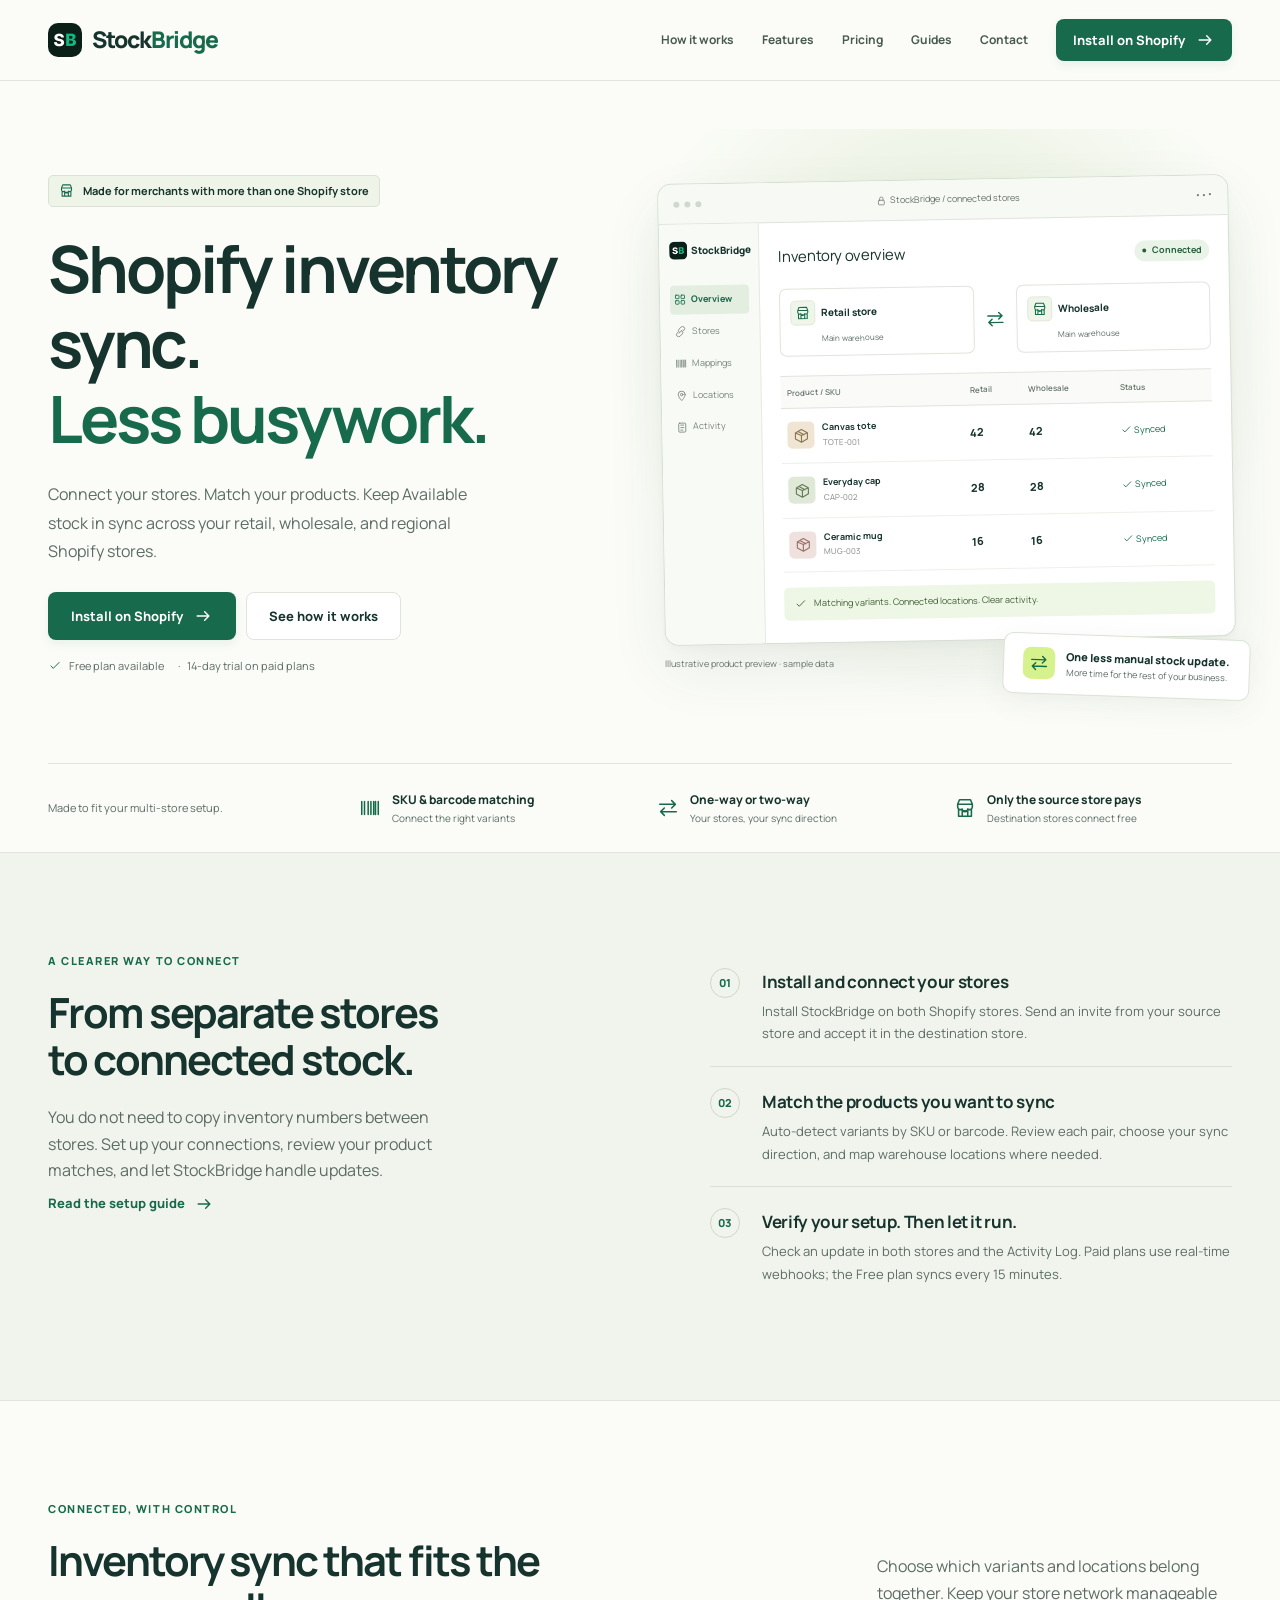
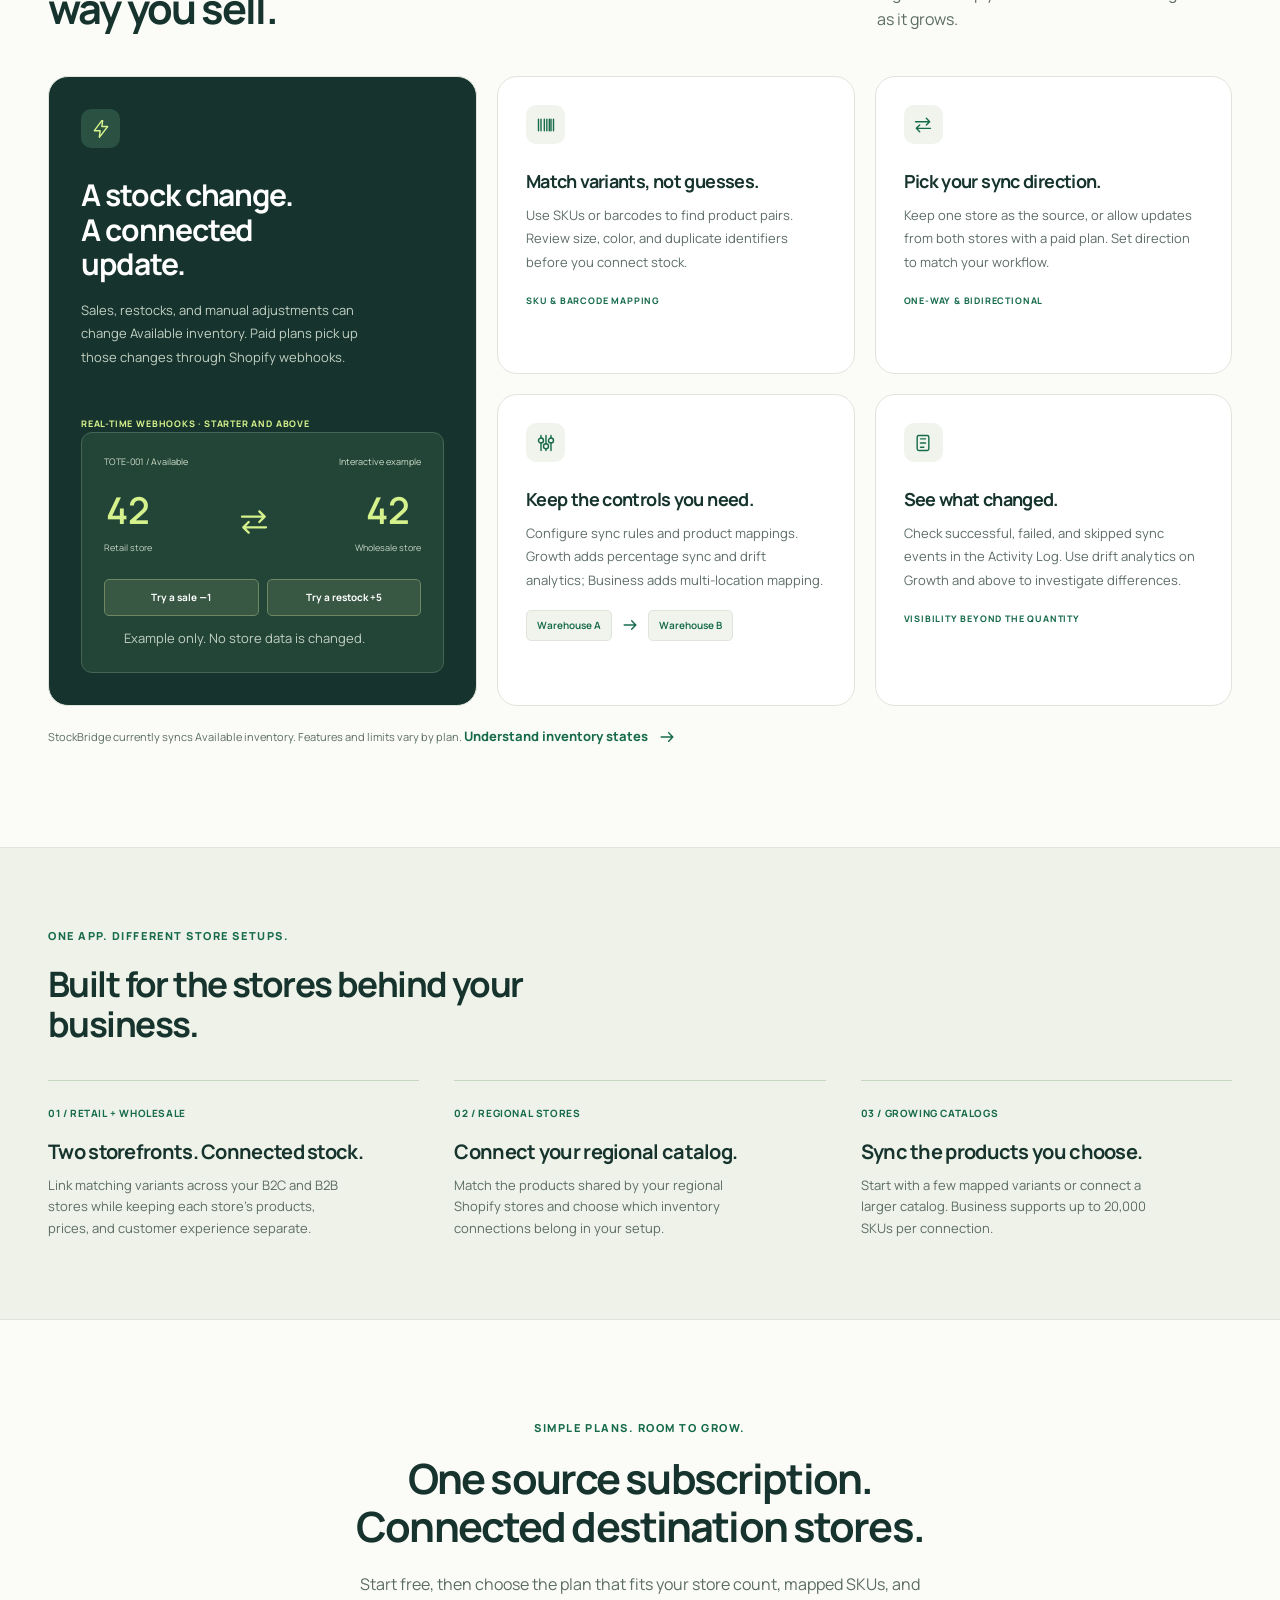
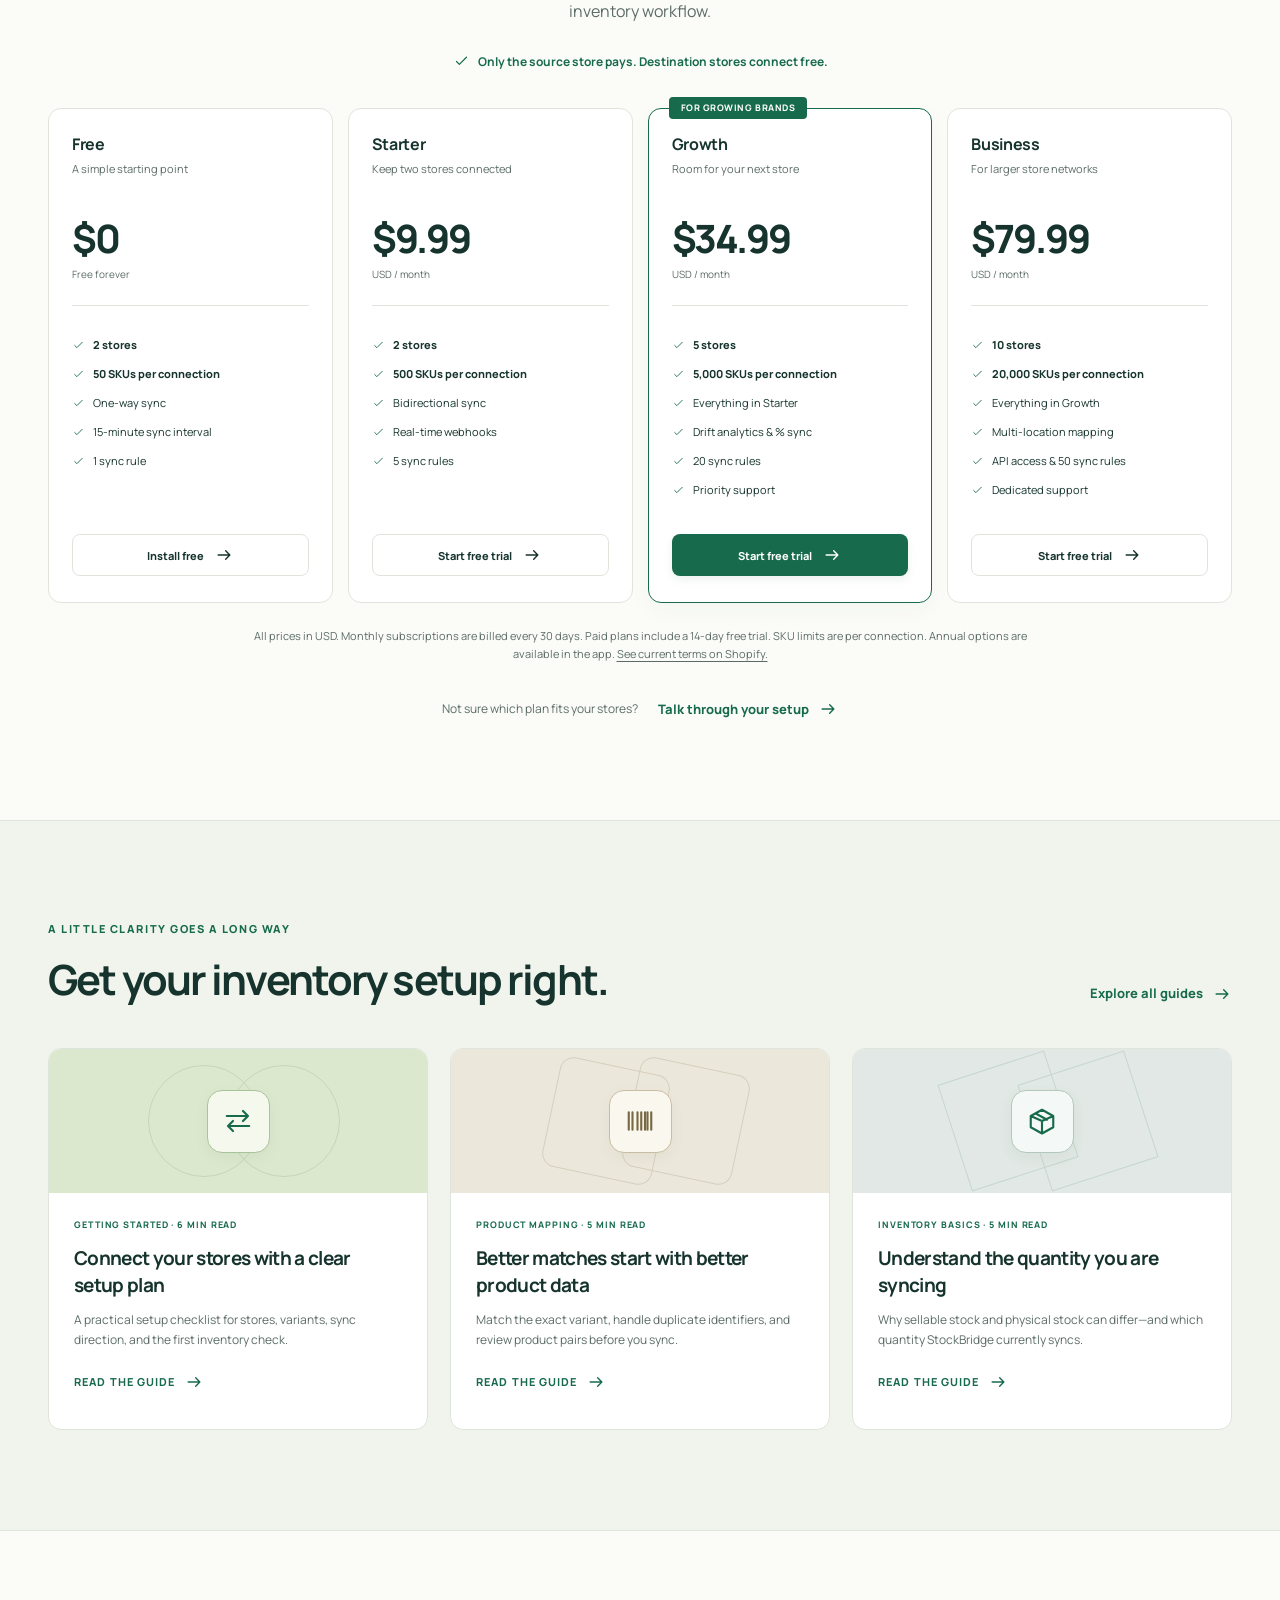
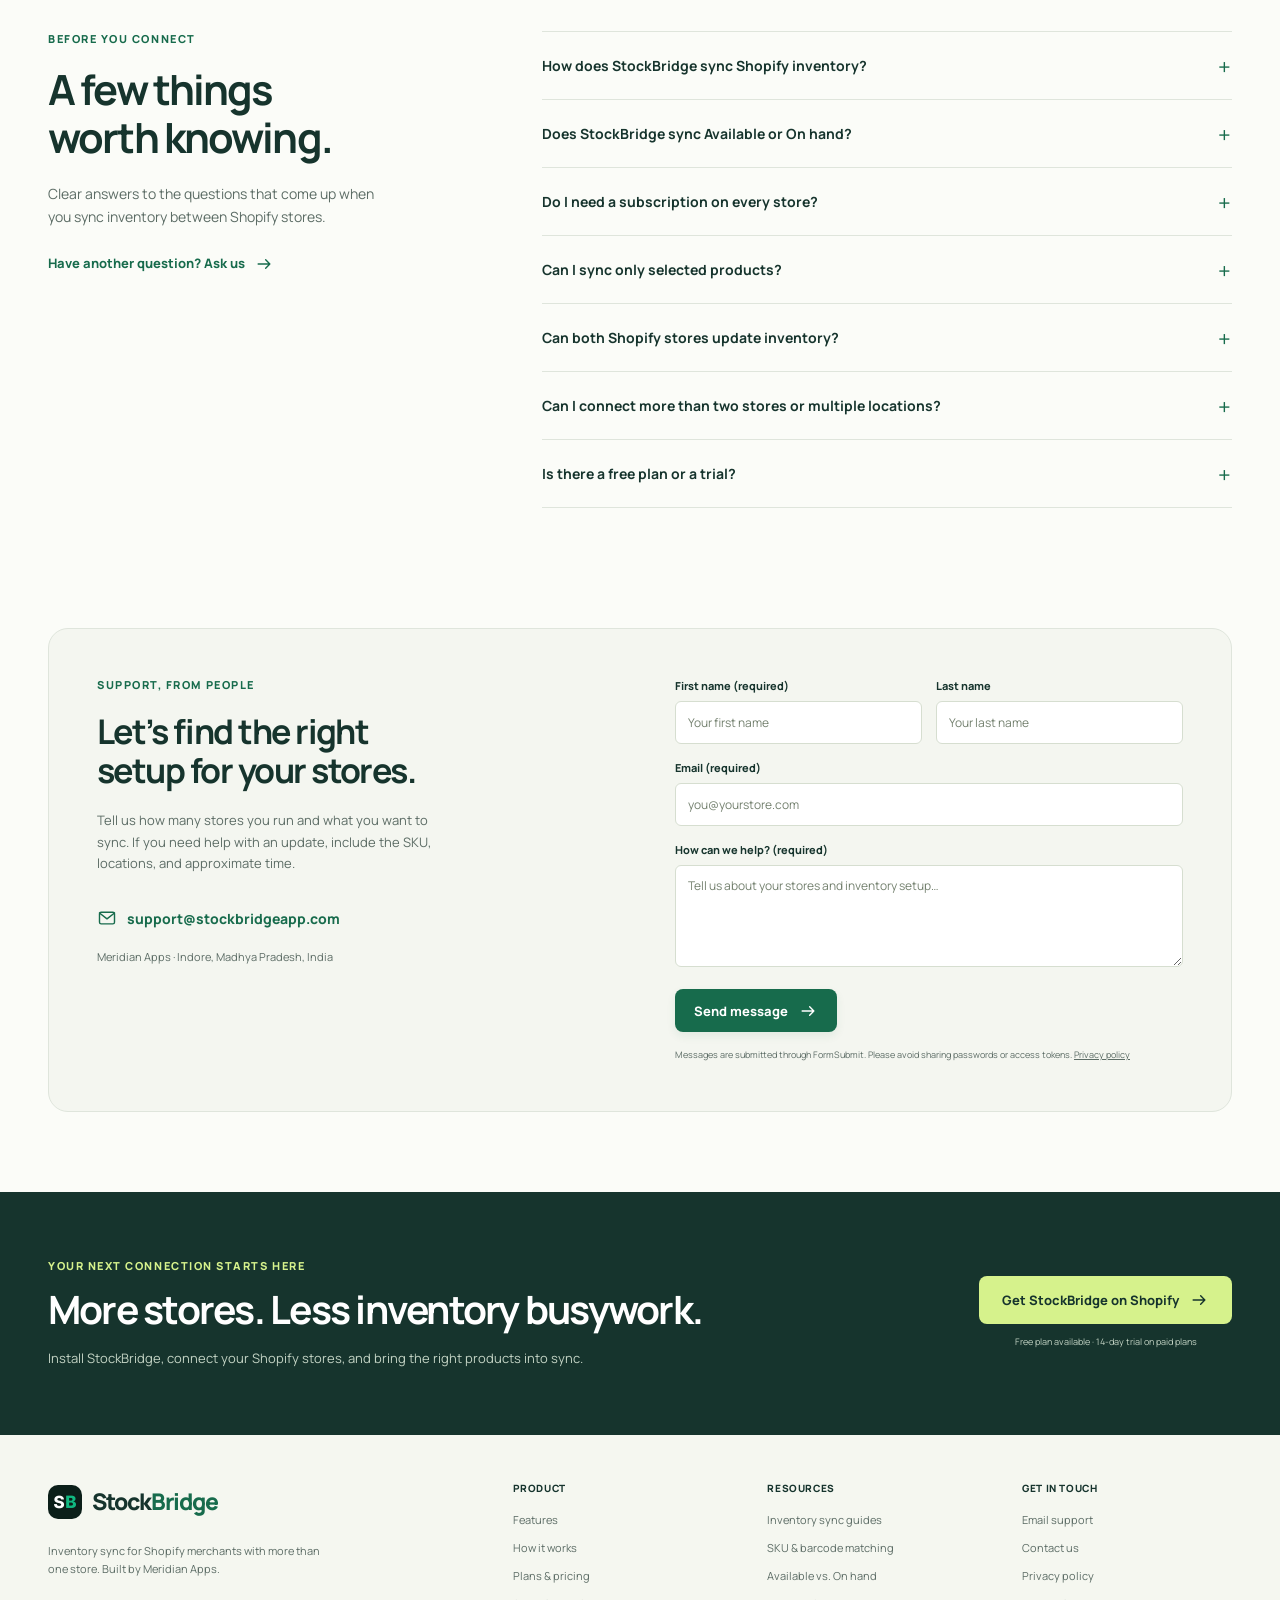
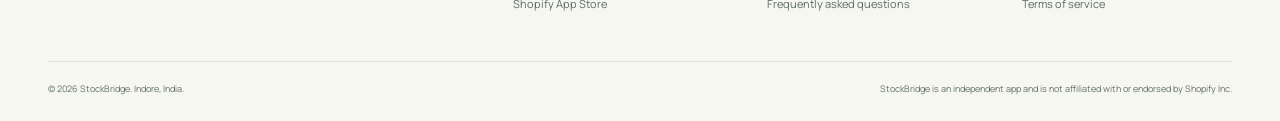
<file: index.html>
<!doctype html>
<html lang="en">
  <head>
    <meta charset="utf-8" />
    <meta name="viewport" content="width=device-width, initial-scale=1" />
    <title>Shopify Inventory Sync for Multiple Stores | StockBridge</title>
    <meta
      name="description"
      content="Sync inventory between Shopify stores with StockBridge. Match SKUs and barcodes, choose one-way or two-way sync, and start free. Paid plans from $9.99/month."
    />
    <meta name="robots" content="index, follow, max-image-preview:large" />
    <meta name="theme-color" content="#16342d" />
    <link rel="canonical" href="https://stockbridgeapp.com/" />
    <link rel="icon" href="/favicon.ico" />
    <link rel="apple-touch-icon" href="/apple-touch-icon.png" />
    <meta property="og:type" content="website" />
    <meta property="og:site_name" content="StockBridge" />
    <meta property="og:locale" content="en_US" />
    <meta
      property="og:title"
      content="Shopify Inventory Sync for Multiple Stores | StockBridge"
    />
    <meta
      property="og:description"
      content="Sync inventory between Shopify stores with StockBridge. Match SKUs and barcodes, choose one-way or two-way sync, and start free. Paid plans from $9.99/month."
    />
    <meta property="og:url" content="https://stockbridgeapp.com/" />
    <meta
      property="og:image"
      content="https://stockbridgeapp.com/assets/stockbridge-social.png"
    />
    <meta property="og:image:width" content="1200" />
    <meta property="og:image:height" content="630" />
    <meta
      property="og:image:alt"
      content="StockBridge — Shopify inventory sync. More stores. Less busywork."
    />
    <meta name="twitter:card" content="summary_large_image" />
    <meta
      name="twitter:title"
      content="Shopify Inventory Sync for Multiple Stores | StockBridge"
    />
    <meta
      name="twitter:description"
      content="Sync inventory between Shopify stores with StockBridge. Match SKUs and barcodes, choose one-way or two-way sync, and start free. Paid plans from $9.99/month."
    />
    <meta
      name="twitter:image"
      content="https://stockbridgeapp.com/assets/stockbridge-social.png"
    />
    <meta
      name="twitter:image:alt"
      content="StockBridge — inventory sync for Shopify stores"
    />
    <link
      rel="preload"
      href="/assets/fonts/manrope-latin.woff2"
      as="font"
      type="font/woff2"
      crossorigin
    />
    <link rel="stylesheet" href="/assets/site.css" />
    <script src="/assets/site.js" defer></script>
    <noscript
      ><style>
        @media (max-width: 700px) {
          .site-header {
            position: static;
          }
          .nav-wrap {
            height: auto;
            flex-wrap: wrap;
            padding-block: 16px;
          }
          .menu-toggle {
            display: none;
          }
          .nav-links {
            display: flex;
            position: static;
            box-shadow: none;
            border: 0;
            padding: 0;
            width: 100%;
          }
        }
        .demo-controls {
          display: none;
        }
      </style></noscript
    >
    <script type="application/ld+json">
      {
        "@context": "https://schema.org",
        "@graph": [
          {
            "@type": "Organization",
            "@id": "https://stockbridgeapp.com/#organization",
            "name": "Meridian Apps",
            "url": "https://stockbridgeapp.com/",
            "logo": "https://stockbridgeapp.com/logo.png",
            "email": "support@stockbridgeapp.com"
          },
          {
            "@type": "WebSite",
            "@id": "https://stockbridgeapp.com/#website",
            "name": "StockBridge",
            "url": "https://stockbridgeapp.com/",
            "publisher": {
              "@id": "https://stockbridgeapp.com/#organization"
            },
            "inLanguage": "en"
          },
          {
            "@type": "WebPage",
            "@id": "https://stockbridgeapp.com/#webpage",
            "url": "https://stockbridgeapp.com/",
            "name": "Shopify Inventory Sync for Multiple Stores | StockBridge",
            "isPartOf": {
              "@id": "https://stockbridgeapp.com/#website"
            },
            "about": {
              "@id": "https://stockbridgeapp.com/#app"
            },
            "inLanguage": "en"
          },
          {
            "@type": "SoftwareApplication",
            "@id": "https://stockbridgeapp.com/#app",
            "name": "StockBridge",
            "applicationCategory": "BusinessApplication",
            "operatingSystem": "Web / Shopify",
            "url": "https://stockbridgeapp.com/",
            "installUrl": "https://apps.shopify.com/stockbridge-2",
            "description": "Sync Available inventory between Shopify stores. Match variants by SKU or barcode and choose one-way or bidirectional sync according to your plan.",
            "publisher": {
              "@id": "https://stockbridgeapp.com/#organization"
            },
            "featureList": [
              "Available inventory sync between Shopify stores",
              "SKU and barcode product variant matching",
              "One-way sync; bidirectional sync on paid plans",
              "Activity logs and configurable sync rules",
              "Multi-location mapping on Business"
            ],
            "offers": [
              {
                "@type": "Offer",
                "name": "Free",
                "price": "0",
                "priceCurrency": "USD",
                "url": "https://stockbridgeapp.com/#pricing",
                "description": "2 stores, 50 SKUs per connection. Free forever."
              },
              {
                "@type": "Offer",
                "name": "Starter",
                "price": "9.99",
                "priceCurrency": "USD",
                "url": "https://stockbridgeapp.com/#pricing",
                "description": "2 stores, 500 SKUs per connection. USD / month."
              },
              {
                "@type": "Offer",
                "name": "Growth",
                "price": "34.99",
                "priceCurrency": "USD",
                "url": "https://stockbridgeapp.com/#pricing",
                "description": "5 stores, 5,000 SKUs per connection. USD / month."
              },
              {
                "@type": "Offer",
                "name": "Business",
                "price": "79.99",
                "priceCurrency": "USD",
                "url": "https://stockbridgeapp.com/#pricing",
                "description": "10 stores, 20,000 SKUs per connection. USD / month."
              }
            ],
            "sameAs": ["https://apps.shopify.com/stockbridge-2"]
          }
        ]
      }
    </script>
  </head>
  <body>
    <a class="skip-link" href="#main">Skip to content</a>
    <svg
      class="svg-library"
      aria-hidden="true"
      xmlns="http://www.w3.org/2000/svg"
    >
      <defs>
        <symbol id="i-arrow" viewBox="0 0 24 24">
          <path d="M5 12h14m-5-5 5 5-5 5" />
        </symbol>
        <symbol id="i-check" viewBox="0 0 24 24">
          <path d="m5 12 4 4L19 6" />
        </symbol>
        <symbol id="i-sync" viewBox="0 0 24 24">
          <path d="M3 8h17m-4-4 4 4-4 4M21 16H4m4-4-4 4 4 4" />
        </symbol>
        <symbol id="i-store" viewBox="0 0 24 24">
          <path
            d="m4 8 2-5h12l2 5v3a3 3 0 0 1-5 2 3 3 0 0 1-6 0 3 3 0 0 1-5-2V8Zm1 6v7h14v-7M9 21v-6h6v6M4 8h16"
          />
        </symbol>
        <symbol id="i-box" viewBox="0 0 24 24">
          <path
            d="m12 3 9 5v9l-9 5-9-5V8l9-5Zm0 9 9-4M12 12 3 8m9 4v10M7 6l9 5"
          />
        </symbol>
        <symbol id="i-bolt" viewBox="0 0 24 24">
          <path d="m13 2-9 12h7l-1 8 10-13h-7l1-7Z" />
        </symbol>
        <symbol id="i-grid" viewBox="0 0 24 24">
          <rect x="3" y="3" width="7" height="7" rx="1" />
          <rect x="14" y="3" width="7" height="7" rx="1" />
          <rect x="3" y="14" width="7" height="7" rx="1" />
          <rect x="14" y="14" width="7" height="7" rx="1" />
        </symbol>
        <symbol id="i-link" viewBox="0 0 24 24">
          <path
            d="m9 15 6-6m-8 4-2 2a4 4 0 0 0 6 6l4-4a4 4 0 0 0 0-6m2 0 2-2a4 4 0 0 0-6-6L9 7a4 4 0 0 0 0 6"
          />
        </symbol>
        <symbol id="i-barcode" viewBox="0 0 24 24">
          <path d="M3 5v14M6 5v14M10 5v14M13 5v14M16 5v14M21 5v14M18 5v14" />
        </symbol>
        <symbol id="i-location" viewBox="0 0 24 24">
          <path d="M19 10c0 5-7 12-7 12S5 15 5 10a7 7 0 1 1 14 0Z" />
          <circle cx="12" cy="10" r="2.5" />
        </symbol>
        <symbol id="i-chart" viewBox="0 0 24 24">
          <path d="M3 3v18h18M7 15l4-5 4 3 6-8" />
        </symbol>
        <symbol id="i-sliders" viewBox="0 0 24 24">
          <path d="M6 3v3m0 6v9m6-18v10m0 6v2m6-18v3m0 6v9" />
          <circle cx="6" cy="9" r="3" />
          <circle cx="12" cy="16" r="3" />
          <circle cx="18" cy="9" r="3" />
        </symbol>
        <symbol id="i-clock" viewBox="0 0 24 24">
          <circle cx="12" cy="12" r="9" />
          <path d="M12 6v6l4 2" />
        </symbol>
        <symbol id="i-log" viewBox="0 0 24 24">
          <rect x="5" y="3" width="14" height="18" rx="2" />
          <path d="M9 7h6M9 12h6M9 17h4" />
        </symbol>
        <symbol id="i-shield" viewBox="0 0 24 24">
          <path d="m12 2 9 4v6c0 5-9 10-9 10S3 17 3 12V6l9-4Z" />
          <path d="m8 11 3 3 5-5" />
        </symbol>
        <symbol id="i-mail" viewBox="0 0 24 24">
          <rect x="3" y="5" width="18" height="14" rx="2" />
          <path d="m3 6 9 7 9-7" />
        </symbol>
        <symbol id="i-menu" viewBox="0 0 24 24">
          <path d="M4 6h16M4 12h16M4 18h16" />
        </symbol>
        <symbol id="i-close" viewBox="0 0 24 24">
          <path d="m6 6 12 12M18 6 6 18" />
        </symbol>
        <symbol id="i-lock" viewBox="0 0 24 24">
          <rect x="5" y="10" width="14" height="11" rx="2" />
          <path d="M8 10V6a4 4 0 0 1 8 0v4" />
        </symbol>
        <symbol id="i-book" viewBox="0 0 24 24">
          <path
            d="M12 5v16M12 5C9 3 5 3 2 4v16c3-1 7-1 10 1 3-2 7-2 10-1V4c-3-1-7-1-10 1Z"
          />
        </symbol>
      </defs>
    </svg>
    <header class="site-header">
      <div class="container nav-wrap">
        <a class="brand" href="/" aria-label="StockBridge home"
          ><img src="/logo.png" alt="" width="34" height="34" /><span
            class="brand-name"
            >Stock<span>Bridge</span></span
          ></a
        >
        <button
          class="menu-toggle"
          type="button"
          aria-label="Open navigation"
          aria-controls="primary-navigation"
          aria-expanded="false"
        >
          <svg class="icon menu-icon" aria-hidden="true" focusable="false">
            <use href="#i-menu"></use></svg
          ><svg class="icon close-icon" aria-hidden="true" focusable="false">
            <use href="#i-close"></use>
          </svg>
        </button>
        <nav
          class="nav-links"
          id="primary-navigation"
          aria-label="Main navigation"
        >
          <a href="/#how-it-works">How it works</a
          ><a href="/#features">Features</a><a href="/#pricing">Pricing</a
          ><a href="/guides/">Guides</a><a href="/#contact">Contact</a>
          <a
            class="button button-primary"
            href="https://apps.shopify.com/stockbridge-2"
            >Install on Shopify
            <svg class="icon" aria-hidden="true" focusable="false">
              <use href="#i-arrow"></use></svg
          ></a>
        </nav>
      </div>
    </header>
    <main id="main">
      <section class="hero" aria-labelledby="hero-title">
        <div class="container">
          <div class="hero-grid">
            <div class="hero-copy">
              <span class="hero-label"
                ><svg class="icon" aria-hidden="true" focusable="false">
                  <use href="#i-store"></use>
                </svg>
                Made for merchants with more than one Shopify store</span
              >
              <h1 id="hero-title">
                Shopify inventory sync.<br /><em>Less busywork.</em>
              </h1>
              <p>
                Connect your stores. Match your products. Keep Available stock
                in sync across your retail, wholesale, and regional Shopify
                stores.
              </p>
              <div class="hero-actions">
                <a
                  class="button button-primary"
                  href="https://apps.shopify.com/stockbridge-2"
                  >Install on Shopify
                  <svg class="icon" aria-hidden="true" focusable="false">
                    <use href="#i-arrow"></use></svg></a
                ><a class="button button-secondary" href="#how-it-works"
                  >See how it works</a
                >
              </div>
              <div class="hero-note">
                <svg class="icon" aria-hidden="true" focusable="false">
                  <use href="#i-check"></use></svg
                ><span>Free plan available</span
                ><span>14-day trial on paid plans</span>
              </div>
            </div>
            <div class="hero-visual">
              <div
                class="demo-window"
                role="img"
                aria-label="Illustrative StockBridge dashboard showing three matched product variants with equal Available quantities in a retail and wholesale store. This is sample data."
              >
                <div class="demo-toolbar">
                  <span class="window-dots"><i></i><i></i><i></i></span
                  ><span class="demo-address"
                    ><svg class="icon" aria-hidden="true" focusable="false">
                      <use href="#i-lock"></use>
                    </svg>
                    StockBridge / connected stores</span
                  ><span>•••</span>
                </div>
                <div class="demo-app">
                  <div class="demo-sidebar">
                    <div class="demo-brand">
                      <img
                        src="/logo.png"
                        alt=""
                        width="18"
                        height="18"
                      />StockBridge
                    </div>
                    <div class="demo-nav-item selected">
                      <svg class="icon" aria-hidden="true" focusable="false">
                        <use href="#i-grid"></use>
                      </svg>
                      Overview
                    </div>
                    <div class="demo-nav-item">
                      <svg class="icon" aria-hidden="true" focusable="false">
                        <use href="#i-link"></use>
                      </svg>
                      Stores
                    </div>
                    <div class="demo-nav-item">
                      <svg class="icon" aria-hidden="true" focusable="false">
                        <use href="#i-barcode"></use>
                      </svg>
                      Mappings
                    </div>
                    <div class="demo-nav-item">
                      <svg class="icon" aria-hidden="true" focusable="false">
                        <use href="#i-location"></use>
                      </svg>
                      Locations
                    </div>
                    <div class="demo-nav-item">
                      <svg class="icon" aria-hidden="true" focusable="false">
                        <use href="#i-log"></use>
                      </svg>
                      Activity
                    </div>
                  </div>
                  <div class="demo-content">
                    <div class="demo-title-row">
                      <span class="demo-heading">Inventory overview</span
                      ><span class="pill">Connected</span>
                    </div>
                    <div class="demo-stores">
                      <div class="demo-store">
                        <div class="demo-store-top">
                          <span class="store-icon"
                            ><svg
                              class="icon"
                              aria-hidden="true"
                              focusable="false"
                            >
                              <use href="#i-store"></use></svg></span
                          >Retail store
                        </div>
                        <small>Main warehouse</small>
                      </div>
                      <span class="sync-arrow"
                        ><svg class="icon" aria-hidden="true" focusable="false">
                          <use href="#i-sync"></use></svg
                      ></span>
                      <div class="demo-store">
                        <div class="demo-store-top">
                          <span class="store-icon"
                            ><svg
                              class="icon"
                              aria-hidden="true"
                              focusable="false"
                            >
                              <use href="#i-store"></use></svg></span
                          >Wholesale
                        </div>
                        <small>Main warehouse</small>
                      </div>
                    </div>
                    <table class="demo-table">
                      <thead>
                        <tr>
                          <th>Product / SKU</th>
                          <th>Retail</th>
                          <th>Wholesale</th>
                          <th>Status</th>
                        </tr>
                      </thead>
                      <tbody>
                        <tr>
                          <td>
                            <div class="demo-product">
                              <span class="product-tile"
                                ><svg
                                  class="icon"
                                  aria-hidden="true"
                                  focusable="false"
                                >
                                  <use href="#i-box"></use></svg
                              ></span>
                              <div>
                                <strong>Canvas tote</strong
                                ><small>TOTE-001</small>
                              </div>
                            </div>
                          </td>
                          <td class="quantity">42</td>
                          <td class="quantity">42</td>
                          <td class="status">
                            <svg
                              class="icon"
                              aria-hidden="true"
                              focusable="false"
                            >
                              <use href="#i-check"></use></svg
                            >Synced
                          </td>
                        </tr>
                        <tr>
                          <td>
                            <div class="demo-product">
                              <span class="product-tile sage"
                                ><svg
                                  class="icon"
                                  aria-hidden="true"
                                  focusable="false"
                                >
                                  <use href="#i-box"></use></svg
                              ></span>
                              <div>
                                <strong>Everyday cap</strong
                                ><small>CAP-002</small>
                              </div>
                            </div>
                          </td>
                          <td class="quantity">28</td>
                          <td class="quantity">28</td>
                          <td class="status">
                            <svg
                              class="icon"
                              aria-hidden="true"
                              focusable="false"
                            >
                              <use href="#i-check"></use></svg
                            >Synced
                          </td>
                        </tr>
                        <tr>
                          <td>
                            <div class="demo-product">
                              <span class="product-tile rose"
                                ><svg
                                  class="icon"
                                  aria-hidden="true"
                                  focusable="false"
                                >
                                  <use href="#i-box"></use></svg
                              ></span>
                              <div>
                                <strong>Ceramic mug</strong
                                ><small>MUG-003</small>
                              </div>
                            </div>
                          </td>
                          <td class="quantity">16</td>
                          <td class="quantity">16</td>
                          <td class="status">
                            <svg
                              class="icon"
                              aria-hidden="true"
                              focusable="false"
                            >
                              <use href="#i-check"></use></svg
                            >Synced
                          </td>
                        </tr>
                      </tbody>
                    </table>
                    <div class="demo-notice">
                      <svg class="icon" aria-hidden="true" focusable="false">
                        <use href="#i-check"></use>
                      </svg>
                      Matching variants. Connected locations. Clear activity.
                    </div>
                  </div>
                </div>
              </div>
              <div class="floating-note" aria-hidden="true">
                <span class="notice-icon"
                  ><svg class="icon" aria-hidden="true" focusable="false">
                    <use href="#i-sync"></use></svg
                ></span>
                <div>
                  <strong>One less manual stock update.</strong
                  ><small>More time for the rest of your business.</small>
                </div>
              </div>
              <p class="demo-caption">
                Illustrative product preview · sample data
              </p>
            </div>
          </div>
          <div class="hero-bottom">
            <span>Made to fit your multi-store setup.</span>
            <div class="hero-fact">
              <svg class="icon" aria-hidden="true" focusable="false">
                <use href="#i-barcode"></use>
              </svg>
              <div>
                <strong>SKU &amp; barcode matching</strong
                ><small>Connect the right variants</small>
              </div>
            </div>
            <div class="hero-fact">
              <svg class="icon" aria-hidden="true" focusable="false">
                <use href="#i-sync"></use>
              </svg>
              <div>
                <strong>One-way or two-way</strong
                ><small>Your stores, your sync direction</small>
              </div>
            </div>
            <div class="hero-fact">
              <svg class="icon" aria-hidden="true" focusable="false">
                <use href="#i-store"></use>
              </svg>
              <div>
                <strong>Only the source store pays</strong
                ><small>Destination stores connect free</small>
              </div>
            </div>
          </div>
        </div>
      </section>

      <section class="section workflow-section" id="how-it-works">
        <div class="container workflow-layout">
          <div class="section-heading">
            <span class="eyebrow">A clearer way to connect</span>
            <h2>From separate stores to connected stock.</h2>
            <p>
              You do not need to copy inventory numbers between stores. Set up
              your connections, review your product matches, and let StockBridge
              handle updates.
            </p>
            <a
              class="text-link"
              href="/guides/sync-inventory-between-shopify-stores/"
              >Read the setup guide
              <svg class="icon" aria-hidden="true" focusable="false">
                <use href="#i-arrow"></use></svg
            ></a>
          </div>
          <ol class="workflow-steps">
            <li>
              <span class="step-number">01</span>
              <div>
                <h3>Install and connect your stores</h3>
                <p>
                  Install StockBridge on both Shopify stores. Send an invite
                  from your source store and accept it in the destination store.
                </p>
              </div>
            </li>
            <li>
              <span class="step-number">02</span>
              <div>
                <h3>Match the products you want to sync</h3>
                <p>
                  Auto-detect variants by SKU or barcode. Review each pair,
                  choose your sync direction, and map warehouse locations where
                  needed.
                </p>
              </div>
            </li>
            <li>
              <span class="step-number">03</span>
              <div>
                <h3>Verify your setup. Then let it run.</h3>
                <p>
                  Check an update in both stores and the Activity Log. Paid
                  plans use real-time webhooks; the Free plan syncs every 15
                  minutes.
                </p>
              </div>
            </li>
          </ol>
        </div>
      </section>

      <section class="section" id="features">
        <div class="container">
          <div class="section-heading split-heading">
            <div>
              <span class="eyebrow">Connected, with control</span>
              <h2>Inventory sync that fits the way you sell.</h2>
            </div>
            <p>
              Choose which variants and locations belong together. Keep your
              store network manageable as it grows.
            </p>
          </div>
          <div class="features-grid">
            <article class="feature-card feature-main">
              <span class="feature-icon"
                ><svg class="icon" aria-hidden="true" focusable="false">
                  <use href="#i-bolt"></use></svg
              ></span>
              <h3>A stock change.<br />A connected update.</h3>
              <p>
                Sales, restocks, and manual adjustments can change Available
                inventory. Paid plans pick up those changes through Shopify
                webhooks.
              </p>
              <span class="tag">Real-time webhooks · Starter and above</span>
              <div class="sync-widget" data-simulation>
                <div class="sync-widget-label">
                  <span>TOTE-001 / Available</span
                  ><span>Interactive example</span>
                </div>
                <div class="sync-widget-counts">
                  <div class="count">
                    <strong data-count>42</strong><small>Retail store</small>
                  </div>
                  <svg class="icon" aria-hidden="true" focusable="false">
                    <use href="#i-sync"></use>
                  </svg>
                  <div class="count">
                    <strong data-count>42</strong><small>Wholesale store</small>
                  </div>
                </div>
                <div class="demo-controls">
                  <button type="button" data-change="-1">Try a sale −1</button
                  ><button type="button" data-change="5">
                    Try a restock +5
                  </button>
                </div>
                <p
                  class="simulation-note"
                  data-simulation-status
                  aria-live="polite"
                  aria-atomic="true"
                >
                  Example only. No store data is changed.
                </p>
              </div>
            </article>
            <article class="feature-card">
              <span class="feature-icon"
                ><svg class="icon" aria-hidden="true" focusable="false">
                  <use href="#i-barcode"></use></svg
              ></span>
              <h3>Match variants, not guesses.</h3>
              <p>
                Use SKUs or barcodes to find product pairs. Review size, color,
                and duplicate identifiers before you connect stock.
              </p>
              <span class="tag">SKU &amp; barcode mapping</span>
            </article>
            <article class="feature-card">
              <span class="feature-icon"
                ><svg class="icon" aria-hidden="true" focusable="false">
                  <use href="#i-sync"></use></svg
              ></span>
              <h3>Pick your sync direction.</h3>
              <p>
                Keep one store as the source, or allow updates from both stores
                with a paid plan. Set direction to match your workflow.
              </p>
              <span class="tag">One-way &amp; bidirectional</span>
            </article>
            <article class="feature-card">
              <span class="feature-icon"
                ><svg class="icon" aria-hidden="true" focusable="false">
                  <use href="#i-sliders"></use></svg
              ></span>
              <h3>Keep the controls you need.</h3>
              <p>
                Configure sync rules and product mappings. Growth adds
                percentage sync and drift analytics; Business adds
                multi-location mapping.
              </p>
              <div class="mini-locations">
                <span>Warehouse A</span
                ><svg class="icon" aria-hidden="true" focusable="false">
                  <use href="#i-arrow"></use></svg
                ><span>Warehouse B</span>
              </div>
            </article>
            <article class="feature-card">
              <span class="feature-icon"
                ><svg class="icon" aria-hidden="true" focusable="false">
                  <use href="#i-log"></use></svg
              ></span>
              <h3>See what changed.</h3>
              <p>
                Check successful, failed, and skipped sync events in the
                Activity Log. Use drift analytics on Growth and above to
                investigate differences.
              </p>
              <span class="tag">Visibility beyond the quantity</span>
            </article>
          </div>
          <p class="features-footnote">
            StockBridge currently syncs Available inventory. Features and limits
            vary by plan.
            <a class="text-link" href="/guides/available-vs-on-hand/"
              >Understand inventory states
              <svg class="icon" aria-hidden="true" focusable="false">
                <use href="#i-arrow"></use></svg
            ></a>
          </p>
        </div>
      </section>

      <section class="use-cases">
        <div class="container">
          <div class="section-heading">
            <span class="eyebrow">One app. Different store setups.</span>
            <h2>Built for the stores behind your business.</h2>
          </div>
          <div class="use-case-grid">
            <article class="use-case">
              <span>01 / RETAIL + WHOLESALE</span>
              <h3>Two storefronts. Connected stock.</h3>
              <p>
                Link matching variants across your B2C and B2B stores while
                keeping each store’s products, prices, and customer experience
                separate.
              </p>
            </article>
            <article class="use-case">
              <span>02 / REGIONAL STORES</span>
              <h3>Connect your regional catalog.</h3>
              <p>
                Match the products shared by your regional Shopify stores and
                choose which inventory connections belong in your setup.
              </p>
            </article>
            <article class="use-case">
              <span>03 / GROWING CATALOGS</span>
              <h3>Sync the products you choose.</h3>
              <p>
                Start with a few mapped variants or connect a larger catalog.
                Business supports up to 20,000 SKUs per connection.
              </p>
            </article>
          </div>
        </div>
      </section>

      <section class="section" id="pricing">
        <div class="container">
          <div class="section-heading pricing-heading">
            <span class="eyebrow">Simple plans. Room to grow.</span>
            <h2>One source subscription.<br />Connected destination stores.</h2>
            <p>
              Start free, then choose the plan that fits your store count,
              mapped SKUs, and inventory workflow.
            </p>
          </div>
          <div class="pricing-note">
            <svg class="icon" aria-hidden="true" focusable="false">
              <use href="#i-check"></use>
            </svg>
            Only the source store pays. Destination stores connect free.
          </div>
          <div class="plans">
            <article class="plan">
              <h3>Free</h3>
              <p class="plan-description">A simple starting point</p>
              <div class="plan-price">$0</div>
              <div class="plan-cycle">Free forever</div>
              <ul>
                <li>
                  <svg class="icon" aria-hidden="true" focusable="false">
                    <use href="#i-check"></use></svg
                  ><span><strong>2 stores</strong></span>
                </li>
                <li>
                  <svg class="icon" aria-hidden="true" focusable="false">
                    <use href="#i-check"></use></svg
                  ><span><strong>50 SKUs per connection</strong></span>
                </li>
                <li>
                  <svg class="icon" aria-hidden="true" focusable="false">
                    <use href="#i-check"></use></svg
                  ><span>One-way sync</span>
                </li>
                <li>
                  <svg class="icon" aria-hidden="true" focusable="false">
                    <use href="#i-check"></use></svg
                  ><span>15-minute sync interval</span>
                </li>
                <li>
                  <svg class="icon" aria-hidden="true" focusable="false">
                    <use href="#i-check"></use></svg
                  ><span>1 sync rule</span>
                </li>
              </ul>
              <a
                class="button button-secondary"
                href="https://apps.shopify.com/stockbridge-2"
                aria-label="Install free — Free plan"
                >Install free
                <svg class="icon" aria-hidden="true" focusable="false">
                  <use href="#i-arrow"></use></svg
              ></a>
            </article>
            <article class="plan">
              <h3>Starter</h3>
              <p class="plan-description">Keep two stores connected</p>
              <div class="plan-price">$9.99</div>
              <div class="plan-cycle">USD / month</div>
              <ul>
                <li>
                  <svg class="icon" aria-hidden="true" focusable="false">
                    <use href="#i-check"></use></svg
                  ><span><strong>2 stores</strong></span>
                </li>
                <li>
                  <svg class="icon" aria-hidden="true" focusable="false">
                    <use href="#i-check"></use></svg
                  ><span><strong>500 SKUs per connection</strong></span>
                </li>
                <li>
                  <svg class="icon" aria-hidden="true" focusable="false">
                    <use href="#i-check"></use></svg
                  ><span>Bidirectional sync</span>
                </li>
                <li>
                  <svg class="icon" aria-hidden="true" focusable="false">
                    <use href="#i-check"></use></svg
                  ><span>Real-time webhooks</span>
                </li>
                <li>
                  <svg class="icon" aria-hidden="true" focusable="false">
                    <use href="#i-check"></use></svg
                  ><span>5 sync rules</span>
                </li>
              </ul>
              <a
                class="button button-secondary"
                href="https://apps.shopify.com/stockbridge-2"
                aria-label="Start free trial — Starter plan"
                >Start free trial
                <svg class="icon" aria-hidden="true" focusable="false">
                  <use href="#i-arrow"></use></svg
              ></a>
            </article>
            <article class="plan featured">
              <span class="plan-badge">For growing brands</span>
              <h3>Growth</h3>
              <p class="plan-description">Room for your next store</p>
              <div class="plan-price">$34.99</div>
              <div class="plan-cycle">USD / month</div>
              <ul>
                <li>
                  <svg class="icon" aria-hidden="true" focusable="false">
                    <use href="#i-check"></use></svg
                  ><span><strong>5 stores</strong></span>
                </li>
                <li>
                  <svg class="icon" aria-hidden="true" focusable="false">
                    <use href="#i-check"></use></svg
                  ><span><strong>5,000 SKUs per connection</strong></span>
                </li>
                <li>
                  <svg class="icon" aria-hidden="true" focusable="false">
                    <use href="#i-check"></use></svg
                  ><span>Everything in Starter</span>
                </li>
                <li>
                  <svg class="icon" aria-hidden="true" focusable="false">
                    <use href="#i-check"></use></svg
                  ><span>Drift analytics &amp; % sync</span>
                </li>
                <li>
                  <svg class="icon" aria-hidden="true" focusable="false">
                    <use href="#i-check"></use></svg
                  ><span>20 sync rules</span>
                </li>
                <li>
                  <svg class="icon" aria-hidden="true" focusable="false">
                    <use href="#i-check"></use></svg
                  ><span>Priority support</span>
                </li>
              </ul>
              <a
                class="button button-primary"
                href="https://apps.shopify.com/stockbridge-2"
                aria-label="Start free trial — Growth plan"
                >Start free trial
                <svg class="icon" aria-hidden="true" focusable="false">
                  <use href="#i-arrow"></use></svg
              ></a>
            </article>
            <article class="plan">
              <h3>Business</h3>
              <p class="plan-description">For larger store networks</p>
              <div class="plan-price">$79.99</div>
              <div class="plan-cycle">USD / month</div>
              <ul>
                <li>
                  <svg class="icon" aria-hidden="true" focusable="false">
                    <use href="#i-check"></use></svg
                  ><span><strong>10 stores</strong></span>
                </li>
                <li>
                  <svg class="icon" aria-hidden="true" focusable="false">
                    <use href="#i-check"></use></svg
                  ><span><strong>20,000 SKUs per connection</strong></span>
                </li>
                <li>
                  <svg class="icon" aria-hidden="true" focusable="false">
                    <use href="#i-check"></use></svg
                  ><span>Everything in Growth</span>
                </li>
                <li>
                  <svg class="icon" aria-hidden="true" focusable="false">
                    <use href="#i-check"></use></svg
                  ><span>Multi-location mapping</span>
                </li>
                <li>
                  <svg class="icon" aria-hidden="true" focusable="false">
                    <use href="#i-check"></use></svg
                  ><span>API access &amp; 50 sync rules</span>
                </li>
                <li>
                  <svg class="icon" aria-hidden="true" focusable="false">
                    <use href="#i-check"></use></svg
                  ><span>Dedicated support</span>
                </li>
              </ul>
              <a
                class="button button-secondary"
                href="https://apps.shopify.com/stockbridge-2"
                aria-label="Start free trial — Business plan"
                >Start free trial
                <svg class="icon" aria-hidden="true" focusable="false">
                  <use href="#i-arrow"></use></svg
              ></a>
            </article>
          </div>
          <p class="pricing-terms">
            All prices in USD. Monthly subscriptions are billed every 30 days.
            Paid plans include a 14-day free trial. SKU limits are per
            connection. Annual options are available in the app.
            <a href="https://apps.shopify.com/stockbridge-2"
              >See current terms on Shopify.</a
            >
          </p>
          <div class="plan-fit">
            <span>Not sure which plan fits your stores?</span
            ><a class="text-link" href="#contact"
              >Talk through your setup
              <svg class="icon" aria-hidden="true" focusable="false">
                <use href="#i-arrow"></use></svg
            ></a>
          </div>
        </div>
      </section>

      <section class="section resources" id="guides">
        <div class="container">
          <div class="section-heading split-heading">
            <div>
              <span class="eyebrow">A little clarity goes a long way</span>
              <h2>Get your inventory setup right.</h2>
            </div>
            <a class="text-link" href="/guides/"
              >Explore all guides
              <svg class="icon" aria-hidden="true" focusable="false">
                <use href="#i-arrow"></use></svg
            ></a>
          </div>
          <div class="guide-grid">
            <a
              class="guide-card"
              href="/guides/sync-inventory-between-shopify-stores/"
              ><div class="guide-art" aria-hidden="true">
                <span class="art-symbol"
                  ><svg class="icon" aria-hidden="true" focusable="false">
                    <use href="#i-sync"></use></svg
                ></span>
              </div>
              <div class="guide-card-body">
                <span>Getting started · 6 min read</span>
                <h3>Connect your stores with a clear setup plan</h3>
                <p>
                  A practical setup checklist for stores, variants, sync
                  direction, and the first inventory check.
                </p>
                <span class="text-link"
                  >Read the guide
                  <svg class="icon" aria-hidden="true" focusable="false">
                    <use href="#i-arrow"></use></svg
                ></span></div></a
            ><a class="guide-card" href="/guides/sku-barcode-matching/"
              ><div class="guide-art art-match" aria-hidden="true">
                <span class="art-symbol"
                  ><svg class="icon" aria-hidden="true" focusable="false">
                    <use href="#i-barcode"></use></svg
                ></span>
              </div>
              <div class="guide-card-body">
                <span>Product mapping · 5 min read</span>
                <h3>Better matches start with better product data</h3>
                <p>
                  Match the exact variant, handle duplicate identifiers, and
                  review product pairs before you sync.
                </p>
                <span class="text-link"
                  >Read the guide
                  <svg class="icon" aria-hidden="true" focusable="false">
                    <use href="#i-arrow"></use></svg
                ></span></div></a
            ><a class="guide-card" href="/guides/available-vs-on-hand/"
              ><div class="guide-art art-states" aria-hidden="true">
                <span class="art-symbol"
                  ><svg class="icon" aria-hidden="true" focusable="false">
                    <use href="#i-box"></use></svg
                ></span>
              </div>
              <div class="guide-card-body">
                <span>Inventory basics · 5 min read</span>
                <h3>Understand the quantity you are syncing</h3>
                <p>
                  Why sellable stock and physical stock can differ—and which
                  quantity StockBridge currently syncs.
                </p>
                <span class="text-link"
                  >Read the guide
                  <svg class="icon" aria-hidden="true" focusable="false">
                    <use href="#i-arrow"></use></svg
                ></span></div
            ></a>
          </div>
        </div>
      </section>

      <section class="section" id="faq">
        <div class="container faq-layout">
          <div class="faq-intro">
            <span class="eyebrow">Before you connect</span>
            <h2>A few things worth knowing.</h2>
            <p>
              Clear answers to the questions that come up when you sync
              inventory between Shopify stores.
            </p>
            <a class="text-link" href="mailto:support@stockbridgeapp.com"
              >Have another question? Ask us
              <svg class="icon" aria-hidden="true" focusable="false">
                <use href="#i-arrow"></use></svg
            ></a>
          </div>
          <div class="faq-list">
            <details>
              <summary>How does StockBridge sync Shopify inventory?</summary>
              <p>
                StockBridge connects product variants between your Shopify
                stores and updates their Available inventory based on your sync
                direction and rules. Starter, Growth, and Business use Shopify
                webhooks for real-time updates; the Free plan runs on a
                15-minute interval.
              </p>
            </details>
            <details>
              <summary>Does StockBridge sync Available or On hand?</summary>
              <p>
                StockBridge currently syncs Available inventory—the quantity you
                can sell. It does not separately mirror On hand, Committed,
                Unavailable, or Incoming quantities. Different order commitments
                can leave On hand totals different even when Available
                quantities match.
              </p>
            </details>
            <details>
              <summary>Do I need a subscription on every store?</summary>
              <p>
                No. Only the source store pays for the connection’s plan.
                Destination stores can install and connect without a separate
                subscription. Features and limits depend on the source store’s
                plan.
              </p>
            </details>
            <details>
              <summary>Can I sync only selected products?</summary>
              <p>
                Yes. Use SKU mappings to connect the variants you want to sync.
                Auto-detect finds matches by SKU or barcode; review those pairs
                before enabling them. You can also manage individual mappings.
                Your entire catalog does not have to be connected.
              </p>
            </details>
            <details>
              <summary>Can both Shopify stores update inventory?</summary>
              <p>
                Bidirectional sync is available on Starter and above. It allows
                inventory changes from either store to sync according to the
                connection settings. For shared physical stock, agree on
                location pairs and a restocking process first. Inventory sync
                does not merge the stores’ order commitments into one warehouse
                ledger.
              </p>
            </details>
            <details>
              <summary>
                Can I connect more than two stores or multiple locations?
              </summary>
              <p>
                Growth supports up to 5 stores and Business supports up to 10.
                Business includes multi-location mapping. Each connection has
                its own product pairs and settings, so you can choose what
                should sync between each pair of stores.
              </p>
            </details>
            <details>
              <summary>Is there a free plan or a trial?</summary>
              <p>
                The Free plan includes 2 stores, up to 50 SKUs per connection,
                one-way sync, and a 15-minute interval. Paid plans include a
                14-day free trial. Plan prices are in USD; Shopify shows the
                subscription terms when you approve a paid plan.
              </p>
            </details>
          </div>
        </div>
      </section>

      <section class="contact-section" id="contact">
        <div class="container">
          <div class="contact-panel">
            <div class="contact-copy">
              <span class="eyebrow">Support, from people</span>
              <h2>Let’s find the right setup for your stores.</h2>
              <p>
                Tell us how many stores you run and what you want to sync. If
                you need help with an update, include the SKU, locations, and
                approximate time.
              </p>
              <a class="contact-email" href="mailto:support@stockbridgeapp.com"
                ><svg class="icon" aria-hidden="true" focusable="false">
                  <use href="#i-mail"></use>
                </svg>
                support@stockbridgeapp.com</a
              >
              <p class="contact-location">
                Meridian Apps · Indore, Madhya Pradesh, India
              </p>
            </div>
            <form
              class="contact-form"
              action="https://formsubmit.co/support@stockbridgeapp.com"
              method="POST"
            >
              <input
                type="hidden"
                name="_subject"
                value="StockBridge Website Contact"
              /><input
                type="hidden"
                name="_next"
                value="https://stockbridgeapp.com/?contact=sent#contact"
              /><input type="hidden" name="_template" value="table" />
              <input type="hidden" name="_captcha" value="false" />
              <div class="honeypot" aria-hidden="true">
                <label for="contact-honey">Leave this empty</label
                ><input
                  id="contact-honey"
                  name="_honey"
                  type="text"
                  tabindex="-1"
                  autocomplete="off"
                />
              </div>
              <div class="form-row">
                <div>
                  <label for="contact-first">First name (required)</label
                  ><input
                    id="contact-first"
                    type="text"
                    name="first_name"
                    autocomplete="given-name"
                    placeholder="Your first name"
                    maxlength="100"
                    required
                  />
                </div>
                <div>
                  <label for="contact-last">Last name</label
                  ><input
                    id="contact-last"
                    type="text"
                    name="last_name"
                    autocomplete="family-name"
                    placeholder="Your last name"
                    maxlength="100"
                  />
                </div>
              </div>
              <div>
                <label for="contact-email">Email (required)</label
                ><input
                  id="contact-email"
                  type="email"
                  name="email"
                  autocomplete="email"
                  placeholder="you@yourstore.com"
                  maxlength="254"
                  required
                />
              </div>
              <div>
                <label for="contact-message">How can we help? (required)</label
                ><textarea
                  id="contact-message"
                  name="message"
                  rows="4"
                  placeholder="Tell us about your stores and inventory setup…"
                  maxlength="5000"
                  required
                ></textarea>
              </div>
              <button class="button button-primary" type="submit">
                Send message
                <svg class="icon" aria-hidden="true" focusable="false">
                  <use href="#i-arrow"></use>
                </svg>
              </button>
              <p class="form-note">
                Messages are submitted through FormSubmit. Please avoid sharing
                passwords or access tokens.
                <a href="/privacy">Privacy policy</a>
              </p>
              <p
                id="contact-result"
                class="form-note"
                role="status"
                tabindex="-1"
                hidden
              >
                Thank you for getting in touch. If you need to follow up, email
                support@stockbridgeapp.com.
              </p>
            </form>
          </div>
        </div>
      </section>

      <section class="final-cta">
        <div class="container cta-row">
          <div>
            <span class="eyebrow">Your next connection starts here</span>
            <h2>More stores. Less inventory busywork.</h2>
            <p>
              Install StockBridge, connect your Shopify stores, and bring the
              right products into sync.
            </p>
          </div>
          <div class="cta-action">
            <a
              class="button button-lime"
              href="https://apps.shopify.com/stockbridge-2"
              >Get StockBridge on Shopify
              <svg class="icon" aria-hidden="true" focusable="false">
                <use href="#i-arrow"></use></svg></a
            ><small>Free plan available · 14-day trial on paid plans</small>
          </div>
        </div>
      </section>
    </main>
    <footer class="site-footer">
      <div class="container">
        <div class="footer-top">
          <div class="footer-brand">
            <a class="brand" href="/"
              ><img src="/logo.png" alt="" width="34" height="34" /><span
                class="brand-name"
                >Stock<span>Bridge</span></span
              ></a
            >
            <p>
              Inventory sync for Shopify merchants with more than one store.
              Built by Meridian Apps.
            </p>
          </div>
          <div class="footer-column">
            <h2>Product</h2>
            <ul>
              <li><a href="/#features">Features</a></li>
              <li><a href="/#how-it-works">How it works</a></li>
              <li><a href="/#pricing">Plans &amp; pricing</a></li>
              <li>
                <a href="https://apps.shopify.com/stockbridge-2"
                  >Shopify App Store</a
                >
              </li>
            </ul>
          </div>
          <div class="footer-column">
            <h2>Resources</h2>
            <ul>
              <li><a href="/guides/">Inventory sync guides</a></li>
              <li>
                <a href="/guides/sku-barcode-matching/"
                  >SKU &amp; barcode matching</a
                >
              </li>
              <li>
                <a href="/guides/available-vs-on-hand/"
                  >Available vs. On hand</a
                >
              </li>
              <li><a href="/#faq">Frequently asked questions</a></li>
            </ul>
          </div>
          <div class="footer-column">
            <h2>Get in touch</h2>
            <ul>
              <li>
                <a href="mailto:support@stockbridgeapp.com">Email support</a>
              </li>
              <li><a href="/#contact">Contact us</a></li>
              <li><a href="/privacy">Privacy policy</a></li>
              <li><a href="/terms">Terms of service</a></li>
            </ul>
          </div>
        </div>
        <div class="footer-bottom">
          <span>© 2026 StockBridge. Indore, India.</span
          ><span
            >StockBridge is an independent app and is not affiliated with or
            endorsed by Shopify Inc.</span
          >
        </div>
      </div>
    </footer>
  </body>
</html>
</file>
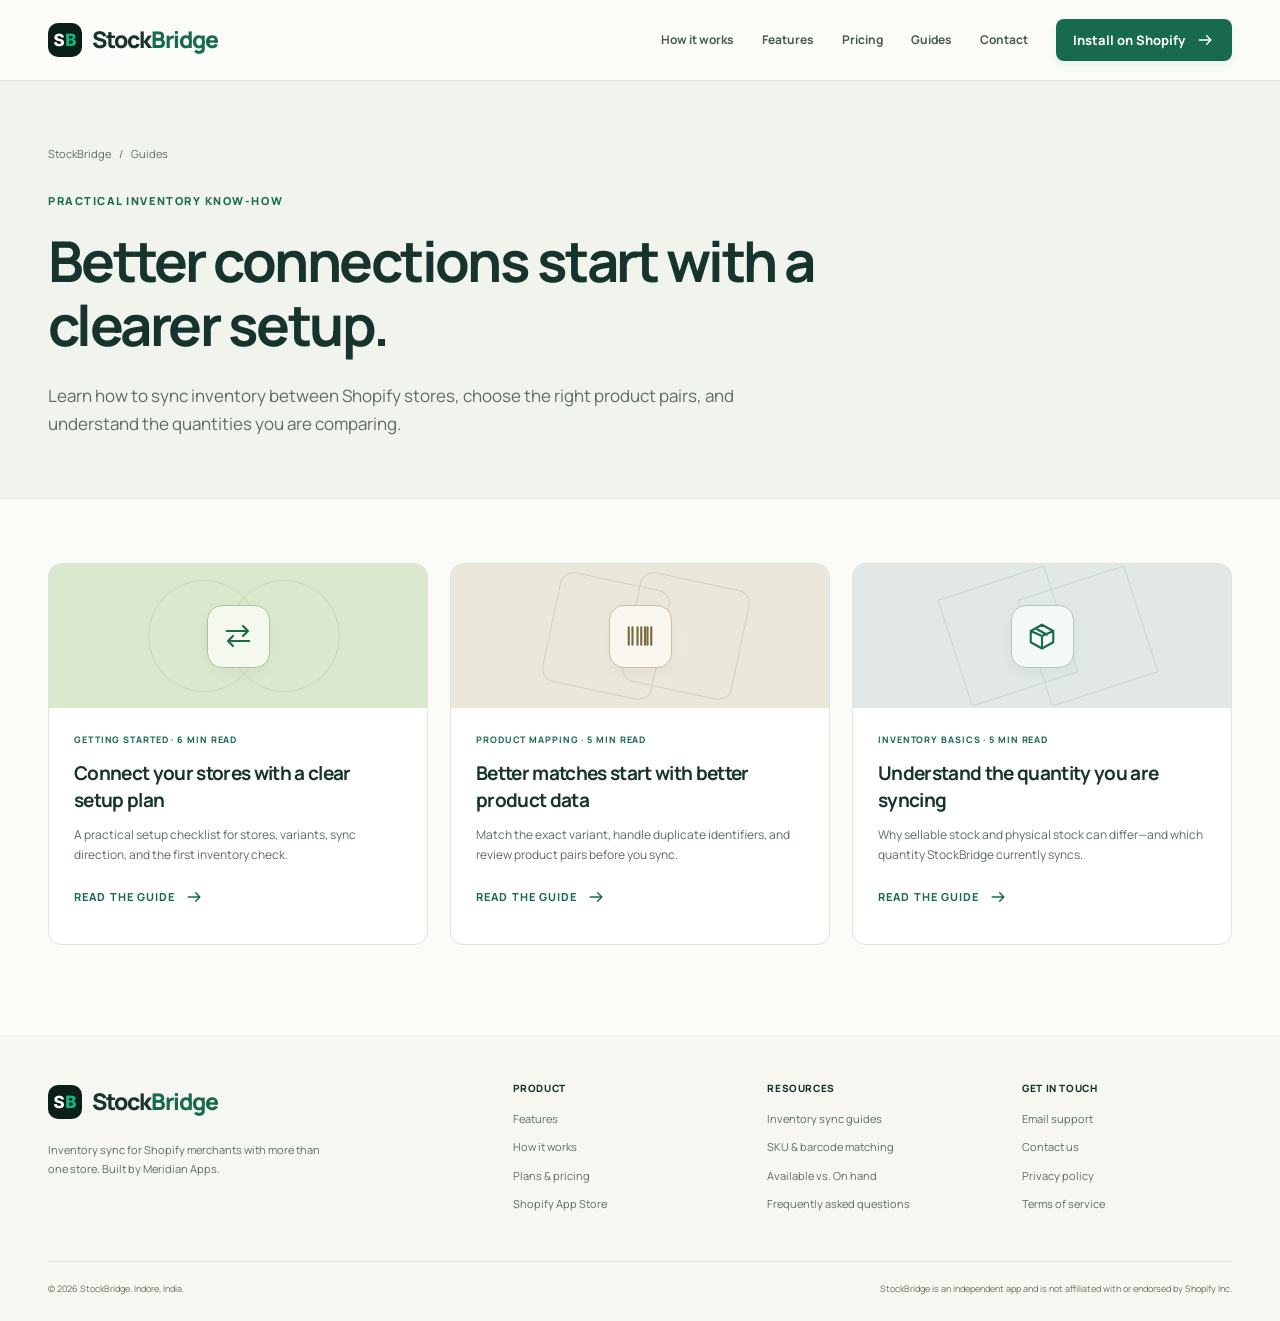
<file: guides/index.html>
<!doctype html>
<html lang="en">
  <head>
    <meta charset="utf-8" />
    <meta name="viewport" content="width=device-width, initial-scale=1" />
    <title>Shopify Inventory Sync Guides | StockBridge</title>
    <meta
      name="description"
      content="Practical Shopify inventory sync guides. Connect stores, match product variants by SKU or barcode, and understand Available vs. On hand quantities."
    />
    <meta name="robots" content="index, follow, max-image-preview:large" />
    <meta name="theme-color" content="#16342d" />
    <link rel="canonical" href="https://stockbridgeapp.com/guides/" />
    <link rel="icon" href="/favicon.ico" />
    <link rel="apple-touch-icon" href="/apple-touch-icon.png" />
    <meta property="og:type" content="website" />
    <meta property="og:site_name" content="StockBridge" />
    <meta property="og:locale" content="en_US" />
    <meta
      property="og:title"
      content="Shopify Inventory Sync Guides | StockBridge"
    />
    <meta
      property="og:description"
      content="Practical Shopify inventory sync guides. Connect stores, match product variants by SKU or barcode, and understand Available vs. On hand quantities."
    />
    <meta property="og:url" content="https://stockbridgeapp.com/guides/" />
    <meta
      property="og:image"
      content="https://stockbridgeapp.com/assets/stockbridge-social.png"
    />
    <meta property="og:image:width" content="1200" />
    <meta property="og:image:height" content="630" />
    <meta
      property="og:image:alt"
      content="StockBridge — Shopify inventory sync. More stores. Less busywork."
    />
    <meta name="twitter:card" content="summary_large_image" />
    <meta
      name="twitter:title"
      content="Shopify Inventory Sync Guides | StockBridge"
    />
    <meta
      name="twitter:description"
      content="Practical Shopify inventory sync guides. Connect stores, match product variants by SKU or barcode, and understand Available vs. On hand quantities."
    />
    <meta
      name="twitter:image"
      content="https://stockbridgeapp.com/assets/stockbridge-social.png"
    />
    <meta
      name="twitter:image:alt"
      content="StockBridge — inventory sync for Shopify stores"
    />
    <link
      rel="preload"
      href="/assets/fonts/manrope-latin.woff2"
      as="font"
      type="font/woff2"
      crossorigin
    />
    <link rel="stylesheet" href="/assets/site.css" />
    <script src="/assets/site.js" defer></script>
    <noscript
      ><style>
        @media (max-width: 700px) {
          .site-header {
            position: static;
          }
          .nav-wrap {
            height: auto;
            flex-wrap: wrap;
            padding-block: 16px;
          }
          .menu-toggle {
            display: none;
          }
          .nav-links {
            display: flex;
            position: static;
            box-shadow: none;
            border: 0;
            padding: 0;
            width: 100%;
          }
        }
        .demo-controls {
          display: none;
        }
      </style></noscript
    >
    <script type="application/ld+json">
      {
        "@context": "https://schema.org",
        "@type": "CollectionPage",
        "name": "Shopify Inventory Sync Guides",
        "url": "https://stockbridgeapp.com/guides/",
        "description": "Practical guides for connecting Shopify stores, matching product variants, and understanding inventory quantities."
      }
    </script>
  </head>
  <body>
    <a class="skip-link" href="#main">Skip to content</a>
    <svg
      class="svg-library"
      aria-hidden="true"
      xmlns="http://www.w3.org/2000/svg"
    >
      <defs>
        <symbol id="i-arrow" viewBox="0 0 24 24">
          <path d="M5 12h14m-5-5 5 5-5 5" />
        </symbol>
        <symbol id="i-check" viewBox="0 0 24 24">
          <path d="m5 12 4 4L19 6" />
        </symbol>
        <symbol id="i-sync" viewBox="0 0 24 24">
          <path d="M3 8h17m-4-4 4 4-4 4M21 16H4m4-4-4 4 4 4" />
        </symbol>
        <symbol id="i-store" viewBox="0 0 24 24">
          <path
            d="m4 8 2-5h12l2 5v3a3 3 0 0 1-5 2 3 3 0 0 1-6 0 3 3 0 0 1-5-2V8Zm1 6v7h14v-7M9 21v-6h6v6M4 8h16"
          />
        </symbol>
        <symbol id="i-box" viewBox="0 0 24 24">
          <path
            d="m12 3 9 5v9l-9 5-9-5V8l9-5Zm0 9 9-4M12 12 3 8m9 4v10M7 6l9 5"
          />
        </symbol>
        <symbol id="i-bolt" viewBox="0 0 24 24">
          <path d="m13 2-9 12h7l-1 8 10-13h-7l1-7Z" />
        </symbol>
        <symbol id="i-grid" viewBox="0 0 24 24">
          <rect x="3" y="3" width="7" height="7" rx="1" />
          <rect x="14" y="3" width="7" height="7" rx="1" />
          <rect x="3" y="14" width="7" height="7" rx="1" />
          <rect x="14" y="14" width="7" height="7" rx="1" />
        </symbol>
        <symbol id="i-link" viewBox="0 0 24 24">
          <path
            d="m9 15 6-6m-8 4-2 2a4 4 0 0 0 6 6l4-4a4 4 0 0 0 0-6m2 0 2-2a4 4 0 0 0-6-6L9 7a4 4 0 0 0 0 6"
          />
        </symbol>
        <symbol id="i-barcode" viewBox="0 0 24 24">
          <path d="M3 5v14M6 5v14M10 5v14M13 5v14M16 5v14M21 5v14M18 5v14" />
        </symbol>
        <symbol id="i-location" viewBox="0 0 24 24">
          <path d="M19 10c0 5-7 12-7 12S5 15 5 10a7 7 0 1 1 14 0Z" />
          <circle cx="12" cy="10" r="2.5" />
        </symbol>
        <symbol id="i-chart" viewBox="0 0 24 24">
          <path d="M3 3v18h18M7 15l4-5 4 3 6-8" />
        </symbol>
        <symbol id="i-sliders" viewBox="0 0 24 24">
          <path d="M6 3v3m0 6v9m6-18v10m0 6v2m6-18v3m0 6v9" />
          <circle cx="6" cy="9" r="3" />
          <circle cx="12" cy="16" r="3" />
          <circle cx="18" cy="9" r="3" />
        </symbol>
        <symbol id="i-clock" viewBox="0 0 24 24">
          <circle cx="12" cy="12" r="9" />
          <path d="M12 6v6l4 2" />
        </symbol>
        <symbol id="i-log" viewBox="0 0 24 24">
          <rect x="5" y="3" width="14" height="18" rx="2" />
          <path d="M9 7h6M9 12h6M9 17h4" />
        </symbol>
        <symbol id="i-shield" viewBox="0 0 24 24">
          <path d="m12 2 9 4v6c0 5-9 10-9 10S3 17 3 12V6l9-4Z" />
          <path d="m8 11 3 3 5-5" />
        </symbol>
        <symbol id="i-mail" viewBox="0 0 24 24">
          <rect x="3" y="5" width="18" height="14" rx="2" />
          <path d="m3 6 9 7 9-7" />
        </symbol>
        <symbol id="i-menu" viewBox="0 0 24 24">
          <path d="M4 6h16M4 12h16M4 18h16" />
        </symbol>
        <symbol id="i-close" viewBox="0 0 24 24">
          <path d="m6 6 12 12M18 6 6 18" />
        </symbol>
        <symbol id="i-lock" viewBox="0 0 24 24">
          <rect x="5" y="10" width="14" height="11" rx="2" />
          <path d="M8 10V6a4 4 0 0 1 8 0v4" />
        </symbol>
        <symbol id="i-book" viewBox="0 0 24 24">
          <path
            d="M12 5v16M12 5C9 3 5 3 2 4v16c3-1 7-1 10 1 3-2 7-2 10-1V4c-3-1-7-1-10 1Z"
          />
        </symbol>
      </defs>
    </svg>
    <header class="site-header">
      <div class="container nav-wrap">
        <a class="brand" href="/" aria-label="StockBridge home"
          ><img src="/logo.png" alt="" width="34" height="34" /><span
            class="brand-name"
            >Stock<span>Bridge</span></span
          ></a
        >
        <button
          class="menu-toggle"
          type="button"
          aria-label="Open navigation"
          aria-controls="primary-navigation"
          aria-expanded="false"
        >
          <svg class="icon menu-icon" aria-hidden="true" focusable="false">
            <use href="#i-menu"></use></svg
          ><svg class="icon close-icon" aria-hidden="true" focusable="false">
            <use href="#i-close"></use>
          </svg>
        </button>
        <nav
          class="nav-links"
          id="primary-navigation"
          aria-label="Main navigation"
        >
          <a href="/#how-it-works">How it works</a
          ><a href="/#features">Features</a><a href="/#pricing">Pricing</a
          ><a href="/guides/">Guides</a><a href="/#contact">Contact</a>
          <a
            class="button button-primary"
            href="https://apps.shopify.com/stockbridge-2"
            >Install on Shopify
            <svg class="icon" aria-hidden="true" focusable="false">
              <use href="#i-arrow"></use></svg
          ></a>
        </nav>
      </div>
    </header>
    <main id="main">
      <section class="page-hero">
        <div class="container">
          <div class="breadcrumbs">
            <a href="/">StockBridge</a><span aria-hidden="true">/</span
            ><span>Guides</span>
          </div>
          <span class="eyebrow">Practical inventory know-how</span>
          <h1>Better connections start with a clearer setup.</h1>
          <p>
            Learn how to sync inventory between Shopify stores, choose the right
            product pairs, and understand the quantities you are comparing.
          </p>
        </div>
      </section>
      <section class="guides-index">
        <div class="container guide-grid">
          <a
            class="guide-card"
            href="/guides/sync-inventory-between-shopify-stores/"
            ><div class="guide-art" aria-hidden="true">
              <span class="art-symbol"
                ><svg class="icon" aria-hidden="true" focusable="false">
                  <use href="#i-sync"></use></svg
              ></span>
            </div>
            <div class="guide-card-body">
              <span>Getting started · 6 min read</span>
              <h3>Connect your stores with a clear setup plan</h3>
              <p>
                A practical setup checklist for stores, variants, sync
                direction, and the first inventory check.
              </p>
              <span class="text-link"
                >Read the guide
                <svg class="icon" aria-hidden="true" focusable="false">
                  <use href="#i-arrow"></use></svg
              ></span></div></a
          ><a class="guide-card" href="/guides/sku-barcode-matching/"
            ><div class="guide-art art-match" aria-hidden="true">
              <span class="art-symbol"
                ><svg class="icon" aria-hidden="true" focusable="false">
                  <use href="#i-barcode"></use></svg
              ></span>
            </div>
            <div class="guide-card-body">
              <span>Product mapping · 5 min read</span>
              <h3>Better matches start with better product data</h3>
              <p>
                Match the exact variant, handle duplicate identifiers, and
                review product pairs before you sync.
              </p>
              <span class="text-link"
                >Read the guide
                <svg class="icon" aria-hidden="true" focusable="false">
                  <use href="#i-arrow"></use></svg
              ></span></div></a
          ><a class="guide-card" href="/guides/available-vs-on-hand/"
            ><div class="guide-art art-states" aria-hidden="true">
              <span class="art-symbol"
                ><svg class="icon" aria-hidden="true" focusable="false">
                  <use href="#i-box"></use></svg
              ></span>
            </div>
            <div class="guide-card-body">
              <span>Inventory basics · 5 min read</span>
              <h3>Understand the quantity you are syncing</h3>
              <p>
                Why sellable stock and physical stock can differ—and which
                quantity StockBridge currently syncs.
              </p>
              <span class="text-link"
                >Read the guide
                <svg class="icon" aria-hidden="true" focusable="false">
                  <use href="#i-arrow"></use></svg
              ></span></div
          ></a>
        </div>
      </section>
    </main>
    <footer class="site-footer">
      <div class="container">
        <div class="footer-top">
          <div class="footer-brand">
            <a class="brand" href="/"
              ><img src="/logo.png" alt="" width="34" height="34" /><span
                class="brand-name"
                >Stock<span>Bridge</span></span
              ></a
            >
            <p>
              Inventory sync for Shopify merchants with more than one store.
              Built by Meridian Apps.
            </p>
          </div>
          <div class="footer-column">
            <h2>Product</h2>
            <ul>
              <li><a href="/#features">Features</a></li>
              <li><a href="/#how-it-works">How it works</a></li>
              <li><a href="/#pricing">Plans &amp; pricing</a></li>
              <li>
                <a href="https://apps.shopify.com/stockbridge-2"
                  >Shopify App Store</a
                >
              </li>
            </ul>
          </div>
          <div class="footer-column">
            <h2>Resources</h2>
            <ul>
              <li><a href="/guides/">Inventory sync guides</a></li>
              <li>
                <a href="/guides/sku-barcode-matching/"
                  >SKU &amp; barcode matching</a
                >
              </li>
              <li>
                <a href="/guides/available-vs-on-hand/"
                  >Available vs. On hand</a
                >
              </li>
              <li><a href="/#faq">Frequently asked questions</a></li>
            </ul>
          </div>
          <div class="footer-column">
            <h2>Get in touch</h2>
            <ul>
              <li>
                <a href="mailto:support@stockbridgeapp.com">Email support</a>
              </li>
              <li><a href="/#contact">Contact us</a></li>
              <li><a href="/privacy">Privacy policy</a></li>
              <li><a href="/terms">Terms of service</a></li>
            </ul>
          </div>
        </div>
        <div class="footer-bottom">
          <span>© 2026 StockBridge. Indore, India.</span
          ><span
            >StockBridge is an independent app and is not affiliated with or
            endorsed by Shopify Inc.</span
          >
        </div>
      </div>
    </footer>
  </body>
</html>
</file>
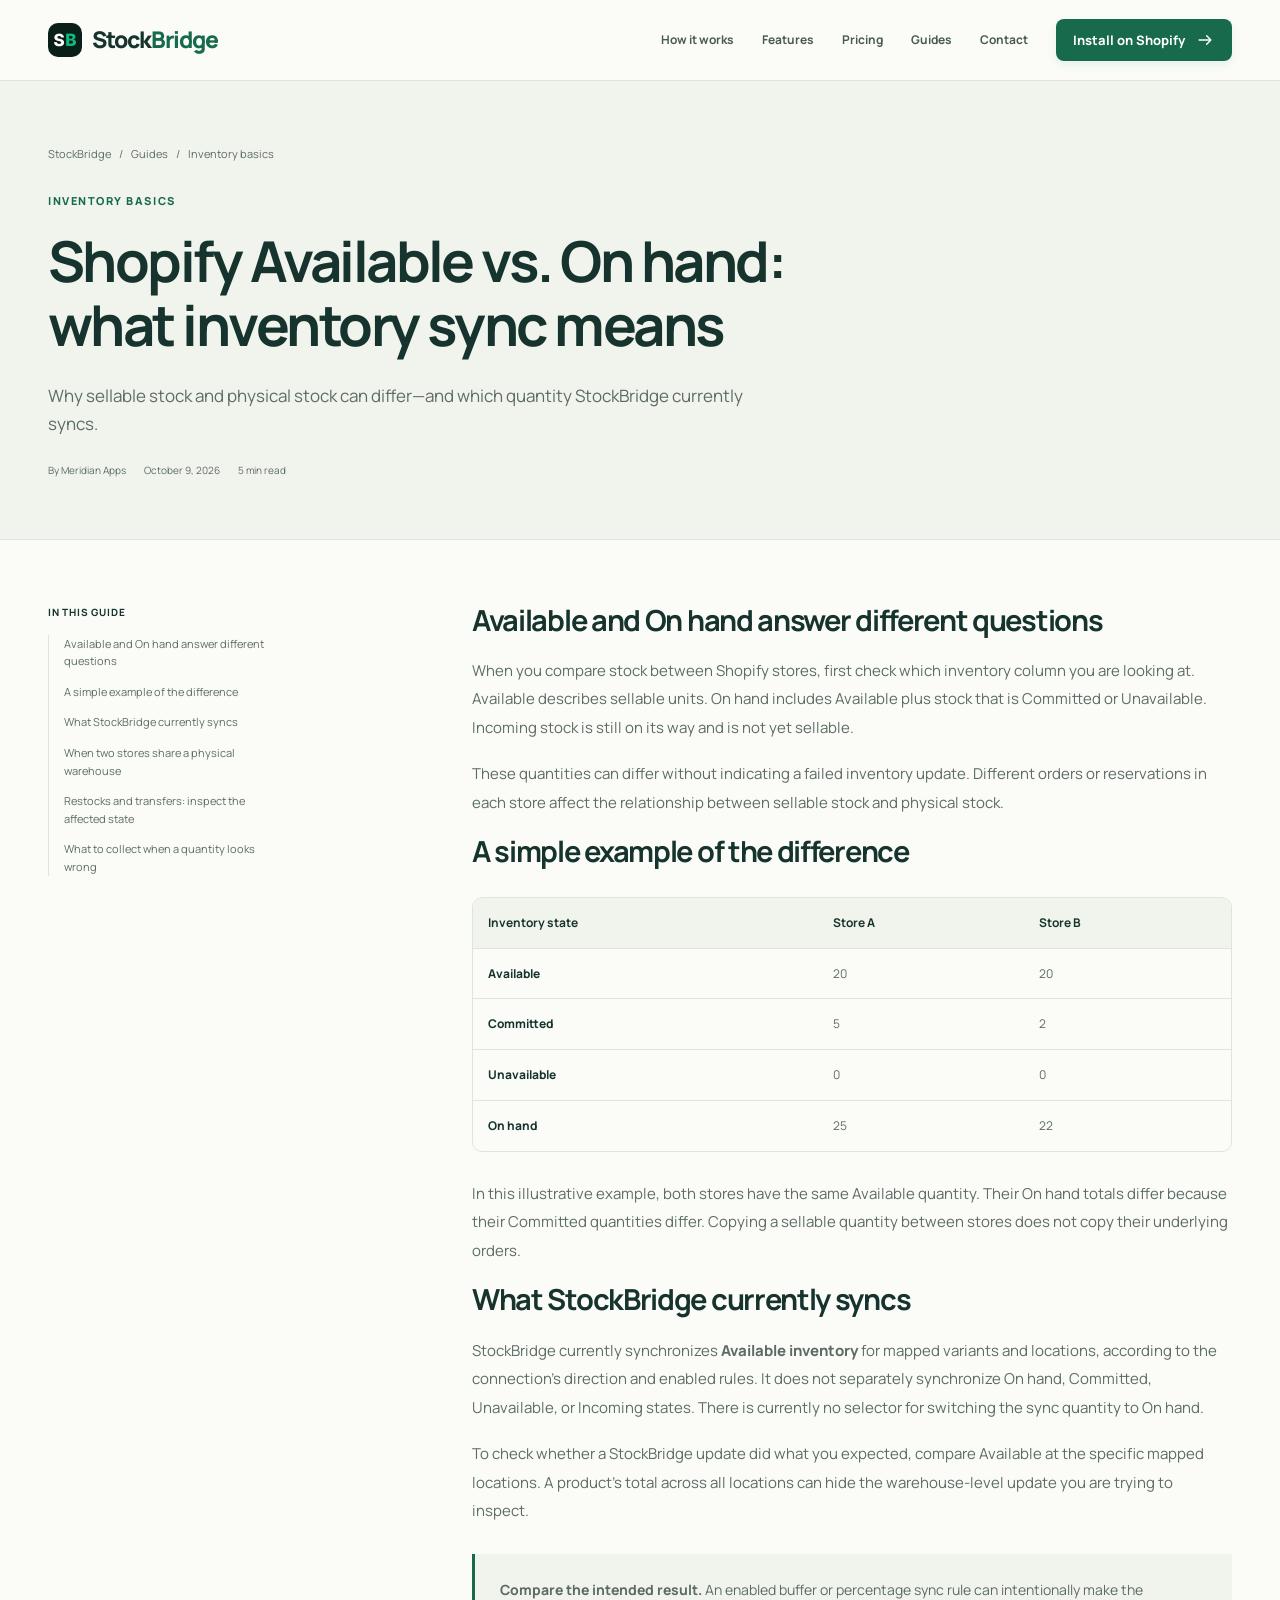
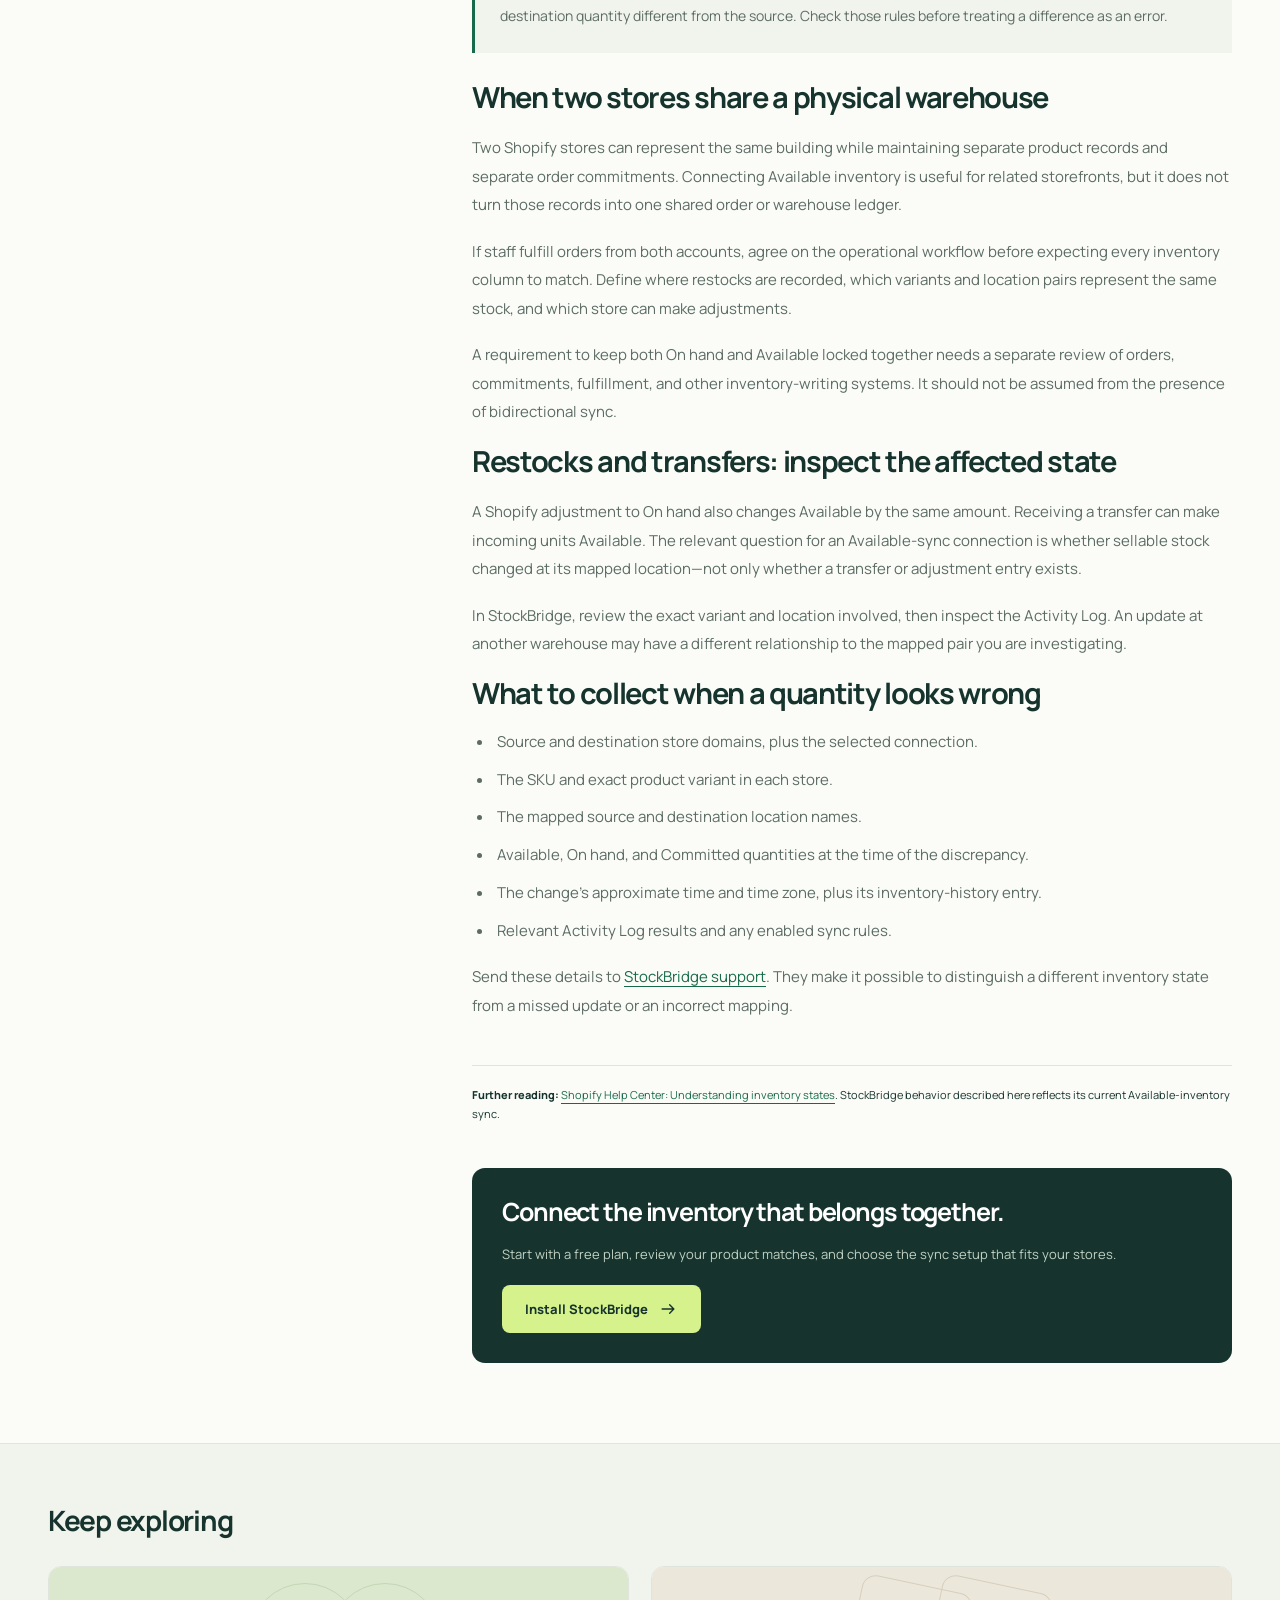
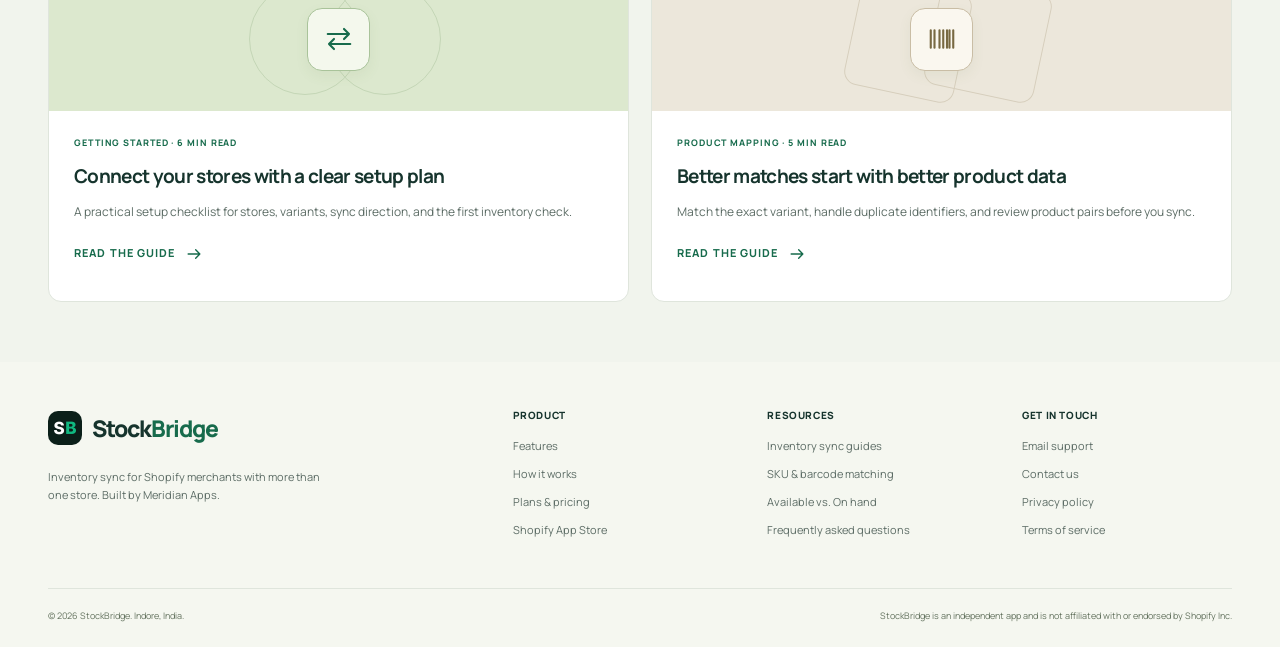
<file: guides/available-vs-on-hand/index.html>
<!doctype html>
<html lang="en">
  <head>
    <meta charset="utf-8" />
    <meta name="viewport" content="width=device-width, initial-scale=1" />
    <title>Shopify Available vs. On Hand Inventory | StockBridge</title>
    <meta
      name="description"
      content="Understand Shopify Available vs. On hand inventory, why quantities can differ between stores, and how StockBridge syncs Available stock at mapped locations."
    />
    <meta name="robots" content="index, follow, max-image-preview:large" />
    <meta name="theme-color" content="#16342d" />
    <link
      rel="canonical"
      href="https://stockbridgeapp.com/guides/available-vs-on-hand/"
    />
    <link rel="icon" href="/favicon.ico" />
    <link rel="apple-touch-icon" href="/apple-touch-icon.png" />
    <meta property="og:type" content="article" />
    <meta property="og:site_name" content="StockBridge" />
    <meta property="og:locale" content="en_US" />
    <meta
      property="og:title"
      content="Shopify Available vs. On hand: what inventory sync means | StockBridge"
    />
    <meta
      property="og:description"
      content="Understand Shopify Available vs. On hand inventory, why quantities can differ between stores, and how StockBridge syncs Available stock at mapped locations."
    />
    <meta
      property="og:url"
      content="https://stockbridgeapp.com/guides/available-vs-on-hand/"
    />
    <meta
      property="og:image"
      content="https://stockbridgeapp.com/assets/stockbridge-social.png"
    />
    <meta property="og:image:width" content="1200" />
    <meta property="og:image:height" content="630" />
    <meta
      property="og:image:alt"
      content="StockBridge — Shopify inventory sync. More stores. Less busywork."
    />
    <meta name="twitter:card" content="summary_large_image" />
    <meta
      name="twitter:title"
      content="Shopify Available vs. On hand: what inventory sync means | StockBridge"
    />
    <meta
      name="twitter:description"
      content="Understand Shopify Available vs. On hand inventory, why quantities can differ between stores, and how StockBridge syncs Available stock at mapped locations."
    />
    <meta
      name="twitter:image"
      content="https://stockbridgeapp.com/assets/stockbridge-social.png"
    />
    <meta
      name="twitter:image:alt"
      content="StockBridge — inventory sync for Shopify stores"
    />
    <link
      rel="preload"
      href="/assets/fonts/manrope-latin.woff2"
      as="font"
      type="font/woff2"
      crossorigin
    />
    <link rel="stylesheet" href="/assets/site.css" />
    <script src="/assets/site.js" defer></script>
    <noscript
      ><style>
        @media (max-width: 700px) {
          .site-header {
            position: static;
          }
          .nav-wrap {
            height: auto;
            flex-wrap: wrap;
            padding-block: 16px;
          }
          .menu-toggle {
            display: none;
          }
          .nav-links {
            display: flex;
            position: static;
            box-shadow: none;
            border: 0;
            padding: 0;
            width: 100%;
          }
        }
        .demo-controls {
          display: none;
        }
      </style></noscript
    >
    <script type="application/ld+json">
      {
        "@context": "https://schema.org",
        "@graph": [
          {
            "@type": "Article",
            "headline": "Shopify Available vs. On hand: what inventory sync means",
            "description": "Understand Shopify Available vs. On hand inventory, why quantities can differ between stores, and how StockBridge syncs Available stock at mapped locations.",
            "mainEntityOfPage": "https://stockbridgeapp.com/guides/available-vs-on-hand/",
            "url": "https://stockbridgeapp.com/guides/available-vs-on-hand/",
            "datePublished": "2026-10-09",
            "dateModified": "2026-10-09",
            "author": {
              "@type": "Organization",
              "name": "Meridian Apps",
              "url": "https://stockbridgeapp.com/"
            },
            "publisher": {
              "@type": "Organization",
              "name": "Meridian Apps",
              "url": "https://stockbridgeapp.com/",
              "logo": {
                "@type": "ImageObject",
                "url": "https://stockbridgeapp.com/logo.png"
              }
            },
            "image": [
              "https://stockbridgeapp.com/assets/stockbridge-social.png"
            ],
            "inLanguage": "en"
          },
          {
            "@type": "BreadcrumbList",
            "itemListElement": [
              {
                "@type": "ListItem",
                "position": 1,
                "name": "StockBridge",
                "item": "https://stockbridgeapp.com/"
              },
              {
                "@type": "ListItem",
                "position": 2,
                "name": "Guides",
                "item": "https://stockbridgeapp.com/guides/"
              },
              {
                "@type": "ListItem",
                "position": 3,
                "name": "Shopify Available vs. On hand: what inventory sync means",
                "item": "https://stockbridgeapp.com/guides/available-vs-on-hand/"
              }
            ]
          }
        ]
      }
    </script>
  </head>
  <body>
    <a class="skip-link" href="#main">Skip to content</a>
    <svg
      class="svg-library"
      aria-hidden="true"
      xmlns="http://www.w3.org/2000/svg"
    >
      <defs>
        <symbol id="i-arrow" viewBox="0 0 24 24">
          <path d="M5 12h14m-5-5 5 5-5 5" />
        </symbol>
        <symbol id="i-check" viewBox="0 0 24 24">
          <path d="m5 12 4 4L19 6" />
        </symbol>
        <symbol id="i-sync" viewBox="0 0 24 24">
          <path d="M3 8h17m-4-4 4 4-4 4M21 16H4m4-4-4 4 4 4" />
        </symbol>
        <symbol id="i-store" viewBox="0 0 24 24">
          <path
            d="m4 8 2-5h12l2 5v3a3 3 0 0 1-5 2 3 3 0 0 1-6 0 3 3 0 0 1-5-2V8Zm1 6v7h14v-7M9 21v-6h6v6M4 8h16"
          />
        </symbol>
        <symbol id="i-box" viewBox="0 0 24 24">
          <path
            d="m12 3 9 5v9l-9 5-9-5V8l9-5Zm0 9 9-4M12 12 3 8m9 4v10M7 6l9 5"
          />
        </symbol>
        <symbol id="i-bolt" viewBox="0 0 24 24">
          <path d="m13 2-9 12h7l-1 8 10-13h-7l1-7Z" />
        </symbol>
        <symbol id="i-grid" viewBox="0 0 24 24">
          <rect x="3" y="3" width="7" height="7" rx="1" />
          <rect x="14" y="3" width="7" height="7" rx="1" />
          <rect x="3" y="14" width="7" height="7" rx="1" />
          <rect x="14" y="14" width="7" height="7" rx="1" />
        </symbol>
        <symbol id="i-link" viewBox="0 0 24 24">
          <path
            d="m9 15 6-6m-8 4-2 2a4 4 0 0 0 6 6l4-4a4 4 0 0 0 0-6m2 0 2-2a4 4 0 0 0-6-6L9 7a4 4 0 0 0 0 6"
          />
        </symbol>
        <symbol id="i-barcode" viewBox="0 0 24 24">
          <path d="M3 5v14M6 5v14M10 5v14M13 5v14M16 5v14M21 5v14M18 5v14" />
        </symbol>
        <symbol id="i-location" viewBox="0 0 24 24">
          <path d="M19 10c0 5-7 12-7 12S5 15 5 10a7 7 0 1 1 14 0Z" />
          <circle cx="12" cy="10" r="2.5" />
        </symbol>
        <symbol id="i-chart" viewBox="0 0 24 24">
          <path d="M3 3v18h18M7 15l4-5 4 3 6-8" />
        </symbol>
        <symbol id="i-sliders" viewBox="0 0 24 24">
          <path d="M6 3v3m0 6v9m6-18v10m0 6v2m6-18v3m0 6v9" />
          <circle cx="6" cy="9" r="3" />
          <circle cx="12" cy="16" r="3" />
          <circle cx="18" cy="9" r="3" />
        </symbol>
        <symbol id="i-clock" viewBox="0 0 24 24">
          <circle cx="12" cy="12" r="9" />
          <path d="M12 6v6l4 2" />
        </symbol>
        <symbol id="i-log" viewBox="0 0 24 24">
          <rect x="5" y="3" width="14" height="18" rx="2" />
          <path d="M9 7h6M9 12h6M9 17h4" />
        </symbol>
        <symbol id="i-shield" viewBox="0 0 24 24">
          <path d="m12 2 9 4v6c0 5-9 10-9 10S3 17 3 12V6l9-4Z" />
          <path d="m8 11 3 3 5-5" />
        </symbol>
        <symbol id="i-mail" viewBox="0 0 24 24">
          <rect x="3" y="5" width="18" height="14" rx="2" />
          <path d="m3 6 9 7 9-7" />
        </symbol>
        <symbol id="i-menu" viewBox="0 0 24 24">
          <path d="M4 6h16M4 12h16M4 18h16" />
        </symbol>
        <symbol id="i-close" viewBox="0 0 24 24">
          <path d="m6 6 12 12M18 6 6 18" />
        </symbol>
        <symbol id="i-lock" viewBox="0 0 24 24">
          <rect x="5" y="10" width="14" height="11" rx="2" />
          <path d="M8 10V6a4 4 0 0 1 8 0v4" />
        </symbol>
        <symbol id="i-book" viewBox="0 0 24 24">
          <path
            d="M12 5v16M12 5C9 3 5 3 2 4v16c3-1 7-1 10 1 3-2 7-2 10-1V4c-3-1-7-1-10 1Z"
          />
        </symbol>
      </defs>
    </svg>
    <header class="site-header">
      <div class="container nav-wrap">
        <a class="brand" href="/" aria-label="StockBridge home"
          ><img src="/logo.png" alt="" width="34" height="34" /><span
            class="brand-name"
            >Stock<span>Bridge</span></span
          ></a
        >
        <button
          class="menu-toggle"
          type="button"
          aria-label="Open navigation"
          aria-controls="primary-navigation"
          aria-expanded="false"
        >
          <svg class="icon menu-icon" aria-hidden="true" focusable="false">
            <use href="#i-menu"></use></svg
          ><svg class="icon close-icon" aria-hidden="true" focusable="false">
            <use href="#i-close"></use>
          </svg>
        </button>
        <nav
          class="nav-links"
          id="primary-navigation"
          aria-label="Main navigation"
        >
          <a href="/#how-it-works">How it works</a
          ><a href="/#features">Features</a><a href="/#pricing">Pricing</a
          ><a href="/guides/">Guides</a><a href="/#contact">Contact</a>
          <a
            class="button button-primary"
            href="https://apps.shopify.com/stockbridge-2"
            >Install on Shopify
            <svg class="icon" aria-hidden="true" focusable="false">
              <use href="#i-arrow"></use></svg
          ></a>
        </nav>
      </div>
    </header>
    <main id="main">
      <section class="page-hero">
        <div class="container">
          <div class="breadcrumbs" aria-label="Breadcrumb">
            <a href="/">StockBridge</a><span aria-hidden="true">/</span
            ><a href="/guides/">Guides</a><span aria-hidden="true">/</span
            ><span>Inventory basics</span>
          </div>
          <span class="eyebrow">Inventory basics</span>
          <h1>Shopify Available vs. On hand: what inventory sync means</h1>
          <p>
            Why sellable stock and physical stock can differ—and which quantity
            StockBridge currently syncs.
          </p>
          <div class="article-meta">
            <span>By Meridian Apps</span
            ><span><time datetime="2026-10-09">October 9, 2026</time></span
            ><span>5 min read</span>
          </div>
        </div>
      </section>
      <div class="container article-layout">
        <aside class="article-toc" aria-label="On this page">
          <strong>In this guide</strong>
          <ul>
            <li>
              <a href="#inventory-states"
                >Available and On hand answer different questions</a
              >
            </li>
            <li><a href="#example">A simple example of the difference</a></li>
            <li>
              <a href="#stockbridge-sync">What StockBridge currently syncs</a>
            </li>
            <li>
              <a href="#shared-warehouse"
                >When two stores share a physical warehouse</a
              >
            </li>
            <li>
              <a href="#restocks-transfers"
                >Restocks and transfers: inspect the affected state</a
              >
            </li>
            <li>
              <a href="#troubleshooting"
                >What to collect when a quantity looks wrong</a
              >
            </li>
          </ul>
        </aside>
        <article class="article-body">
          <section aria-labelledby="inventory-states">
            <h2 id="inventory-states">
              Available and On hand answer different questions
            </h2>
            <p>
              When you compare stock between Shopify stores, first check which
              inventory column you are looking at. Available describes sellable
              units. On hand includes Available plus stock that is Committed or
              Unavailable. Incoming stock is still on its way and is not yet
              sellable.
            </p>
            <p>
              These quantities can differ without indicating a failed inventory
              update. Different orders or reservations in each store affect the
              relationship between sellable stock and physical stock.
            </p>
          </section>
          <section aria-labelledby="example">
            <h2 id="example">A simple example of the difference</h2>
            <div class="article-table-wrap">
              <table class="article-table">
                <thead>
                  <tr>
                    <th>Inventory state</th>
                    <th>Store A</th>
                    <th>Store B</th>
                  </tr>
                </thead>
                <tbody>
                  <tr>
                    <td>Available</td>
                    <td>20</td>
                    <td>20</td>
                  </tr>
                  <tr>
                    <td>Committed</td>
                    <td>5</td>
                    <td>2</td>
                  </tr>
                  <tr>
                    <td>Unavailable</td>
                    <td>0</td>
                    <td>0</td>
                  </tr>
                  <tr>
                    <td>On hand</td>
                    <td>25</td>
                    <td>22</td>
                  </tr>
                </tbody>
              </table>
            </div>
            <p>
              In this illustrative example, both stores have the same Available
              quantity. Their On hand totals differ because their Committed
              quantities differ. Copying a sellable quantity between stores does
              not copy their underlying orders.
            </p>
          </section>
          <section aria-labelledby="stockbridge-sync">
            <h2 id="stockbridge-sync">What StockBridge currently syncs</h2>
            <p>
              StockBridge currently synchronizes
              <strong>Available inventory</strong> for mapped variants and
              locations, according to the connection’s direction and enabled
              rules. It does not separately synchronize On hand, Committed,
              Unavailable, or Incoming states. There is currently no selector
              for switching the sync quantity to On hand.
            </p>
            <p>
              To check whether a StockBridge update did what you expected,
              compare Available at the specific mapped locations. A product’s
              total across all locations can hide the warehouse-level update you
              are trying to inspect.
            </p>
            <div class="article-callout">
              <p>
                <strong>Compare the intended result.</strong> An enabled buffer
                or percentage sync rule can intentionally make the destination
                quantity different from the source. Check those rules before
                treating a difference as an error.
              </p>
            </div>
          </section>
          <section aria-labelledby="shared-warehouse">
            <h2 id="shared-warehouse">
              When two stores share a physical warehouse
            </h2>
            <p>
              Two Shopify stores can represent the same building while
              maintaining separate product records and separate order
              commitments. Connecting Available inventory is useful for related
              storefronts, but it does not turn those records into one shared
              order or warehouse ledger.
            </p>
            <p>
              If staff fulfill orders from both accounts, agree on the
              operational workflow before expecting every inventory column to
              match. Define where restocks are recorded, which variants and
              location pairs represent the same stock, and which store can make
              adjustments.
            </p>
            <p>
              A requirement to keep both On hand and Available locked together
              needs a separate review of orders, commitments, fulfillment, and
              other inventory-writing systems. It should not be assumed from the
              presence of bidirectional sync.
            </p>
          </section>
          <section aria-labelledby="restocks-transfers">
            <h2 id="restocks-transfers">
              Restocks and transfers: inspect the affected state
            </h2>
            <p>
              A Shopify adjustment to On hand also changes Available by the same
              amount. Receiving a transfer can make incoming units Available.
              The relevant question for an Available-sync connection is whether
              sellable stock changed at its mapped location—not only whether a
              transfer or adjustment entry exists.
            </p>
            <p>
              In StockBridge, review the exact variant and location involved,
              then inspect the Activity Log. An update at another warehouse may
              have a different relationship to the mapped pair you are
              investigating.
            </p>
          </section>
          <section aria-labelledby="troubleshooting">
            <h2 id="troubleshooting">
              What to collect when a quantity looks wrong
            </h2>
            <ul>
              <li>
                Source and destination store domains, plus the selected
                connection.
              </li>
              <li>The SKU and exact product variant in each store.</li>
              <li>The mapped source and destination location names.</li>
              <li>
                Available, On hand, and Committed quantities at the time of the
                discrepancy.
              </li>
              <li>
                The change’s approximate time and time zone, plus its
                inventory-history entry.
              </li>
              <li>Relevant Activity Log results and any enabled sync rules.</li>
            </ul>
            <p>
              Send these details to
              <a href="mailto:support@stockbridgeapp.com">StockBridge support</a
              >. They make it possible to distinguish a different inventory
              state from a missed update or an incorrect mapping.
            </p>
          </section>
          <div class="article-sources">
            <strong>Further reading:</strong>
            <a
              href="https://help.shopify.com/en/manual/inventory-and-locations/fundamentals/inventory-states"
              >Shopify Help Center: Understanding inventory states</a
            >. StockBridge behavior described here reflects its current
            Available-inventory sync.
          </div>
          <div class="article-cta">
            <h2>Connect the inventory that belongs together.</h2>
            <p>
              Start with a free plan, review your product matches, and choose
              the sync setup that fits your stores.
            </p>
            <a
              class="button button-lime"
              href="https://apps.shopify.com/stockbridge-2"
              >Install StockBridge
              <svg class="icon" aria-hidden="true" focusable="false">
                <use href="#i-arrow"></use></svg
            ></a>
          </div>
        </article>
      </div>
      <section class="related-guides">
        <div class="container">
          <h2>Keep exploring</h2>
          <div class="guide-grid">
            <a
              class="guide-card"
              href="/guides/sync-inventory-between-shopify-stores/"
              ><div class="guide-art" aria-hidden="true">
                <span class="art-symbol"
                  ><svg class="icon" aria-hidden="true" focusable="false">
                    <use href="#i-sync"></use></svg
                ></span>
              </div>
              <div class="guide-card-body">
                <span>Getting started · 6 min read</span>
                <h3>Connect your stores with a clear setup plan</h3>
                <p>
                  A practical setup checklist for stores, variants, sync
                  direction, and the first inventory check.
                </p>
                <span class="text-link"
                  >Read the guide
                  <svg class="icon" aria-hidden="true" focusable="false">
                    <use href="#i-arrow"></use></svg
                ></span></div></a
            ><a class="guide-card" href="/guides/sku-barcode-matching/"
              ><div class="guide-art art-match" aria-hidden="true">
                <span class="art-symbol"
                  ><svg class="icon" aria-hidden="true" focusable="false">
                    <use href="#i-barcode"></use></svg
                ></span>
              </div>
              <div class="guide-card-body">
                <span>Product mapping · 5 min read</span>
                <h3>Better matches start with better product data</h3>
                <p>
                  Match the exact variant, handle duplicate identifiers, and
                  review product pairs before you sync.
                </p>
                <span class="text-link"
                  >Read the guide
                  <svg class="icon" aria-hidden="true" focusable="false">
                    <use href="#i-arrow"></use></svg
                ></span></div
            ></a>
          </div>
        </div>
      </section>
    </main>
    <footer class="site-footer">
      <div class="container">
        <div class="footer-top">
          <div class="footer-brand">
            <a class="brand" href="/"
              ><img src="/logo.png" alt="" width="34" height="34" /><span
                class="brand-name"
                >Stock<span>Bridge</span></span
              ></a
            >
            <p>
              Inventory sync for Shopify merchants with more than one store.
              Built by Meridian Apps.
            </p>
          </div>
          <div class="footer-column">
            <h2>Product</h2>
            <ul>
              <li><a href="/#features">Features</a></li>
              <li><a href="/#how-it-works">How it works</a></li>
              <li><a href="/#pricing">Plans &amp; pricing</a></li>
              <li>
                <a href="https://apps.shopify.com/stockbridge-2"
                  >Shopify App Store</a
                >
              </li>
            </ul>
          </div>
          <div class="footer-column">
            <h2>Resources</h2>
            <ul>
              <li><a href="/guides/">Inventory sync guides</a></li>
              <li>
                <a href="/guides/sku-barcode-matching/"
                  >SKU &amp; barcode matching</a
                >
              </li>
              <li>
                <a href="/guides/available-vs-on-hand/"
                  >Available vs. On hand</a
                >
              </li>
              <li><a href="/#faq">Frequently asked questions</a></li>
            </ul>
          </div>
          <div class="footer-column">
            <h2>Get in touch</h2>
            <ul>
              <li>
                <a href="mailto:support@stockbridgeapp.com">Email support</a>
              </li>
              <li><a href="/#contact">Contact us</a></li>
              <li><a href="/privacy">Privacy policy</a></li>
              <li><a href="/terms">Terms of service</a></li>
            </ul>
          </div>
        </div>
        <div class="footer-bottom">
          <span>© 2026 StockBridge. Indore, India.</span
          ><span
            >StockBridge is an independent app and is not affiliated with or
            endorsed by Shopify Inc.</span
          >
        </div>
      </div>
    </footer>
  </body>
</html>
</file>
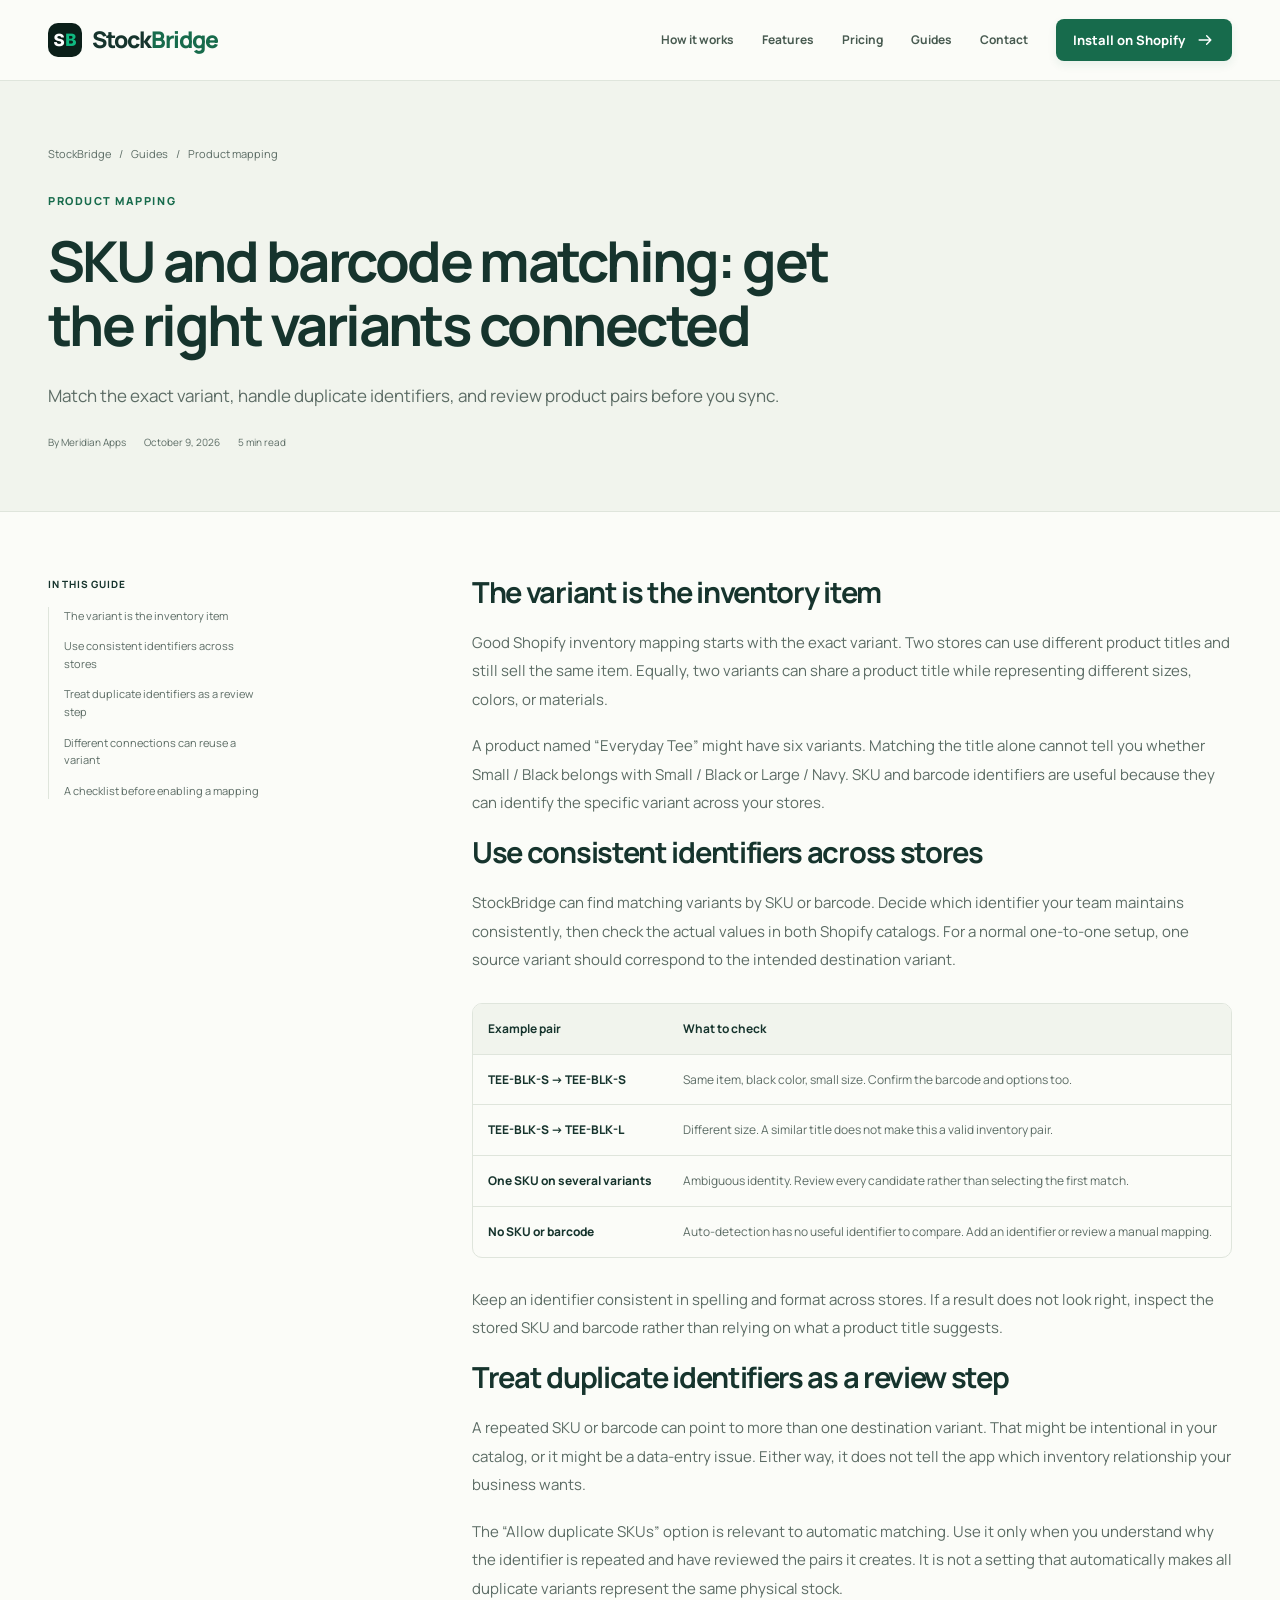
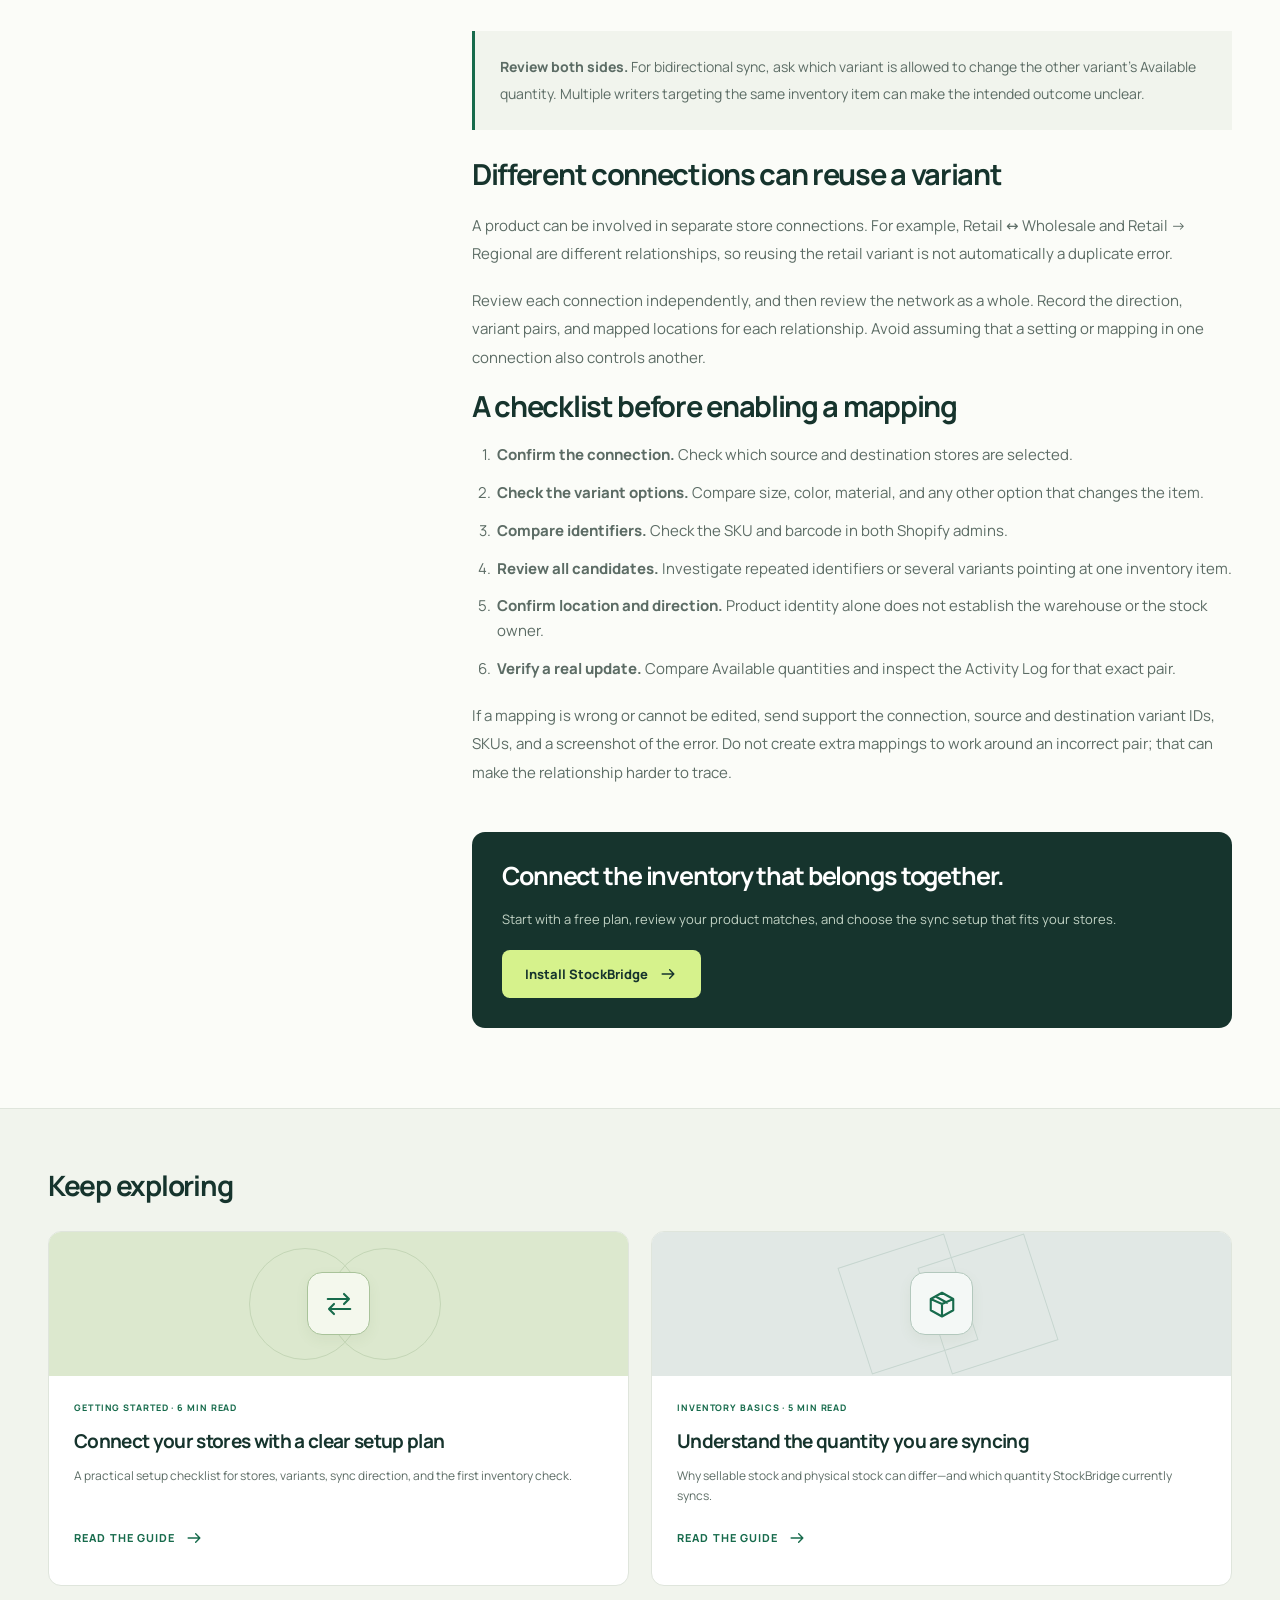
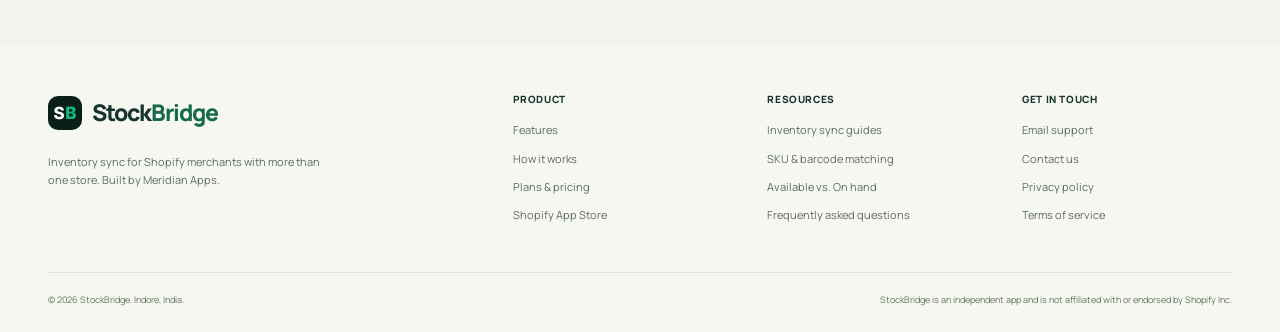
<file: guides/sku-barcode-matching/index.html>
<!doctype html>
<html lang="en">
  <head>
    <meta charset="utf-8" />
    <meta name="viewport" content="width=device-width, initial-scale=1" />
    <title>Shopify SKU &amp; Barcode Matching Guide | StockBridge</title>
    <meta
      name="description"
      content="Match Shopify product variants by SKU or barcode. Learn how to check duplicates, review size and color pairs, and avoid incorrect inventory mappings."
    />
    <meta name="robots" content="index, follow, max-image-preview:large" />
    <meta name="theme-color" content="#16342d" />
    <link
      rel="canonical"
      href="https://stockbridgeapp.com/guides/sku-barcode-matching/"
    />
    <link rel="icon" href="/favicon.ico" />
    <link rel="apple-touch-icon" href="/apple-touch-icon.png" />
    <meta property="og:type" content="article" />
    <meta property="og:site_name" content="StockBridge" />
    <meta property="og:locale" content="en_US" />
    <meta
      property="og:title"
      content="SKU and barcode matching: get the right variants connected | StockBridge"
    />
    <meta
      property="og:description"
      content="Match Shopify product variants by SKU or barcode. Learn how to check duplicates, review size and color pairs, and avoid incorrect inventory mappings."
    />
    <meta
      property="og:url"
      content="https://stockbridgeapp.com/guides/sku-barcode-matching/"
    />
    <meta
      property="og:image"
      content="https://stockbridgeapp.com/assets/stockbridge-social.png"
    />
    <meta property="og:image:width" content="1200" />
    <meta property="og:image:height" content="630" />
    <meta
      property="og:image:alt"
      content="StockBridge — Shopify inventory sync. More stores. Less busywork."
    />
    <meta name="twitter:card" content="summary_large_image" />
    <meta
      name="twitter:title"
      content="SKU and barcode matching: get the right variants connected | StockBridge"
    />
    <meta
      name="twitter:description"
      content="Match Shopify product variants by SKU or barcode. Learn how to check duplicates, review size and color pairs, and avoid incorrect inventory mappings."
    />
    <meta
      name="twitter:image"
      content="https://stockbridgeapp.com/assets/stockbridge-social.png"
    />
    <meta
      name="twitter:image:alt"
      content="StockBridge — inventory sync for Shopify stores"
    />
    <link
      rel="preload"
      href="/assets/fonts/manrope-latin.woff2"
      as="font"
      type="font/woff2"
      crossorigin
    />
    <link rel="stylesheet" href="/assets/site.css" />
    <script src="/assets/site.js" defer></script>
    <noscript
      ><style>
        @media (max-width: 700px) {
          .site-header {
            position: static;
          }
          .nav-wrap {
            height: auto;
            flex-wrap: wrap;
            padding-block: 16px;
          }
          .menu-toggle {
            display: none;
          }
          .nav-links {
            display: flex;
            position: static;
            box-shadow: none;
            border: 0;
            padding: 0;
            width: 100%;
          }
        }
        .demo-controls {
          display: none;
        }
      </style></noscript
    >
    <script type="application/ld+json">
      {
        "@context": "https://schema.org",
        "@graph": [
          {
            "@type": "Article",
            "headline": "SKU and barcode matching: get the right variants connected",
            "description": "Match Shopify product variants by SKU or barcode. Learn how to check duplicates, review size and color pairs, and avoid incorrect inventory mappings.",
            "mainEntityOfPage": "https://stockbridgeapp.com/guides/sku-barcode-matching/",
            "url": "https://stockbridgeapp.com/guides/sku-barcode-matching/",
            "datePublished": "2026-10-09",
            "dateModified": "2026-10-09",
            "author": {
              "@type": "Organization",
              "name": "Meridian Apps",
              "url": "https://stockbridgeapp.com/"
            },
            "publisher": {
              "@type": "Organization",
              "name": "Meridian Apps",
              "url": "https://stockbridgeapp.com/",
              "logo": {
                "@type": "ImageObject",
                "url": "https://stockbridgeapp.com/logo.png"
              }
            },
            "image": [
              "https://stockbridgeapp.com/assets/stockbridge-social.png"
            ],
            "inLanguage": "en"
          },
          {
            "@type": "BreadcrumbList",
            "itemListElement": [
              {
                "@type": "ListItem",
                "position": 1,
                "name": "StockBridge",
                "item": "https://stockbridgeapp.com/"
              },
              {
                "@type": "ListItem",
                "position": 2,
                "name": "Guides",
                "item": "https://stockbridgeapp.com/guides/"
              },
              {
                "@type": "ListItem",
                "position": 3,
                "name": "SKU and barcode matching: get the right variants connected",
                "item": "https://stockbridgeapp.com/guides/sku-barcode-matching/"
              }
            ]
          }
        ]
      }
    </script>
  </head>
  <body>
    <a class="skip-link" href="#main">Skip to content</a>
    <svg
      class="svg-library"
      aria-hidden="true"
      xmlns="http://www.w3.org/2000/svg"
    >
      <defs>
        <symbol id="i-arrow" viewBox="0 0 24 24">
          <path d="M5 12h14m-5-5 5 5-5 5" />
        </symbol>
        <symbol id="i-check" viewBox="0 0 24 24">
          <path d="m5 12 4 4L19 6" />
        </symbol>
        <symbol id="i-sync" viewBox="0 0 24 24">
          <path d="M3 8h17m-4-4 4 4-4 4M21 16H4m4-4-4 4 4 4" />
        </symbol>
        <symbol id="i-store" viewBox="0 0 24 24">
          <path
            d="m4 8 2-5h12l2 5v3a3 3 0 0 1-5 2 3 3 0 0 1-6 0 3 3 0 0 1-5-2V8Zm1 6v7h14v-7M9 21v-6h6v6M4 8h16"
          />
        </symbol>
        <symbol id="i-box" viewBox="0 0 24 24">
          <path
            d="m12 3 9 5v9l-9 5-9-5V8l9-5Zm0 9 9-4M12 12 3 8m9 4v10M7 6l9 5"
          />
        </symbol>
        <symbol id="i-bolt" viewBox="0 0 24 24">
          <path d="m13 2-9 12h7l-1 8 10-13h-7l1-7Z" />
        </symbol>
        <symbol id="i-grid" viewBox="0 0 24 24">
          <rect x="3" y="3" width="7" height="7" rx="1" />
          <rect x="14" y="3" width="7" height="7" rx="1" />
          <rect x="3" y="14" width="7" height="7" rx="1" />
          <rect x="14" y="14" width="7" height="7" rx="1" />
        </symbol>
        <symbol id="i-link" viewBox="0 0 24 24">
          <path
            d="m9 15 6-6m-8 4-2 2a4 4 0 0 0 6 6l4-4a4 4 0 0 0 0-6m2 0 2-2a4 4 0 0 0-6-6L9 7a4 4 0 0 0 0 6"
          />
        </symbol>
        <symbol id="i-barcode" viewBox="0 0 24 24">
          <path d="M3 5v14M6 5v14M10 5v14M13 5v14M16 5v14M21 5v14M18 5v14" />
        </symbol>
        <symbol id="i-location" viewBox="0 0 24 24">
          <path d="M19 10c0 5-7 12-7 12S5 15 5 10a7 7 0 1 1 14 0Z" />
          <circle cx="12" cy="10" r="2.5" />
        </symbol>
        <symbol id="i-chart" viewBox="0 0 24 24">
          <path d="M3 3v18h18M7 15l4-5 4 3 6-8" />
        </symbol>
        <symbol id="i-sliders" viewBox="0 0 24 24">
          <path d="M6 3v3m0 6v9m6-18v10m0 6v2m6-18v3m0 6v9" />
          <circle cx="6" cy="9" r="3" />
          <circle cx="12" cy="16" r="3" />
          <circle cx="18" cy="9" r="3" />
        </symbol>
        <symbol id="i-clock" viewBox="0 0 24 24">
          <circle cx="12" cy="12" r="9" />
          <path d="M12 6v6l4 2" />
        </symbol>
        <symbol id="i-log" viewBox="0 0 24 24">
          <rect x="5" y="3" width="14" height="18" rx="2" />
          <path d="M9 7h6M9 12h6M9 17h4" />
        </symbol>
        <symbol id="i-shield" viewBox="0 0 24 24">
          <path d="m12 2 9 4v6c0 5-9 10-9 10S3 17 3 12V6l9-4Z" />
          <path d="m8 11 3 3 5-5" />
        </symbol>
        <symbol id="i-mail" viewBox="0 0 24 24">
          <rect x="3" y="5" width="18" height="14" rx="2" />
          <path d="m3 6 9 7 9-7" />
        </symbol>
        <symbol id="i-menu" viewBox="0 0 24 24">
          <path d="M4 6h16M4 12h16M4 18h16" />
        </symbol>
        <symbol id="i-close" viewBox="0 0 24 24">
          <path d="m6 6 12 12M18 6 6 18" />
        </symbol>
        <symbol id="i-lock" viewBox="0 0 24 24">
          <rect x="5" y="10" width="14" height="11" rx="2" />
          <path d="M8 10V6a4 4 0 0 1 8 0v4" />
        </symbol>
        <symbol id="i-book" viewBox="0 0 24 24">
          <path
            d="M12 5v16M12 5C9 3 5 3 2 4v16c3-1 7-1 10 1 3-2 7-2 10-1V4c-3-1-7-1-10 1Z"
          />
        </symbol>
      </defs>
    </svg>
    <header class="site-header">
      <div class="container nav-wrap">
        <a class="brand" href="/" aria-label="StockBridge home"
          ><img src="/logo.png" alt="" width="34" height="34" /><span
            class="brand-name"
            >Stock<span>Bridge</span></span
          ></a
        >
        <button
          class="menu-toggle"
          type="button"
          aria-label="Open navigation"
          aria-controls="primary-navigation"
          aria-expanded="false"
        >
          <svg class="icon menu-icon" aria-hidden="true" focusable="false">
            <use href="#i-menu"></use></svg
          ><svg class="icon close-icon" aria-hidden="true" focusable="false">
            <use href="#i-close"></use>
          </svg>
        </button>
        <nav
          class="nav-links"
          id="primary-navigation"
          aria-label="Main navigation"
        >
          <a href="/#how-it-works">How it works</a
          ><a href="/#features">Features</a><a href="/#pricing">Pricing</a
          ><a href="/guides/">Guides</a><a href="/#contact">Contact</a>
          <a
            class="button button-primary"
            href="https://apps.shopify.com/stockbridge-2"
            >Install on Shopify
            <svg class="icon" aria-hidden="true" focusable="false">
              <use href="#i-arrow"></use></svg
          ></a>
        </nav>
      </div>
    </header>
    <main id="main">
      <section class="page-hero">
        <div class="container">
          <div class="breadcrumbs" aria-label="Breadcrumb">
            <a href="/">StockBridge</a><span aria-hidden="true">/</span
            ><a href="/guides/">Guides</a><span aria-hidden="true">/</span
            ><span>Product mapping</span>
          </div>
          <span class="eyebrow">Product mapping</span>
          <h1>SKU and barcode matching: get the right variants connected</h1>
          <p>
            Match the exact variant, handle duplicate identifiers, and review
            product pairs before you sync.
          </p>
          <div class="article-meta">
            <span>By Meridian Apps</span
            ><span><time datetime="2026-10-09">October 9, 2026</time></span
            ><span>5 min read</span>
          </div>
        </div>
      </section>
      <div class="container article-layout">
        <aside class="article-toc" aria-label="On this page">
          <strong>In this guide</strong>
          <ul>
            <li>
              <a href="#variant-first">The variant is the inventory item</a>
            </li>
            <li>
              <a href="#identifiers"
                >Use consistent identifiers across stores</a
              >
            </li>
            <li>
              <a href="#duplicates"
                >Treat duplicate identifiers as a review step</a
              >
            </li>
            <li>
              <a href="#connections"
                >Different connections can reuse a variant</a
              >
            </li>
            <li>
              <a href="#review-checklist"
                >A checklist before enabling a mapping</a
              >
            </li>
          </ul>
        </aside>
        <article class="article-body">
          <section aria-labelledby="variant-first">
            <h2 id="variant-first">The variant is the inventory item</h2>
            <p>
              Good Shopify inventory mapping starts with the exact variant. Two
              stores can use different product titles and still sell the same
              item. Equally, two variants can share a product title while
              representing different sizes, colors, or materials.
            </p>
            <p>
              A product named “Everyday Tee” might have six variants. Matching
              the title alone cannot tell you whether Small / Black belongs with
              Small / Black or Large / Navy. SKU and barcode identifiers are
              useful because they can identify the specific variant across your
              stores.
            </p>
          </section>
          <section aria-labelledby="identifiers">
            <h2 id="identifiers">Use consistent identifiers across stores</h2>
            <p>
              StockBridge can find matching variants by SKU or barcode. Decide
              which identifier your team maintains consistently, then check the
              actual values in both Shopify catalogs. For a normal one-to-one
              setup, one source variant should correspond to the intended
              destination variant.
            </p>
            <div class="article-table-wrap">
              <table class="article-table">
                <thead>
                  <tr>
                    <th>Example pair</th>
                    <th>What to check</th>
                  </tr>
                </thead>
                <tbody>
                  <tr>
                    <td>TEE-BLK-S → TEE-BLK-S</td>
                    <td>
                      Same item, black color, small size. Confirm the barcode
                      and options too.
                    </td>
                  </tr>
                  <tr>
                    <td>TEE-BLK-S → TEE-BLK-L</td>
                    <td>
                      Different size. A similar title does not make this a valid
                      inventory pair.
                    </td>
                  </tr>
                  <tr>
                    <td>One SKU on several variants</td>
                    <td>
                      Ambiguous identity. Review every candidate rather than
                      selecting the first match.
                    </td>
                  </tr>
                  <tr>
                    <td>No SKU or barcode</td>
                    <td>
                      Auto-detection has no useful identifier to compare. Add an
                      identifier or review a manual mapping.
                    </td>
                  </tr>
                </tbody>
              </table>
            </div>
            <p>
              Keep an identifier consistent in spelling and format across
              stores. If a result does not look right, inspect the stored SKU
              and barcode rather than relying on what a product title suggests.
            </p>
          </section>
          <section aria-labelledby="duplicates">
            <h2 id="duplicates">
              Treat duplicate identifiers as a review step
            </h2>
            <p>
              A repeated SKU or barcode can point to more than one destination
              variant. That might be intentional in your catalog, or it might be
              a data-entry issue. Either way, it does not tell the app which
              inventory relationship your business wants.
            </p>
            <p>
              The “Allow duplicate SKUs” option is relevant to automatic
              matching. Use it only when you understand why the identifier is
              repeated and have reviewed the pairs it creates. It is not a
              setting that automatically makes all duplicate variants represent
              the same physical stock.
            </p>
            <div class="article-callout">
              <p>
                <strong>Review both sides.</strong> For bidirectional sync, ask
                which variant is allowed to change the other variant’s Available
                quantity. Multiple writers targeting the same inventory item can
                make the intended outcome unclear.
              </p>
            </div>
          </section>
          <section aria-labelledby="connections">
            <h2 id="connections">Different connections can reuse a variant</h2>
            <p>
              A product can be involved in separate store connections. For
              example, Retail ↔ Wholesale and Retail → Regional are different
              relationships, so reusing the retail variant is not automatically
              a duplicate error.
            </p>
            <p>
              Review each connection independently, and then review the network
              as a whole. Record the direction, variant pairs, and mapped
              locations for each relationship. Avoid assuming that a setting or
              mapping in one connection also controls another.
            </p>
          </section>
          <section aria-labelledby="review-checklist">
            <h2 id="review-checklist">A checklist before enabling a mapping</h2>
            <ol>
              <li>
                <strong>Confirm the connection.</strong> Check which source and
                destination stores are selected.
              </li>
              <li>
                <strong>Check the variant options.</strong> Compare size, color,
                material, and any other option that changes the item.
              </li>
              <li>
                <strong>Compare identifiers.</strong> Check the SKU and barcode
                in both Shopify admins.
              </li>
              <li>
                <strong>Review all candidates.</strong> Investigate repeated
                identifiers or several variants pointing at one inventory item.
              </li>
              <li>
                <strong>Confirm location and direction.</strong> Product
                identity alone does not establish the warehouse or the stock
                owner.
              </li>
              <li>
                <strong>Verify a real update.</strong> Compare Available
                quantities and inspect the Activity Log for that exact pair.
              </li>
            </ol>
            <p>
              If a mapping is wrong or cannot be edited, send support the
              connection, source and destination variant IDs, SKUs, and a
              screenshot of the error. Do not create extra mappings to work
              around an incorrect pair; that can make the relationship harder to
              trace.
            </p>
          </section>
          <div class="article-cta">
            <h2>Connect the inventory that belongs together.</h2>
            <p>
              Start with a free plan, review your product matches, and choose
              the sync setup that fits your stores.
            </p>
            <a
              class="button button-lime"
              href="https://apps.shopify.com/stockbridge-2"
              >Install StockBridge
              <svg class="icon" aria-hidden="true" focusable="false">
                <use href="#i-arrow"></use></svg
            ></a>
          </div>
        </article>
      </div>
      <section class="related-guides">
        <div class="container">
          <h2>Keep exploring</h2>
          <div class="guide-grid">
            <a
              class="guide-card"
              href="/guides/sync-inventory-between-shopify-stores/"
              ><div class="guide-art" aria-hidden="true">
                <span class="art-symbol"
                  ><svg class="icon" aria-hidden="true" focusable="false">
                    <use href="#i-sync"></use></svg
                ></span>
              </div>
              <div class="guide-card-body">
                <span>Getting started · 6 min read</span>
                <h3>Connect your stores with a clear setup plan</h3>
                <p>
                  A practical setup checklist for stores, variants, sync
                  direction, and the first inventory check.
                </p>
                <span class="text-link"
                  >Read the guide
                  <svg class="icon" aria-hidden="true" focusable="false">
                    <use href="#i-arrow"></use></svg
                ></span></div></a
            ><a class="guide-card" href="/guides/available-vs-on-hand/"
              ><div class="guide-art art-states" aria-hidden="true">
                <span class="art-symbol"
                  ><svg class="icon" aria-hidden="true" focusable="false">
                    <use href="#i-box"></use></svg
                ></span>
              </div>
              <div class="guide-card-body">
                <span>Inventory basics · 5 min read</span>
                <h3>Understand the quantity you are syncing</h3>
                <p>
                  Why sellable stock and physical stock can differ—and which
                  quantity StockBridge currently syncs.
                </p>
                <span class="text-link"
                  >Read the guide
                  <svg class="icon" aria-hidden="true" focusable="false">
                    <use href="#i-arrow"></use></svg
                ></span></div
            ></a>
          </div>
        </div>
      </section>
    </main>
    <footer class="site-footer">
      <div class="container">
        <div class="footer-top">
          <div class="footer-brand">
            <a class="brand" href="/"
              ><img src="/logo.png" alt="" width="34" height="34" /><span
                class="brand-name"
                >Stock<span>Bridge</span></span
              ></a
            >
            <p>
              Inventory sync for Shopify merchants with more than one store.
              Built by Meridian Apps.
            </p>
          </div>
          <div class="footer-column">
            <h2>Product</h2>
            <ul>
              <li><a href="/#features">Features</a></li>
              <li><a href="/#how-it-works">How it works</a></li>
              <li><a href="/#pricing">Plans &amp; pricing</a></li>
              <li>
                <a href="https://apps.shopify.com/stockbridge-2"
                  >Shopify App Store</a
                >
              </li>
            </ul>
          </div>
          <div class="footer-column">
            <h2>Resources</h2>
            <ul>
              <li><a href="/guides/">Inventory sync guides</a></li>
              <li>
                <a href="/guides/sku-barcode-matching/"
                  >SKU &amp; barcode matching</a
                >
              </li>
              <li>
                <a href="/guides/available-vs-on-hand/"
                  >Available vs. On hand</a
                >
              </li>
              <li><a href="/#faq">Frequently asked questions</a></li>
            </ul>
          </div>
          <div class="footer-column">
            <h2>Get in touch</h2>
            <ul>
              <li>
                <a href="mailto:support@stockbridgeapp.com">Email support</a>
              </li>
              <li><a href="/#contact">Contact us</a></li>
              <li><a href="/privacy">Privacy policy</a></li>
              <li><a href="/terms">Terms of service</a></li>
            </ul>
          </div>
        </div>
        <div class="footer-bottom">
          <span>© 2026 StockBridge. Indore, India.</span
          ><span
            >StockBridge is an independent app and is not affiliated with or
            endorsed by Shopify Inc.</span
          >
        </div>
      </div>
    </footer>
  </body>
</html>
</file>
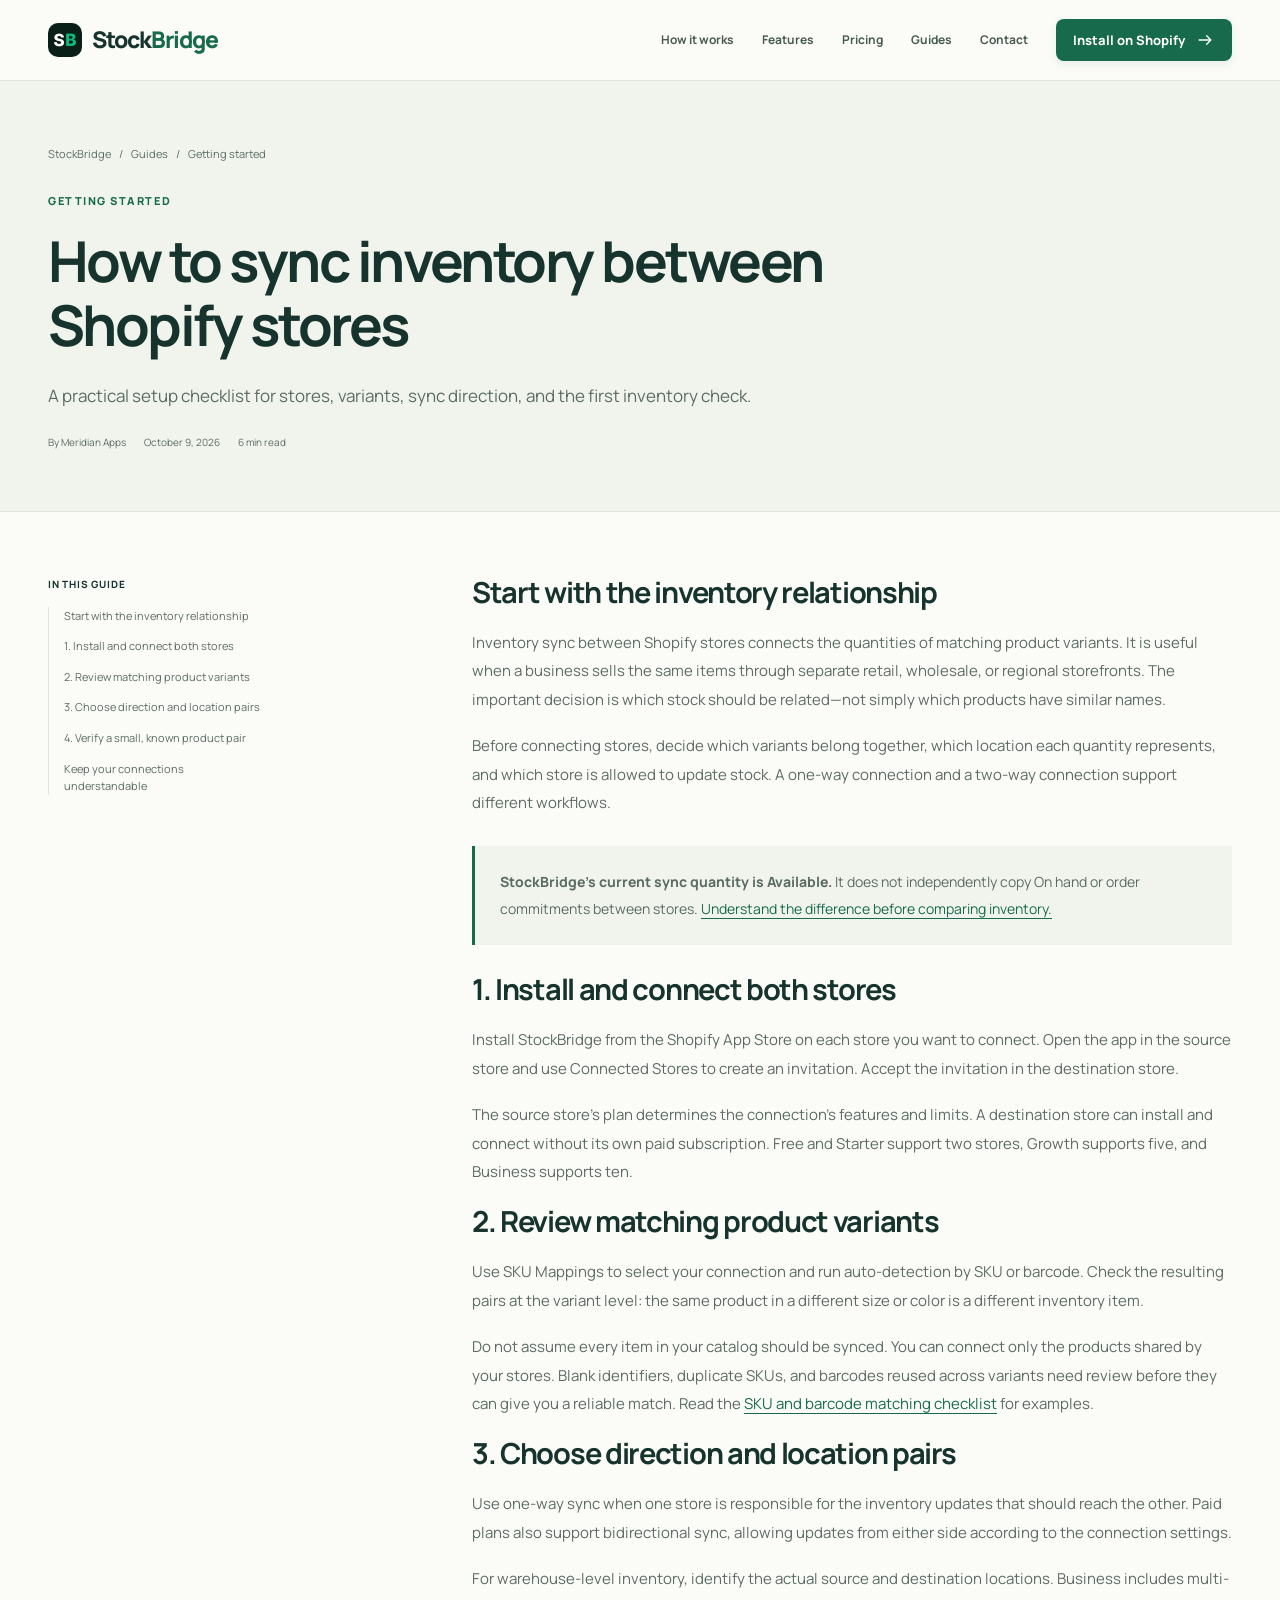
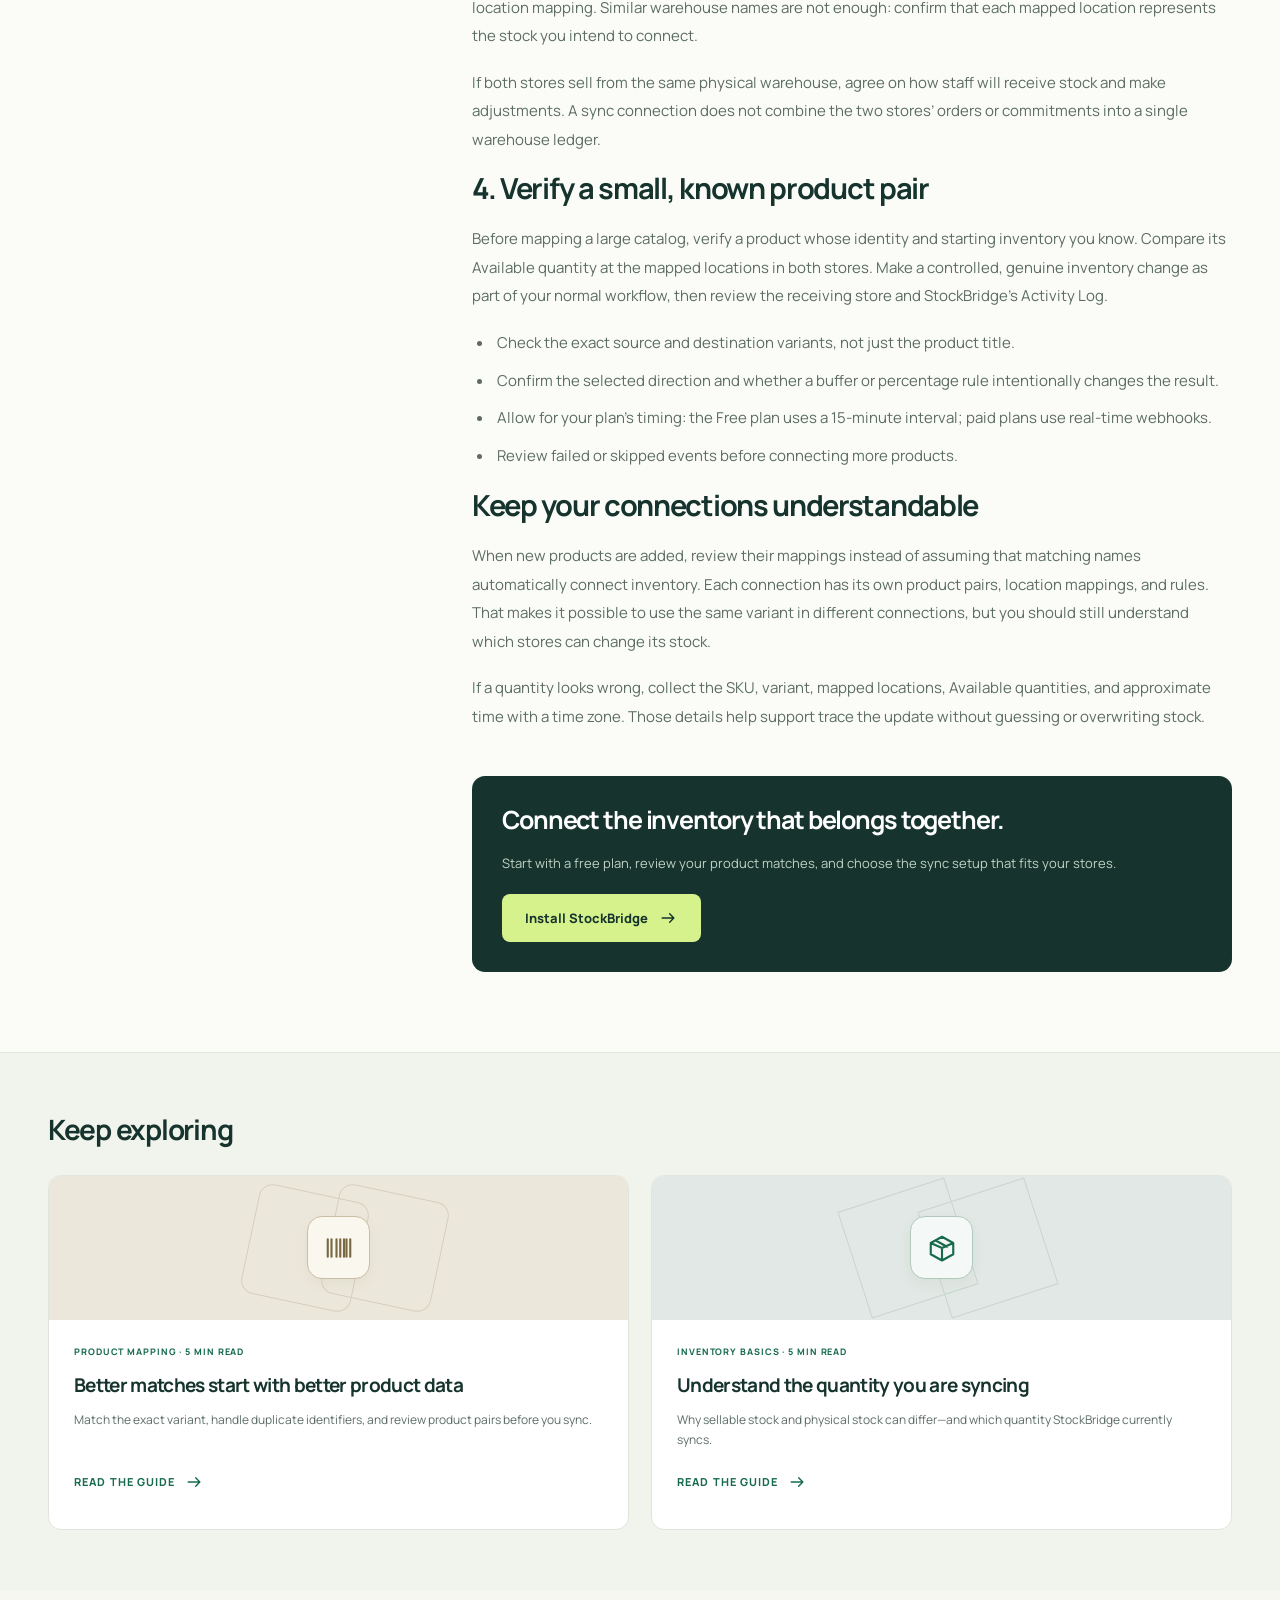
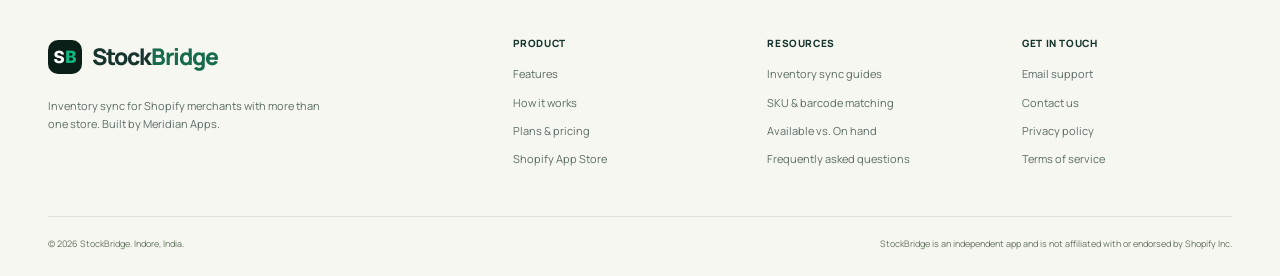
<file: guides/sync-inventory-between-shopify-stores/index.html>
<!doctype html>
<html lang="en">
  <head>
    <meta charset="utf-8" />
    <meta name="viewport" content="width=device-width, initial-scale=1" />
    <title>How to sync inventory between Shopify stores | StockBridge</title>
    <meta
      name="description"
      content="Learn how to sync inventory between Shopify stores: connect stores, match SKUs, choose sync direction, map locations, and verify your first update."
    />
    <meta name="robots" content="index, follow, max-image-preview:large" />
    <meta name="theme-color" content="#16342d" />
    <link
      rel="canonical"
      href="https://stockbridgeapp.com/guides/sync-inventory-between-shopify-stores/"
    />
    <link rel="icon" href="/favicon.ico" />
    <link rel="apple-touch-icon" href="/apple-touch-icon.png" />
    <meta property="og:type" content="article" />
    <meta property="og:site_name" content="StockBridge" />
    <meta property="og:locale" content="en_US" />
    <meta
      property="og:title"
      content="How to sync inventory between Shopify stores | StockBridge"
    />
    <meta
      property="og:description"
      content="Learn how to sync inventory between Shopify stores: connect stores, match SKUs, choose sync direction, map locations, and verify your first update."
    />
    <meta
      property="og:url"
      content="https://stockbridgeapp.com/guides/sync-inventory-between-shopify-stores/"
    />
    <meta
      property="og:image"
      content="https://stockbridgeapp.com/assets/stockbridge-social.png"
    />
    <meta property="og:image:width" content="1200" />
    <meta property="og:image:height" content="630" />
    <meta
      property="og:image:alt"
      content="StockBridge — Shopify inventory sync. More stores. Less busywork."
    />
    <meta name="twitter:card" content="summary_large_image" />
    <meta
      name="twitter:title"
      content="How to sync inventory between Shopify stores | StockBridge"
    />
    <meta
      name="twitter:description"
      content="Learn how to sync inventory between Shopify stores: connect stores, match SKUs, choose sync direction, map locations, and verify your first update."
    />
    <meta
      name="twitter:image"
      content="https://stockbridgeapp.com/assets/stockbridge-social.png"
    />
    <meta
      name="twitter:image:alt"
      content="StockBridge — inventory sync for Shopify stores"
    />
    <link
      rel="preload"
      href="/assets/fonts/manrope-latin.woff2"
      as="font"
      type="font/woff2"
      crossorigin
    />
    <link rel="stylesheet" href="/assets/site.css" />
    <script src="/assets/site.js" defer></script>
    <noscript
      ><style>
        @media (max-width: 700px) {
          .site-header {
            position: static;
          }
          .nav-wrap {
            height: auto;
            flex-wrap: wrap;
            padding-block: 16px;
          }
          .menu-toggle {
            display: none;
          }
          .nav-links {
            display: flex;
            position: static;
            box-shadow: none;
            border: 0;
            padding: 0;
            width: 100%;
          }
        }
        .demo-controls {
          display: none;
        }
      </style></noscript
    >
    <script type="application/ld+json">
      {
        "@context": "https://schema.org",
        "@graph": [
          {
            "@type": "Article",
            "headline": "How to sync inventory between Shopify stores",
            "description": "Learn how to sync inventory between Shopify stores: connect stores, match SKUs, choose sync direction, map locations, and verify your first update.",
            "mainEntityOfPage": "https://stockbridgeapp.com/guides/sync-inventory-between-shopify-stores/",
            "url": "https://stockbridgeapp.com/guides/sync-inventory-between-shopify-stores/",
            "datePublished": "2026-10-09",
            "dateModified": "2026-10-09",
            "author": {
              "@type": "Organization",
              "name": "Meridian Apps",
              "url": "https://stockbridgeapp.com/"
            },
            "publisher": {
              "@type": "Organization",
              "name": "Meridian Apps",
              "url": "https://stockbridgeapp.com/",
              "logo": {
                "@type": "ImageObject",
                "url": "https://stockbridgeapp.com/logo.png"
              }
            },
            "image": [
              "https://stockbridgeapp.com/assets/stockbridge-social.png"
            ],
            "inLanguage": "en"
          },
          {
            "@type": "BreadcrumbList",
            "itemListElement": [
              {
                "@type": "ListItem",
                "position": 1,
                "name": "StockBridge",
                "item": "https://stockbridgeapp.com/"
              },
              {
                "@type": "ListItem",
                "position": 2,
                "name": "Guides",
                "item": "https://stockbridgeapp.com/guides/"
              },
              {
                "@type": "ListItem",
                "position": 3,
                "name": "How to sync inventory between Shopify stores",
                "item": "https://stockbridgeapp.com/guides/sync-inventory-between-shopify-stores/"
              }
            ]
          }
        ]
      }
    </script>
  </head>
  <body>
    <a class="skip-link" href="#main">Skip to content</a>
    <svg
      class="svg-library"
      aria-hidden="true"
      xmlns="http://www.w3.org/2000/svg"
    >
      <defs>
        <symbol id="i-arrow" viewBox="0 0 24 24">
          <path d="M5 12h14m-5-5 5 5-5 5" />
        </symbol>
        <symbol id="i-check" viewBox="0 0 24 24">
          <path d="m5 12 4 4L19 6" />
        </symbol>
        <symbol id="i-sync" viewBox="0 0 24 24">
          <path d="M3 8h17m-4-4 4 4-4 4M21 16H4m4-4-4 4 4 4" />
        </symbol>
        <symbol id="i-store" viewBox="0 0 24 24">
          <path
            d="m4 8 2-5h12l2 5v3a3 3 0 0 1-5 2 3 3 0 0 1-6 0 3 3 0 0 1-5-2V8Zm1 6v7h14v-7M9 21v-6h6v6M4 8h16"
          />
        </symbol>
        <symbol id="i-box" viewBox="0 0 24 24">
          <path
            d="m12 3 9 5v9l-9 5-9-5V8l9-5Zm0 9 9-4M12 12 3 8m9 4v10M7 6l9 5"
          />
        </symbol>
        <symbol id="i-bolt" viewBox="0 0 24 24">
          <path d="m13 2-9 12h7l-1 8 10-13h-7l1-7Z" />
        </symbol>
        <symbol id="i-grid" viewBox="0 0 24 24">
          <rect x="3" y="3" width="7" height="7" rx="1" />
          <rect x="14" y="3" width="7" height="7" rx="1" />
          <rect x="3" y="14" width="7" height="7" rx="1" />
          <rect x="14" y="14" width="7" height="7" rx="1" />
        </symbol>
        <symbol id="i-link" viewBox="0 0 24 24">
          <path
            d="m9 15 6-6m-8 4-2 2a4 4 0 0 0 6 6l4-4a4 4 0 0 0 0-6m2 0 2-2a4 4 0 0 0-6-6L9 7a4 4 0 0 0 0 6"
          />
        </symbol>
        <symbol id="i-barcode" viewBox="0 0 24 24">
          <path d="M3 5v14M6 5v14M10 5v14M13 5v14M16 5v14M21 5v14M18 5v14" />
        </symbol>
        <symbol id="i-location" viewBox="0 0 24 24">
          <path d="M19 10c0 5-7 12-7 12S5 15 5 10a7 7 0 1 1 14 0Z" />
          <circle cx="12" cy="10" r="2.5" />
        </symbol>
        <symbol id="i-chart" viewBox="0 0 24 24">
          <path d="M3 3v18h18M7 15l4-5 4 3 6-8" />
        </symbol>
        <symbol id="i-sliders" viewBox="0 0 24 24">
          <path d="M6 3v3m0 6v9m6-18v10m0 6v2m6-18v3m0 6v9" />
          <circle cx="6" cy="9" r="3" />
          <circle cx="12" cy="16" r="3" />
          <circle cx="18" cy="9" r="3" />
        </symbol>
        <symbol id="i-clock" viewBox="0 0 24 24">
          <circle cx="12" cy="12" r="9" />
          <path d="M12 6v6l4 2" />
        </symbol>
        <symbol id="i-log" viewBox="0 0 24 24">
          <rect x="5" y="3" width="14" height="18" rx="2" />
          <path d="M9 7h6M9 12h6M9 17h4" />
        </symbol>
        <symbol id="i-shield" viewBox="0 0 24 24">
          <path d="m12 2 9 4v6c0 5-9 10-9 10S3 17 3 12V6l9-4Z" />
          <path d="m8 11 3 3 5-5" />
        </symbol>
        <symbol id="i-mail" viewBox="0 0 24 24">
          <rect x="3" y="5" width="18" height="14" rx="2" />
          <path d="m3 6 9 7 9-7" />
        </symbol>
        <symbol id="i-menu" viewBox="0 0 24 24">
          <path d="M4 6h16M4 12h16M4 18h16" />
        </symbol>
        <symbol id="i-close" viewBox="0 0 24 24">
          <path d="m6 6 12 12M18 6 6 18" />
        </symbol>
        <symbol id="i-lock" viewBox="0 0 24 24">
          <rect x="5" y="10" width="14" height="11" rx="2" />
          <path d="M8 10V6a4 4 0 0 1 8 0v4" />
        </symbol>
        <symbol id="i-book" viewBox="0 0 24 24">
          <path
            d="M12 5v16M12 5C9 3 5 3 2 4v16c3-1 7-1 10 1 3-2 7-2 10-1V4c-3-1-7-1-10 1Z"
          />
        </symbol>
      </defs>
    </svg>
    <header class="site-header">
      <div class="container nav-wrap">
        <a class="brand" href="/" aria-label="StockBridge home"
          ><img src="/logo.png" alt="" width="34" height="34" /><span
            class="brand-name"
            >Stock<span>Bridge</span></span
          ></a
        >
        <button
          class="menu-toggle"
          type="button"
          aria-label="Open navigation"
          aria-controls="primary-navigation"
          aria-expanded="false"
        >
          <svg class="icon menu-icon" aria-hidden="true" focusable="false">
            <use href="#i-menu"></use></svg
          ><svg class="icon close-icon" aria-hidden="true" focusable="false">
            <use href="#i-close"></use>
          </svg>
        </button>
        <nav
          class="nav-links"
          id="primary-navigation"
          aria-label="Main navigation"
        >
          <a href="/#how-it-works">How it works</a
          ><a href="/#features">Features</a><a href="/#pricing">Pricing</a
          ><a href="/guides/">Guides</a><a href="/#contact">Contact</a>
          <a
            class="button button-primary"
            href="https://apps.shopify.com/stockbridge-2"
            >Install on Shopify
            <svg class="icon" aria-hidden="true" focusable="false">
              <use href="#i-arrow"></use></svg
          ></a>
        </nav>
      </div>
    </header>
    <main id="main">
      <section class="page-hero">
        <div class="container">
          <div class="breadcrumbs" aria-label="Breadcrumb">
            <a href="/">StockBridge</a><span aria-hidden="true">/</span
            ><a href="/guides/">Guides</a><span aria-hidden="true">/</span
            ><span>Getting started</span>
          </div>
          <span class="eyebrow">Getting started</span>
          <h1>How to sync inventory between Shopify stores</h1>
          <p>
            A practical setup checklist for stores, variants, sync direction,
            and the first inventory check.
          </p>
          <div class="article-meta">
            <span>By Meridian Apps</span
            ><span><time datetime="2026-10-09">October 9, 2026</time></span
            ><span>6 min read</span>
          </div>
        </div>
      </section>
      <div class="container article-layout">
        <aside class="article-toc" aria-label="On this page">
          <strong>In this guide</strong>
          <ul>
            <li>
              <a href="#before-you-connect"
                >Start with the inventory relationship</a
              >
            </li>
            <li>
              <a href="#connect-stores">1. Install and connect both stores</a>
            </li>
            <li>
              <a href="#match-products">2. Review matching product variants</a>
            </li>
            <li>
              <a href="#direction-locations"
                >3. Choose direction and location pairs</a
              >
            </li>
            <li><a href="#verify">4. Verify a small, known product pair</a></li>
            <li>
              <a href="#ongoing-checks">Keep your connections understandable</a>
            </li>
          </ul>
        </aside>
        <article class="article-body">
          <section aria-labelledby="before-you-connect">
            <h2 id="before-you-connect">
              Start with the inventory relationship
            </h2>
            <p>
              Inventory sync between Shopify stores connects the quantities of
              matching product variants. It is useful when a business sells the
              same items through separate retail, wholesale, or regional
              storefronts. The important decision is which stock should be
              related—not simply which products have similar names.
            </p>
            <p>
              Before connecting stores, decide which variants belong together,
              which location each quantity represents, and which store is
              allowed to update stock. A one-way connection and a two-way
              connection support different workflows.
            </p>
            <div class="article-callout">
              <p>
                <strong
                  >StockBridge’s current sync quantity is Available.</strong
                >
                It does not independently copy On hand or order commitments
                between stores.
                <a href="/guides/available-vs-on-hand/"
                  >Understand the difference before comparing inventory.</a
                >
              </p>
            </div>
          </section>
          <section aria-labelledby="connect-stores">
            <h2 id="connect-stores">1. Install and connect both stores</h2>
            <p>
              Install StockBridge from the Shopify App Store on each store you
              want to connect. Open the app in the source store and use
              Connected Stores to create an invitation. Accept the invitation in
              the destination store.
            </p>
            <p>
              The source store’s plan determines the connection’s features and
              limits. A destination store can install and connect without its
              own paid subscription. Free and Starter support two stores, Growth
              supports five, and Business supports ten.
            </p>
          </section>
          <section aria-labelledby="match-products">
            <h2 id="match-products">2. Review matching product variants</h2>
            <p>
              Use SKU Mappings to select your connection and run auto-detection
              by SKU or barcode. Check the resulting pairs at the variant level:
              the same product in a different size or color is a different
              inventory item.
            </p>
            <p>
              Do not assume every item in your catalog should be synced. You can
              connect only the products shared by your stores. Blank
              identifiers, duplicate SKUs, and barcodes reused across variants
              need review before they can give you a reliable match. Read the
              <a href="/guides/sku-barcode-matching/"
                >SKU and barcode matching checklist</a
              >
              for examples.
            </p>
          </section>
          <section aria-labelledby="direction-locations">
            <h2 id="direction-locations">
              3. Choose direction and location pairs
            </h2>
            <p>
              Use one-way sync when one store is responsible for the inventory
              updates that should reach the other. Paid plans also support
              bidirectional sync, allowing updates from either side according to
              the connection settings.
            </p>
            <p>
              For warehouse-level inventory, identify the actual source and
              destination locations. Business includes multi-location mapping.
              Similar warehouse names are not enough: confirm that each mapped
              location represents the stock you intend to connect.
            </p>
            <p>
              If both stores sell from the same physical warehouse, agree on how
              staff will receive stock and make adjustments. A sync connection
              does not combine the two stores’ orders or commitments into a
              single warehouse ledger.
            </p>
          </section>
          <section aria-labelledby="verify">
            <h2 id="verify">4. Verify a small, known product pair</h2>
            <p>
              Before mapping a large catalog, verify a product whose identity
              and starting inventory you know. Compare its Available quantity at
              the mapped locations in both stores. Make a controlled, genuine
              inventory change as part of your normal workflow, then review the
              receiving store and StockBridge’s Activity Log.
            </p>
            <ul>
              <li>
                Check the exact source and destination variants, not just the
                product title.
              </li>
              <li>
                Confirm the selected direction and whether a buffer or
                percentage rule intentionally changes the result.
              </li>
              <li>
                Allow for your plan’s timing: the Free plan uses a 15-minute
                interval; paid plans use real-time webhooks.
              </li>
              <li>
                Review failed or skipped events before connecting more products.
              </li>
            </ul>
          </section>
          <section aria-labelledby="ongoing-checks">
            <h2 id="ongoing-checks">Keep your connections understandable</h2>
            <p>
              When new products are added, review their mappings instead of
              assuming that matching names automatically connect inventory. Each
              connection has its own product pairs, location mappings, and
              rules. That makes it possible to use the same variant in different
              connections, but you should still understand which stores can
              change its stock.
            </p>
            <p>
              If a quantity looks wrong, collect the SKU, variant, mapped
              locations, Available quantities, and approximate time with a time
              zone. Those details help support trace the update without guessing
              or overwriting stock.
            </p>
          </section>
          <div class="article-cta">
            <h2>Connect the inventory that belongs together.</h2>
            <p>
              Start with a free plan, review your product matches, and choose
              the sync setup that fits your stores.
            </p>
            <a
              class="button button-lime"
              href="https://apps.shopify.com/stockbridge-2"
              >Install StockBridge
              <svg class="icon" aria-hidden="true" focusable="false">
                <use href="#i-arrow"></use></svg
            ></a>
          </div>
        </article>
      </div>
      <section class="related-guides">
        <div class="container">
          <h2>Keep exploring</h2>
          <div class="guide-grid">
            <a class="guide-card" href="/guides/sku-barcode-matching/"
              ><div class="guide-art art-match" aria-hidden="true">
                <span class="art-symbol"
                  ><svg class="icon" aria-hidden="true" focusable="false">
                    <use href="#i-barcode"></use></svg
                ></span>
              </div>
              <div class="guide-card-body">
                <span>Product mapping · 5 min read</span>
                <h3>Better matches start with better product data</h3>
                <p>
                  Match the exact variant, handle duplicate identifiers, and
                  review product pairs before you sync.
                </p>
                <span class="text-link"
                  >Read the guide
                  <svg class="icon" aria-hidden="true" focusable="false">
                    <use href="#i-arrow"></use></svg
                ></span></div></a
            ><a class="guide-card" href="/guides/available-vs-on-hand/"
              ><div class="guide-art art-states" aria-hidden="true">
                <span class="art-symbol"
                  ><svg class="icon" aria-hidden="true" focusable="false">
                    <use href="#i-box"></use></svg
                ></span>
              </div>
              <div class="guide-card-body">
                <span>Inventory basics · 5 min read</span>
                <h3>Understand the quantity you are syncing</h3>
                <p>
                  Why sellable stock and physical stock can differ—and which
                  quantity StockBridge currently syncs.
                </p>
                <span class="text-link"
                  >Read the guide
                  <svg class="icon" aria-hidden="true" focusable="false">
                    <use href="#i-arrow"></use></svg
                ></span></div
            ></a>
          </div>
        </div>
      </section>
    </main>
    <footer class="site-footer">
      <div class="container">
        <div class="footer-top">
          <div class="footer-brand">
            <a class="brand" href="/"
              ><img src="/logo.png" alt="" width="34" height="34" /><span
                class="brand-name"
                >Stock<span>Bridge</span></span
              ></a
            >
            <p>
              Inventory sync for Shopify merchants with more than one store.
              Built by Meridian Apps.
            </p>
          </div>
          <div class="footer-column">
            <h2>Product</h2>
            <ul>
              <li><a href="/#features">Features</a></li>
              <li><a href="/#how-it-works">How it works</a></li>
              <li><a href="/#pricing">Plans &amp; pricing</a></li>
              <li>
                <a href="https://apps.shopify.com/stockbridge-2"
                  >Shopify App Store</a
                >
              </li>
            </ul>
          </div>
          <div class="footer-column">
            <h2>Resources</h2>
            <ul>
              <li><a href="/guides/">Inventory sync guides</a></li>
              <li>
                <a href="/guides/sku-barcode-matching/"
                  >SKU &amp; barcode matching</a
                >
              </li>
              <li>
                <a href="/guides/available-vs-on-hand/"
                  >Available vs. On hand</a
                >
              </li>
              <li><a href="/#faq">Frequently asked questions</a></li>
            </ul>
          </div>
          <div class="footer-column">
            <h2>Get in touch</h2>
            <ul>
              <li>
                <a href="mailto:support@stockbridgeapp.com">Email support</a>
              </li>
              <li><a href="/#contact">Contact us</a></li>
              <li><a href="/privacy">Privacy policy</a></li>
              <li><a href="/terms">Terms of service</a></li>
            </ul>
          </div>
        </div>
        <div class="footer-bottom">
          <span>© 2026 StockBridge. Indore, India.</span
          ><span
            >StockBridge is an independent app and is not affiliated with or
            endorsed by Shopify Inc.</span
          >
        </div>
      </div>
    </footer>
  </body>
</html>
</file>
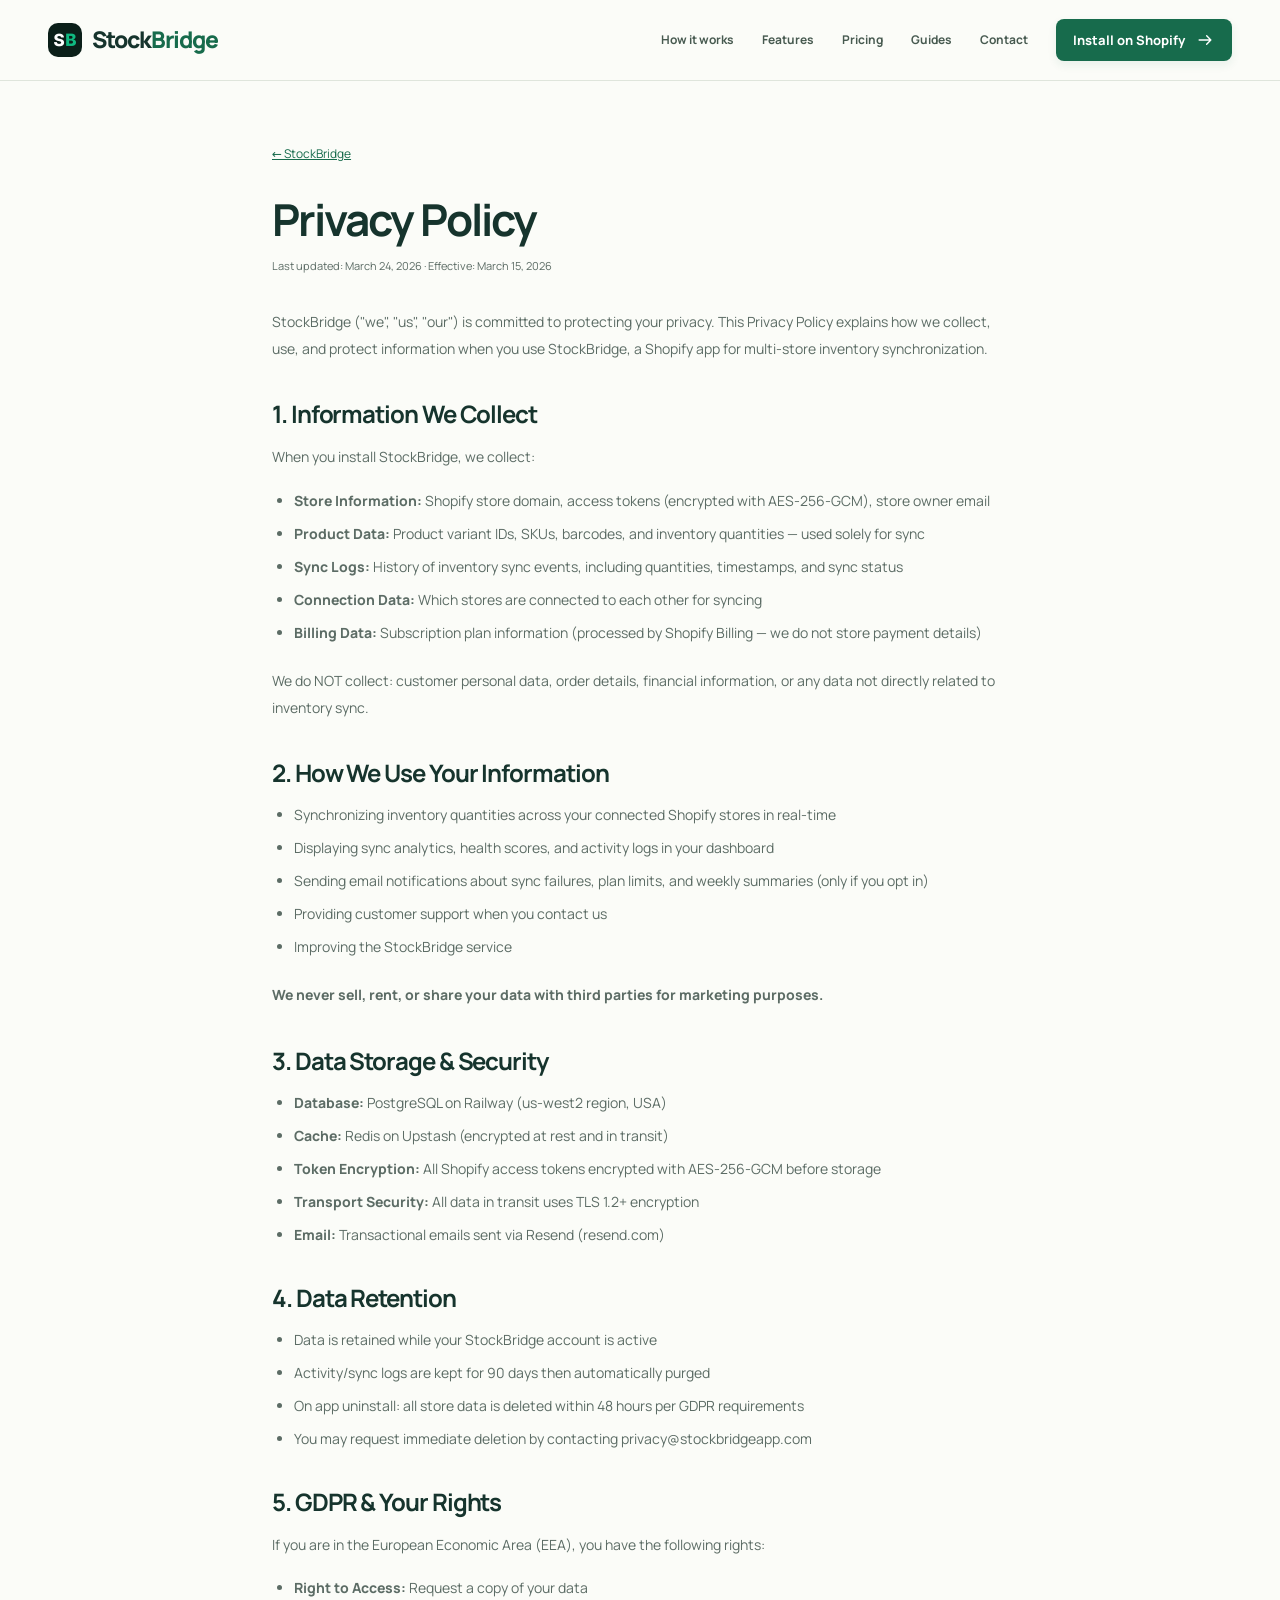
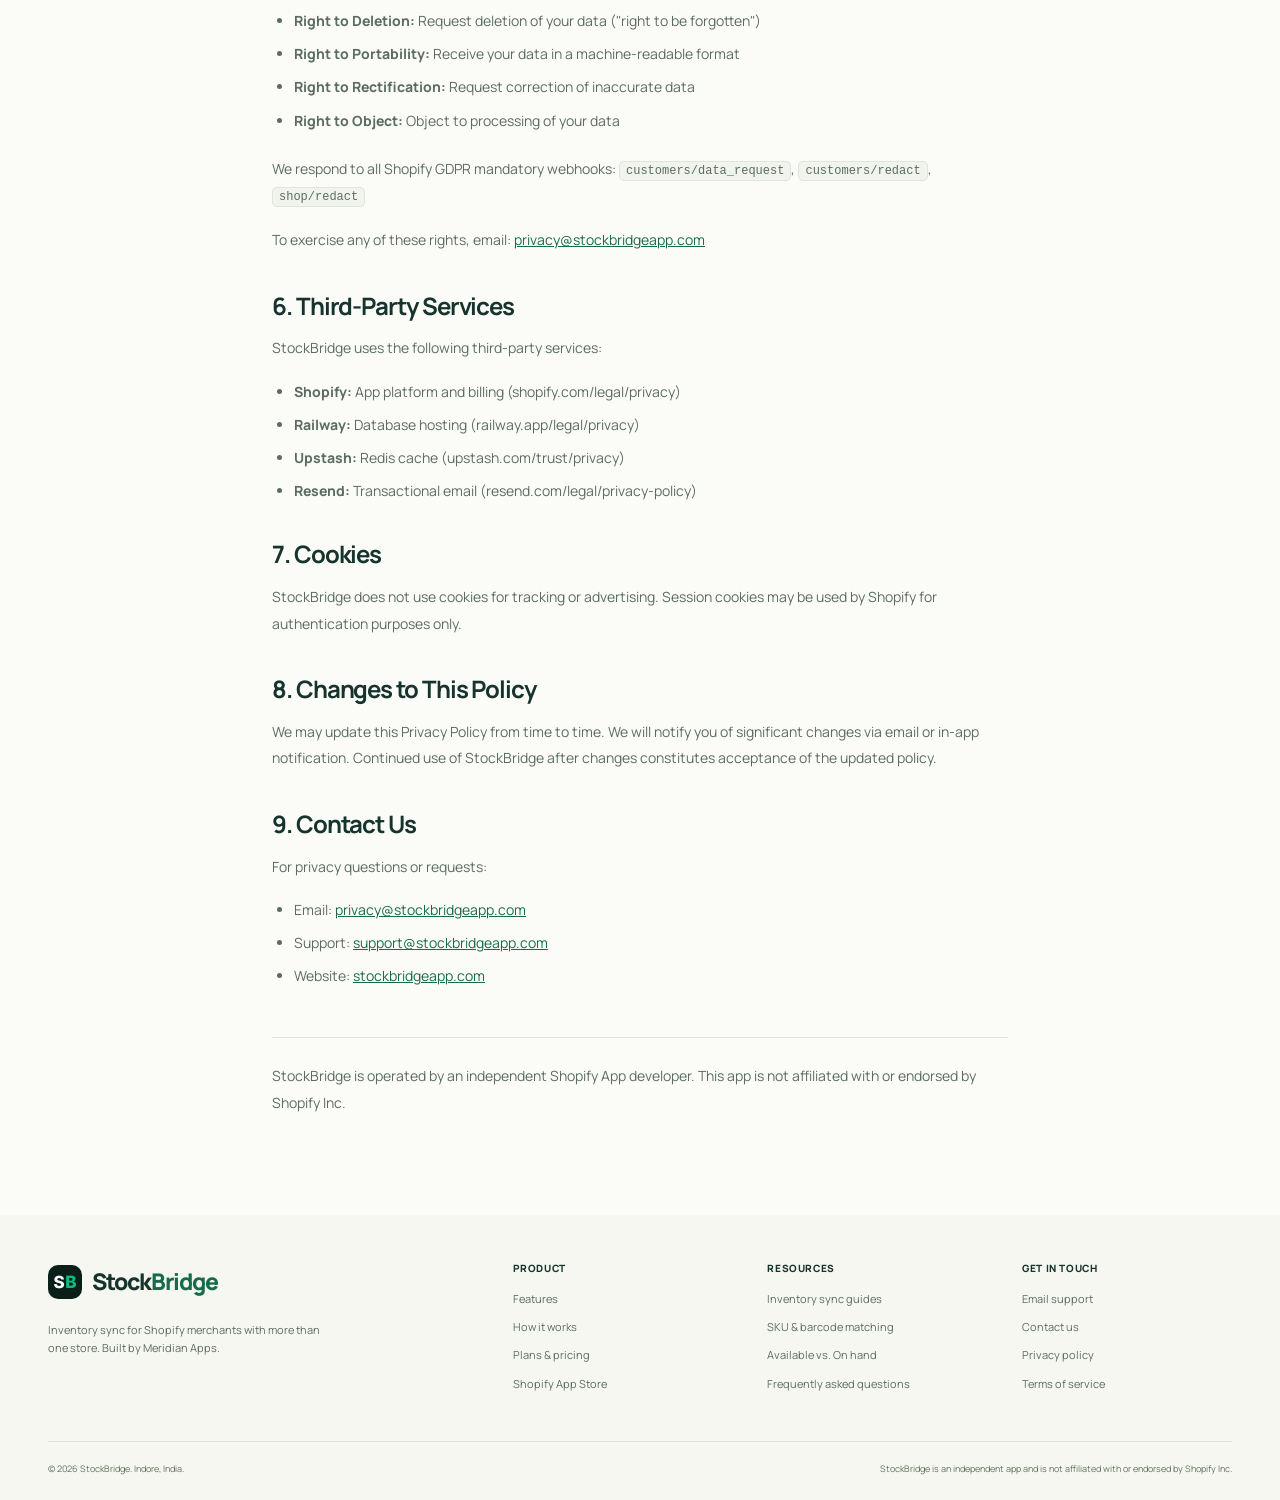
<file: privacy.html>
<!doctype html>
<html lang="en">
  <head>
    <meta charset="utf-8" />
    <meta name="viewport" content="width=device-width, initial-scale=1" />
    <title>Privacy Policy | StockBridge</title>
    <meta
      name="description"
      content="How StockBridge collects, uses, and protects store data. Read our privacy policy, data retention details, and how to contact us."
    />
    <meta name="robots" content="index, follow, max-image-preview:large" />
    <meta name="theme-color" content="#16342d" />
    <link rel="canonical" href="https://stockbridgeapp.com/privacy" />
    <link rel="icon" href="/favicon.ico" />
    <link rel="apple-touch-icon" href="/apple-touch-icon.png" />
    <meta property="og:type" content="website" />
    <meta property="og:site_name" content="StockBridge" />
    <meta property="og:locale" content="en_US" />
    <meta property="og:title" content="Privacy Policy | StockBridge" />
    <meta
      property="og:description"
      content="How StockBridge collects, uses, and protects store data. Read our privacy policy, data retention details, and how to contact us."
    />
    <meta property="og:url" content="https://stockbridgeapp.com/privacy" />
    <meta
      property="og:image"
      content="https://stockbridgeapp.com/assets/stockbridge-social.png"
    />
    <meta property="og:image:width" content="1200" />
    <meta property="og:image:height" content="630" />
    <meta
      property="og:image:alt"
      content="StockBridge — Shopify inventory sync. More stores. Less busywork."
    />
    <meta name="twitter:card" content="summary_large_image" />
    <meta name="twitter:title" content="Privacy Policy | StockBridge" />
    <meta
      name="twitter:description"
      content="How StockBridge collects, uses, and protects store data. Read our privacy policy, data retention details, and how to contact us."
    />
    <meta
      name="twitter:image"
      content="https://stockbridgeapp.com/assets/stockbridge-social.png"
    />
    <meta
      name="twitter:image:alt"
      content="StockBridge — inventory sync for Shopify stores"
    />
    <link
      rel="preload"
      href="/assets/fonts/manrope-latin.woff2"
      as="font"
      type="font/woff2"
      crossorigin
    />
    <link rel="stylesheet" href="/assets/site.css" />
    <script src="/assets/site.js" defer></script>
    <noscript
      ><style>
        @media (max-width: 700px) {
          .site-header {
            position: static;
          }
          .nav-wrap {
            height: auto;
            flex-wrap: wrap;
            padding-block: 16px;
          }
          .menu-toggle {
            display: none;
          }
          .nav-links {
            display: flex;
            position: static;
            box-shadow: none;
            border: 0;
            padding: 0;
            width: 100%;
          }
        }
        .demo-controls {
          display: none;
        }
      </style></noscript
    >
  </head>
  <body>
    <a class="skip-link" href="#main">Skip to content</a>
    <svg
      class="svg-library"
      aria-hidden="true"
      xmlns="http://www.w3.org/2000/svg"
    >
      <defs>
        <symbol id="i-arrow" viewBox="0 0 24 24">
          <path d="M5 12h14m-5-5 5 5-5 5" />
        </symbol>
        <symbol id="i-check" viewBox="0 0 24 24">
          <path d="m5 12 4 4L19 6" />
        </symbol>
        <symbol id="i-sync" viewBox="0 0 24 24">
          <path d="M3 8h17m-4-4 4 4-4 4M21 16H4m4-4-4 4 4 4" />
        </symbol>
        <symbol id="i-store" viewBox="0 0 24 24">
          <path
            d="m4 8 2-5h12l2 5v3a3 3 0 0 1-5 2 3 3 0 0 1-6 0 3 3 0 0 1-5-2V8Zm1 6v7h14v-7M9 21v-6h6v6M4 8h16"
          />
        </symbol>
        <symbol id="i-box" viewBox="0 0 24 24">
          <path
            d="m12 3 9 5v9l-9 5-9-5V8l9-5Zm0 9 9-4M12 12 3 8m9 4v10M7 6l9 5"
          />
        </symbol>
        <symbol id="i-bolt" viewBox="0 0 24 24">
          <path d="m13 2-9 12h7l-1 8 10-13h-7l1-7Z" />
        </symbol>
        <symbol id="i-grid" viewBox="0 0 24 24">
          <rect x="3" y="3" width="7" height="7" rx="1" />
          <rect x="14" y="3" width="7" height="7" rx="1" />
          <rect x="3" y="14" width="7" height="7" rx="1" />
          <rect x="14" y="14" width="7" height="7" rx="1" />
        </symbol>
        <symbol id="i-link" viewBox="0 0 24 24">
          <path
            d="m9 15 6-6m-8 4-2 2a4 4 0 0 0 6 6l4-4a4 4 0 0 0 0-6m2 0 2-2a4 4 0 0 0-6-6L9 7a4 4 0 0 0 0 6"
          />
        </symbol>
        <symbol id="i-barcode" viewBox="0 0 24 24">
          <path d="M3 5v14M6 5v14M10 5v14M13 5v14M16 5v14M21 5v14M18 5v14" />
        </symbol>
        <symbol id="i-location" viewBox="0 0 24 24">
          <path d="M19 10c0 5-7 12-7 12S5 15 5 10a7 7 0 1 1 14 0Z" />
          <circle cx="12" cy="10" r="2.5" />
        </symbol>
        <symbol id="i-chart" viewBox="0 0 24 24">
          <path d="M3 3v18h18M7 15l4-5 4 3 6-8" />
        </symbol>
        <symbol id="i-sliders" viewBox="0 0 24 24">
          <path d="M6 3v3m0 6v9m6-18v10m0 6v2m6-18v3m0 6v9" />
          <circle cx="6" cy="9" r="3" />
          <circle cx="12" cy="16" r="3" />
          <circle cx="18" cy="9" r="3" />
        </symbol>
        <symbol id="i-clock" viewBox="0 0 24 24">
          <circle cx="12" cy="12" r="9" />
          <path d="M12 6v6l4 2" />
        </symbol>
        <symbol id="i-log" viewBox="0 0 24 24">
          <rect x="5" y="3" width="14" height="18" rx="2" />
          <path d="M9 7h6M9 12h6M9 17h4" />
        </symbol>
        <symbol id="i-shield" viewBox="0 0 24 24">
          <path d="m12 2 9 4v6c0 5-9 10-9 10S3 17 3 12V6l9-4Z" />
          <path d="m8 11 3 3 5-5" />
        </symbol>
        <symbol id="i-mail" viewBox="0 0 24 24">
          <rect x="3" y="5" width="18" height="14" rx="2" />
          <path d="m3 6 9 7 9-7" />
        </symbol>
        <symbol id="i-menu" viewBox="0 0 24 24">
          <path d="M4 6h16M4 12h16M4 18h16" />
        </symbol>
        <symbol id="i-close" viewBox="0 0 24 24">
          <path d="m6 6 12 12M18 6 6 18" />
        </symbol>
        <symbol id="i-lock" viewBox="0 0 24 24">
          <rect x="5" y="10" width="14" height="11" rx="2" />
          <path d="M8 10V6a4 4 0 0 1 8 0v4" />
        </symbol>
        <symbol id="i-book" viewBox="0 0 24 24">
          <path
            d="M12 5v16M12 5C9 3 5 3 2 4v16c3-1 7-1 10 1 3-2 7-2 10-1V4c-3-1-7-1-10 1Z"
          />
        </symbol>
      </defs>
    </svg>
    <header class="site-header">
      <div class="container nav-wrap">
        <a class="brand" href="/" aria-label="StockBridge home"
          ><img src="/logo.png" alt="" width="34" height="34" /><span
            class="brand-name"
            >Stock<span>Bridge</span></span
          ></a
        >
        <button
          class="menu-toggle"
          type="button"
          aria-label="Open navigation"
          aria-controls="primary-navigation"
          aria-expanded="false"
        >
          <svg class="icon menu-icon" aria-hidden="true" focusable="false">
            <use href="#i-menu"></use></svg
          ><svg class="icon close-icon" aria-hidden="true" focusable="false">
            <use href="#i-close"></use>
          </svg>
        </button>
        <nav
          class="nav-links"
          id="primary-navigation"
          aria-label="Main navigation"
        >
          <a href="/#how-it-works">How it works</a
          ><a href="/#features">Features</a><a href="/#pricing">Pricing</a
          ><a href="/guides/">Guides</a><a href="/#contact">Contact</a>
          <a
            class="button button-primary"
            href="https://apps.shopify.com/stockbridge-2"
            >Install on Shopify
            <svg class="icon" aria-hidden="true" focusable="false">
              <use href="#i-arrow"></use></svg
          ></a>
        </nav>
      </div>
    </header>
    <main id="main" class="legal-wrap">
      <a class="back" href="/">&larr; StockBridge</a>

      <h1>Privacy Policy</h1>
      <p class="meta">
        Last updated: March 24, 2026 &middot; Effective: March 15, 2026
      </p>

      <p class="lede">
        StockBridge ("we", "us", "our") is committed to protecting your privacy.
        This Privacy Policy explains how we collect, use, and protect
        information when you use StockBridge, a Shopify app for multi-store
        inventory synchronization.
      </p>

      <h2>1. Information We Collect</h2>
      <p>When you install StockBridge, we collect:</p>
      <ul>
        <li>
          <strong>Store Information:</strong> Shopify store domain, access
          tokens (encrypted with AES-256-GCM), store owner email
        </li>
        <li>
          <strong>Product Data:</strong> Product variant IDs, SKUs, barcodes,
          and inventory quantities &mdash; used solely for sync
        </li>
        <li>
          <strong>Sync Logs:</strong> History of inventory sync events,
          including quantities, timestamps, and sync status
        </li>
        <li>
          <strong>Connection Data:</strong> Which stores are connected to each
          other for syncing
        </li>
        <li>
          <strong>Billing Data:</strong> Subscription plan information
          (processed by Shopify Billing &mdash; we do not store payment details)
        </li>
      </ul>
      <p>
        We do NOT collect: customer personal data, order details, financial
        information, or any data not directly related to inventory sync.
      </p>

      <h2>2. How We Use Your Information</h2>
      <ul>
        <li>
          Synchronizing inventory quantities across your connected Shopify
          stores in real-time
        </li>
        <li>
          Displaying sync analytics, health scores, and activity logs in your
          dashboard
        </li>
        <li>
          Sending email notifications about sync failures, plan limits, and
          weekly summaries (only if you opt in)
        </li>
        <li>Providing customer support when you contact us</li>
        <li>Improving the StockBridge service</li>
      </ul>
      <p>
        <strong
          >We never sell, rent, or share your data with third parties for
          marketing purposes.</strong
        >
      </p>

      <h2>3. Data Storage &amp; Security</h2>
      <ul>
        <li>
          <strong>Database:</strong> PostgreSQL on Railway (us-west2 region,
          USA)
        </li>
        <li>
          <strong>Cache:</strong> Redis on Upstash (encrypted at rest and in
          transit)
        </li>
        <li>
          <strong>Token Encryption:</strong> All Shopify access tokens encrypted
          with AES-256-GCM before storage
        </li>
        <li>
          <strong>Transport Security:</strong> All data in transit uses TLS 1.2+
          encryption
        </li>
        <li>
          <strong>Email:</strong> Transactional emails sent via Resend
          (resend.com)
        </li>
      </ul>

      <h2>4. Data Retention</h2>
      <ul>
        <li>Data is retained while your StockBridge account is active</li>
        <li>
          Activity/sync logs are kept for 90 days then automatically purged
        </li>
        <li>
          On app uninstall: all store data is deleted within 48 hours per GDPR
          requirements
        </li>
        <li>
          You may request immediate deletion by contacting
          privacy@stockbridgeapp.com
        </li>
      </ul>

      <h2>5. GDPR &amp; Your Rights</h2>
      <p>
        If you are in the European Economic Area (EEA), you have the following
        rights:
      </p>
      <ul>
        <li><strong>Right to Access:</strong> Request a copy of your data</li>
        <li>
          <strong>Right to Deletion:</strong> Request deletion of your data
          ("right to be forgotten")
        </li>
        <li>
          <strong>Right to Portability:</strong> Receive your data in a
          machine-readable format
        </li>
        <li>
          <strong>Right to Rectification:</strong> Request correction of
          inaccurate data
        </li>
        <li>
          <strong>Right to Object:</strong> Object to processing of your data
        </li>
      </ul>
      <p>
        We respond to all Shopify GDPR mandatory webhooks:
        <code>customers/data_request</code>, <code>customers/redact</code>,
        <code>shop/redact</code>
      </p>
      <p>
        To exercise any of these rights, email:
        <a href="mailto:privacy@stockbridgeapp.com"
          >privacy@stockbridgeapp.com</a
        >
      </p>

      <h2>6. Third-Party Services</h2>
      <p>StockBridge uses the following third-party services:</p>
      <ul>
        <li>
          <strong>Shopify:</strong> App platform and billing
          (shopify.com/legal/privacy)
        </li>
        <li>
          <strong>Railway:</strong> Database hosting (railway.app/legal/privacy)
        </li>
        <li>
          <strong>Upstash:</strong> Redis cache (upstash.com/trust/privacy)
        </li>
        <li>
          <strong>Resend:</strong> Transactional email
          (resend.com/legal/privacy-policy)
        </li>
      </ul>

      <h2>7. Cookies</h2>
      <p>
        StockBridge does not use cookies for tracking or advertising. Session
        cookies may be used by Shopify for authentication purposes only.
      </p>

      <h2>8. Changes to This Policy</h2>
      <p>
        We may update this Privacy Policy from time to time. We will notify you
        of significant changes via email or in-app notification. Continued use
        of StockBridge after changes constitutes acceptance of the updated
        policy.
      </p>

      <h2>9. Contact Us</h2>
      <p>For privacy questions or requests:</p>
      <ul>
        <li>
          Email:
          <a href="mailto:privacy@stockbridgeapp.com"
            >privacy@stockbridgeapp.com</a
          >
        </li>
        <li>
          Support:
          <a href="mailto:support@stockbridgeapp.com"
            >support@stockbridgeapp.com</a
          >
        </li>
        <li>
          Website: <a href="https://stockbridgeapp.com">stockbridgeapp.com</a>
        </li>
      </ul>

      <div class="foot">
        <p>
          StockBridge is operated by an independent Shopify App developer. This
          app is not affiliated with or endorsed by Shopify Inc.
        </p>
      </div>
    </main>
    <footer class="site-footer">
      <div class="container">
        <div class="footer-top">
          <div class="footer-brand">
            <a class="brand" href="/"
              ><img src="/logo.png" alt="" width="34" height="34" /><span
                class="brand-name"
                >Stock<span>Bridge</span></span
              ></a
            >
            <p>
              Inventory sync for Shopify merchants with more than one store.
              Built by Meridian Apps.
            </p>
          </div>
          <div class="footer-column">
            <h2>Product</h2>
            <ul>
              <li><a href="/#features">Features</a></li>
              <li><a href="/#how-it-works">How it works</a></li>
              <li><a href="/#pricing">Plans &amp; pricing</a></li>
              <li>
                <a href="https://apps.shopify.com/stockbridge-2"
                  >Shopify App Store</a
                >
              </li>
            </ul>
          </div>
          <div class="footer-column">
            <h2>Resources</h2>
            <ul>
              <li><a href="/guides/">Inventory sync guides</a></li>
              <li>
                <a href="/guides/sku-barcode-matching/"
                  >SKU &amp; barcode matching</a
                >
              </li>
              <li>
                <a href="/guides/available-vs-on-hand/"
                  >Available vs. On hand</a
                >
              </li>
              <li><a href="/#faq">Frequently asked questions</a></li>
            </ul>
          </div>
          <div class="footer-column">
            <h2>Get in touch</h2>
            <ul>
              <li>
                <a href="mailto:support@stockbridgeapp.com">Email support</a>
              </li>
              <li><a href="/#contact">Contact us</a></li>
              <li><a href="/privacy">Privacy policy</a></li>
              <li><a href="/terms">Terms of service</a></li>
            </ul>
          </div>
        </div>
        <div class="footer-bottom">
          <span>© 2026 StockBridge. Indore, India.</span
          ><span
            >StockBridge is an independent app and is not affiliated with or
            endorsed by Shopify Inc.</span
          >
        </div>
      </div>
    </footer>
  </body>
</html>
</file>
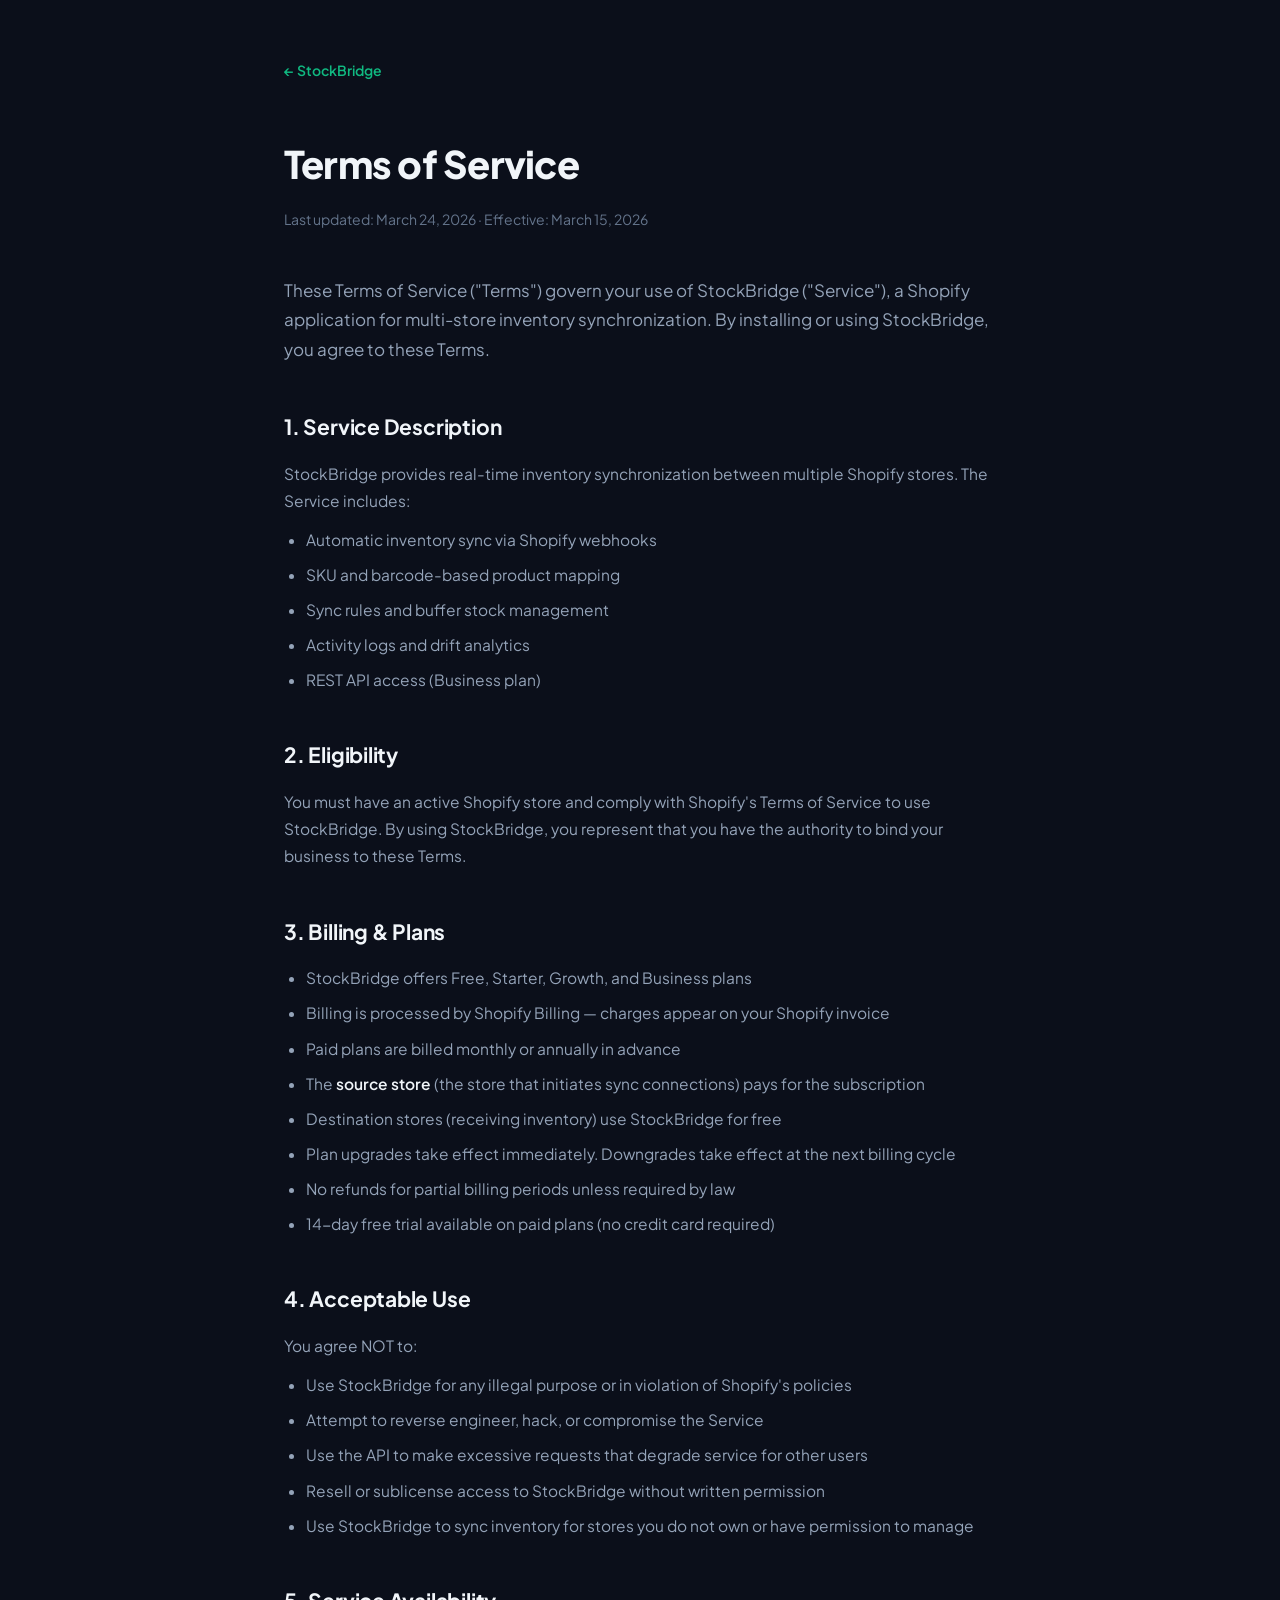
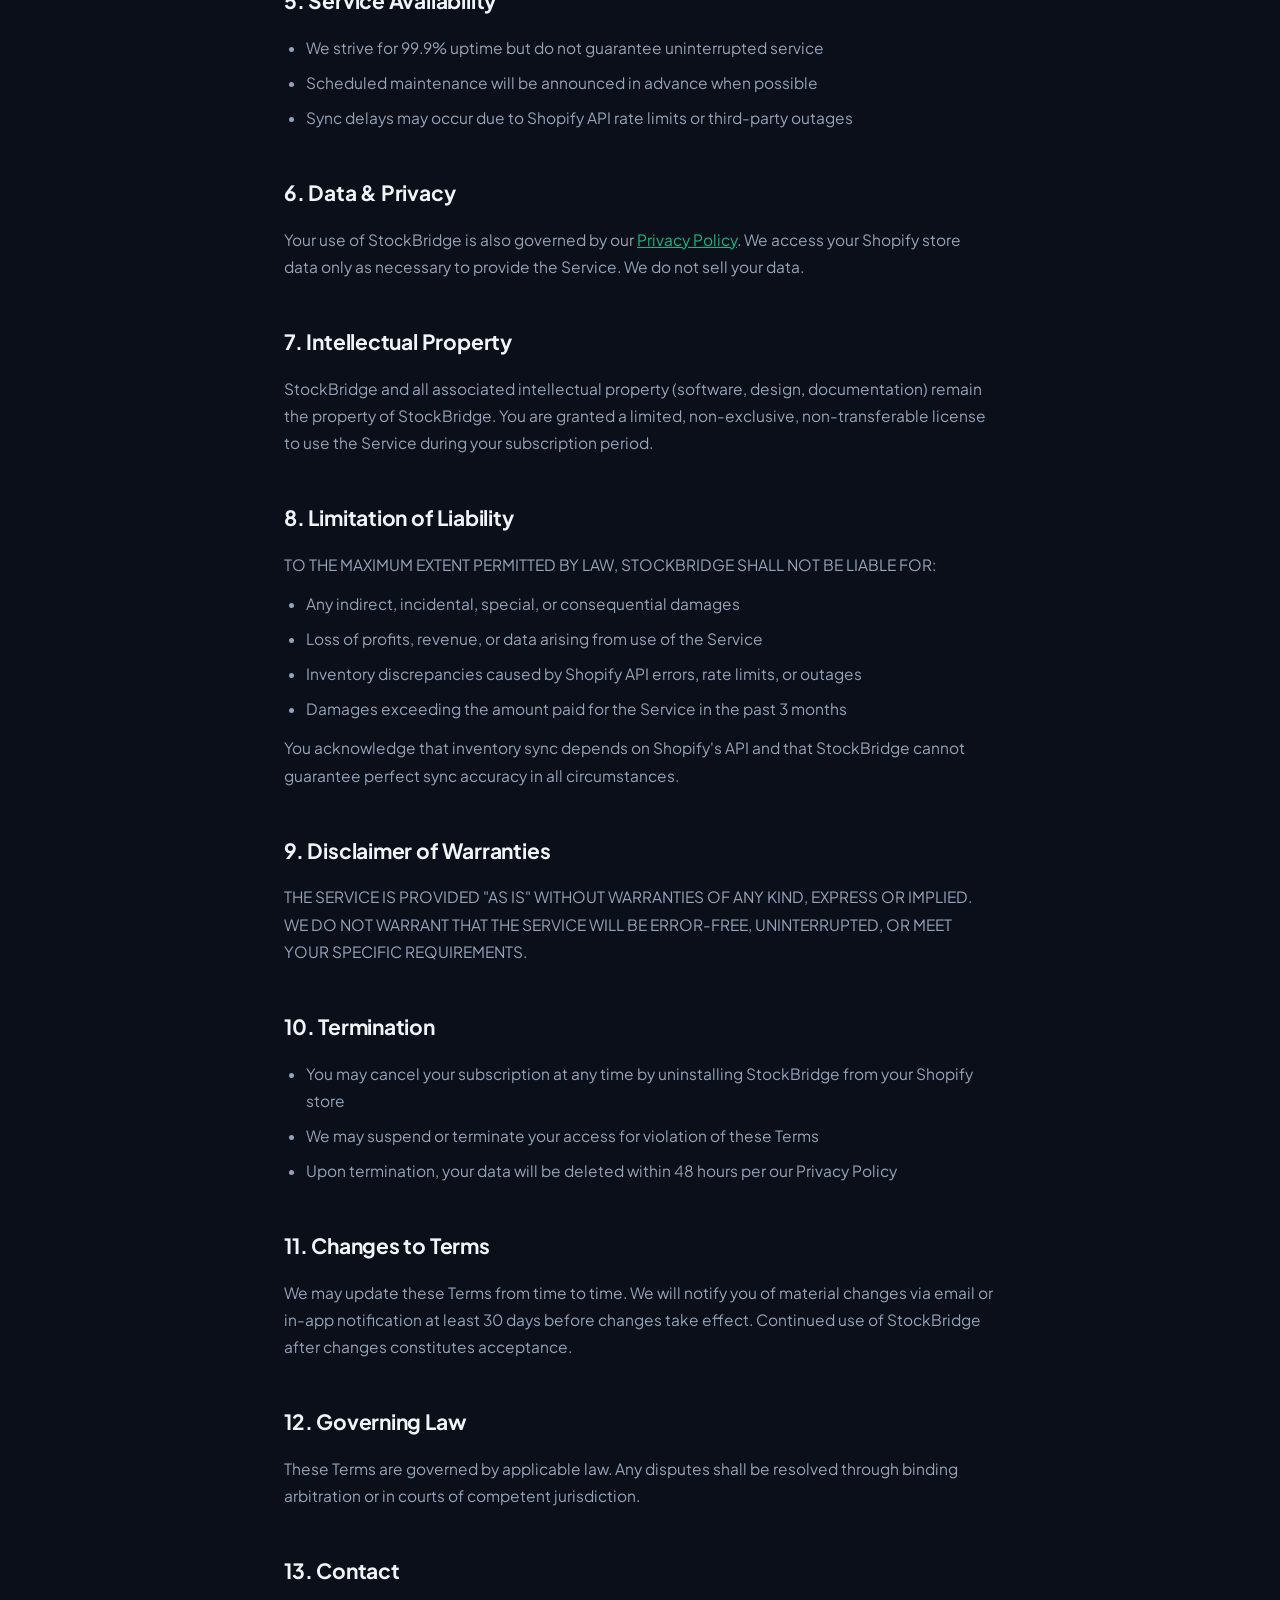
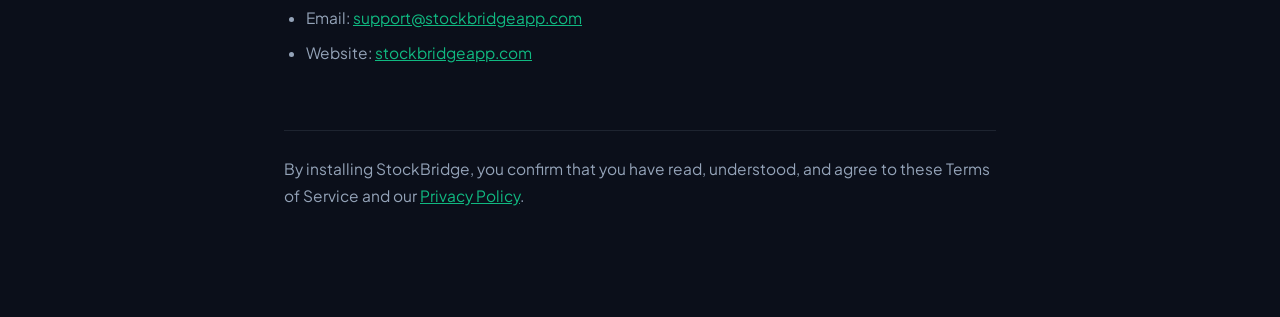
<file: terms.html>
<!DOCTYPE html>
<html lang="en">
<head>
  <meta charset="UTF-8">
  <meta name="viewport" content="width=device-width, initial-scale=1.0">
  <title>Terms of Service — StockBridge</title>
  <meta name="description" content="Terms governing your use of StockBridge, the multi-store inventory sync app for Shopify.">
  <link rel="canonical" href="https://stockbridgeapp.com/terms">
  <meta name="robots" content="index, follow">
  <link rel="icon" href="https://app.stockbridgeapp.com/favicon.ico">
  <link rel="preconnect" href="https://fonts.googleapis.com">
  <link rel="preconnect" href="https://fonts.gstatic.com" crossorigin>
  <link href="https://fonts.googleapis.com/css2?family=Plus+Jakarta+Sans:wght@400;500;600;700;800&display=swap" rel="stylesheet">
  <style>
    *, *::before, *::after { margin: 0; padding: 0; box-sizing: border-box; }
    :root {
      --bg: #0B0F1A; --bg-card: #111827; --text: #F1F5F9;
      --text-secondary: #94A3B8; --text-muted: #64748B;
      --accent: #10B981; --border: rgba(148, 163, 184, 0.14);
      --font: 'Plus Jakarta Sans', system-ui, -apple-system, sans-serif;
    }
    body {
      font-family: var(--font); background: var(--bg); color: var(--text);
      line-height: 1.75; -webkit-font-smoothing: antialiased;
    }
    .wrap { max-width: 760px; margin: 0 auto; padding: 56px 24px 96px; }
    .back {
      display: inline-flex; align-items: center; gap: 8px;
      color: var(--accent); text-decoration: none; font-size: 14px;
      font-weight: 600; margin-bottom: 48px;
    }
    .back:hover { text-decoration: underline; }
    h1 { font-size: 38px; font-weight: 800; letter-spacing: -0.02em; margin-bottom: 10px; }
    .meta { color: var(--text-muted); font-size: 14px; margin-bottom: 44px; }
    .lede { font-size: 17px; color: var(--text-secondary); margin-bottom: 8px; }
    h2 {
      font-size: 21px; font-weight: 700; letter-spacing: -0.01em;
      margin-top: 44px; margin-bottom: 14px;
    }
    p { color: var(--text-secondary); font-size: 15.5px; margin-bottom: 12px; }
    ul { padding-left: 22px; margin: 10px 0 12px; }
    li { color: var(--text-secondary); font-size: 15.5px; margin-bottom: 8px; }
    strong { color: var(--text); font-weight: 600; }
    a { color: var(--accent); }
    .caps { text-transform: none; }
    .foot {
      margin-top: 64px; padding-top: 24px; border-top: 1px solid var(--border);
      font-size: 13px; color: var(--text-muted);
    }
    @media (max-width: 600px) {
      h1 { font-size: 30px; }
      .wrap { padding: 40px 20px 72px; }
    }
  </style>
</head>
<body>
<div class="wrap">
  <a class="back" href="/">&larr; StockBridge</a>

  <h1>Terms of Service</h1>
  <p class="meta">Last updated: March 24, 2026 &middot; Effective: March 15, 2026</p>

  <p class="lede">
    These Terms of Service ("Terms") govern your use of StockBridge ("Service"), a Shopify application for multi-store inventory synchronization. By installing or using StockBridge, you agree to these Terms.
  </p>

  <h2>1. Service Description</h2>
  <p>StockBridge provides real-time inventory synchronization between multiple Shopify stores. The Service includes:</p>
  <ul>
    <li>Automatic inventory sync via Shopify webhooks</li>
    <li>SKU and barcode-based product mapping</li>
    <li>Sync rules and buffer stock management</li>
    <li>Activity logs and drift analytics</li>
    <li>REST API access (Business plan)</li>
  </ul>

  <h2>2. Eligibility</h2>
  <p>You must have an active Shopify store and comply with Shopify's Terms of Service to use StockBridge. By using StockBridge, you represent that you have the authority to bind your business to these Terms.</p>

  <h2>3. Billing &amp; Plans</h2>
  <ul>
    <li>StockBridge offers Free, Starter, Growth, and Business plans</li>
    <li>Billing is processed by Shopify Billing &mdash; charges appear on your Shopify invoice</li>
    <li>Paid plans are billed monthly or annually in advance</li>
    <li>The <strong>source store</strong> (the store that initiates sync connections) pays for the subscription</li>
    <li>Destination stores (receiving inventory) use StockBridge for free</li>
    <li>Plan upgrades take effect immediately. Downgrades take effect at the next billing cycle</li>
    <li>No refunds for partial billing periods unless required by law</li>
    <li>14-day free trial available on paid plans (no credit card required)</li>
  </ul>

  <h2>4. Acceptable Use</h2>
  <p>You agree NOT to:</p>
  <ul>
    <li>Use StockBridge for any illegal purpose or in violation of Shopify's policies</li>
    <li>Attempt to reverse engineer, hack, or compromise the Service</li>
    <li>Use the API to make excessive requests that degrade service for other users</li>
    <li>Resell or sublicense access to StockBridge without written permission</li>
    <li>Use StockBridge to sync inventory for stores you do not own or have permission to manage</li>
  </ul>

  <h2>5. Service Availability</h2>
  <ul>
    <li>We strive for 99.9% uptime but do not guarantee uninterrupted service</li>
    <li>Scheduled maintenance will be announced in advance when possible</li>
    <li>Sync delays may occur due to Shopify API rate limits or third-party outages</li>
  </ul>

  <h2>6. Data &amp; Privacy</h2>
  <p>Your use of StockBridge is also governed by our <a href="/privacy">Privacy Policy</a>. We access your Shopify store data only as necessary to provide the Service. We do not sell your data.</p>

  <h2>7. Intellectual Property</h2>
  <p>StockBridge and all associated intellectual property (software, design, documentation) remain the property of StockBridge. You are granted a limited, non-exclusive, non-transferable license to use the Service during your subscription period.</p>

  <h2>8. Limitation of Liability</h2>
  <p>TO THE MAXIMUM EXTENT PERMITTED BY LAW, STOCKBRIDGE SHALL NOT BE LIABLE FOR:</p>
  <ul>
    <li>Any indirect, incidental, special, or consequential damages</li>
    <li>Loss of profits, revenue, or data arising from use of the Service</li>
    <li>Inventory discrepancies caused by Shopify API errors, rate limits, or outages</li>
    <li>Damages exceeding the amount paid for the Service in the past 3 months</li>
  </ul>
  <p>You acknowledge that inventory sync depends on Shopify's API and that StockBridge cannot guarantee perfect sync accuracy in all circumstances.</p>

  <h2>9. Disclaimer of Warranties</h2>
  <p>THE SERVICE IS PROVIDED "AS IS" WITHOUT WARRANTIES OF ANY KIND, EXPRESS OR IMPLIED. WE DO NOT WARRANT THAT THE SERVICE WILL BE ERROR-FREE, UNINTERRUPTED, OR MEET YOUR SPECIFIC REQUIREMENTS.</p>

  <h2>10. Termination</h2>
  <ul>
    <li>You may cancel your subscription at any time by uninstalling StockBridge from your Shopify store</li>
    <li>We may suspend or terminate your access for violation of these Terms</li>
    <li>Upon termination, your data will be deleted within 48 hours per our Privacy Policy</li>
  </ul>

  <h2>11. Changes to Terms</h2>
  <p>We may update these Terms from time to time. We will notify you of material changes via email or in-app notification at least 30 days before changes take effect. Continued use of StockBridge after changes constitutes acceptance.</p>

  <h2>12. Governing Law</h2>
  <p>These Terms are governed by applicable law. Any disputes shall be resolved through binding arbitration or in courts of competent jurisdiction.</p>

  <h2>13. Contact</h2>
  <ul>
    <li>Email: <a href="mailto:support@stockbridgeapp.com">support@stockbridgeapp.com</a></li>
    <li>Website: <a href="https://stockbridgeapp.com">stockbridgeapp.com</a></li>
  </ul>

  <div class="foot">
    <p>By installing StockBridge, you confirm that you have read, understood, and agree to these Terms of Service and our <a href="/privacy">Privacy Policy</a>.</p>
  </div>
</div>
</body>
</html>
</file>
<file: assets/site.css>
@font-face {
  font-family: Manrope;
  src: url("/assets/fonts/manrope-latin.woff2") format("woff2");
  font-weight: 400 800;
  font-style: normal;
  font-display: swap;
}
:root {
  --ink: #16342d;
  --muted: #5c6c65;
  --green: #176b4c;
  --green-dark: #104d37;
  --lime: #d6f28c;
  --paper: #fbfcf8;
  --surface: #f1f4ed;
  --line: #dfe5dc;
  --white: #fff;
  --radius: 20px;
  --font:
    Manrope, system-ui, -apple-system, BlinkMacSystemFont, "Segoe UI",
    sans-serif;
}
* {
  box-sizing: border-box;
}
html {
  scroll-behavior: smooth;
  scroll-padding-top: 100px;
}
body {
  margin: 0;
  font: 15px/1.65 var(--font);
  color: var(--ink);
  background: var(--paper);
  -webkit-font-smoothing: antialiased;
}
a {
  color: inherit;
  text-decoration: none;
}
button,
input,
textarea {
  font: inherit;
}
button,
a,
input,
textarea,
summary {
  -webkit-tap-highlight-color: transparent;
}
button {
  cursor: pointer;
}
a,
button {
  touch-action: manipulation;
}
img,
svg {
  max-width: 100%;
}
img {
  display: block;
}
p {
  margin: 0 0 18px;
  color: var(--muted);
}
h1,
h2,
h3,
h4 {
  margin: 0;
  font-weight: 700;
  letter-spacing: -0.045em;
  line-height: 1.15;
}
h1 {
  font-size: clamp(44px, 5.1vw, 70px);
}
h2 {
  font-size: clamp(32px, 3.25vw, 45px);
}
h3 {
  font-size: 21px;
  letter-spacing: -0.035em;
}
ul {
  margin: 0;
  padding: 0;
}
strong {
  font-weight: 750;
}
button {
  color: inherit;
}
::selection {
  background: var(--lime);
  color: var(--ink);
}
:focus-visible {
  outline: 3px solid #327ce0;
  outline-offset: 5px;
  border-radius: 5px;
}
.container {
  width: min(1184px, calc(100% - 64px));
  margin: auto;
}
.section {
  padding: 100px 0;
}
.eyebrow {
  display: block;
  font-size: 11px;
  line-height: 1.4;
  font-weight: 800;
  letter-spacing: 0.14em;
  text-transform: uppercase;
  color: var(--green);
  margin-bottom: 20px;
}
.section-heading {
  max-width: 650px;
  margin-bottom: 44px;
}
.section-heading p {
  font-size: 16px;
  margin: 20px 0 0;
  max-width: 580px;
}
.split-heading {
  max-width: none;
  display: flex;
  align-items: end;
  justify-content: space-between;
  gap: 40px;
}
.split-heading > div {
  max-width: 570px;
}
.split-heading > p {
  max-width: 355px;
  margin: 0;
}
.icon {
  width: 20px;
  height: 20px;
  display: inline-block;
  flex: none;
  fill: none;
  stroke: currentColor;
  stroke-width: 1.7;
  stroke-linecap: round;
  stroke-linejoin: round;
  vertical-align: middle;
}
.svg-library {
  position: absolute;
  width: 0;
  height: 0;
  overflow: hidden;
}
.skip-link {
  position: fixed;
  top: -80px;
  left: 20px;
  z-index: 200;
  background: var(--ink);
  color: white;
  padding: 12px 20px;
}
.skip-link:focus {
  top: 12px;
}
.button {
  display: inline-flex;
  align-items: center;
  justify-content: center;
  gap: 10px;
  min-height: 48px;
  padding: 12px 22px;
  border: 1px solid transparent;
  border-radius: 8px;
  font-size: 13px;
  font-weight: 750;
  line-height: 1.4;
  transition:
    background 0.18s,
    transform 0.18s,
    box-shadow 0.18s;
}
.button:hover {
  transform: translateY(-2px);
}
.button-primary {
  background: var(--green);
  color: var(--white);
  box-shadow: 0 4px 10px #176b4c15;
}
.button-primary:hover {
  background: var(--green-dark);
  box-shadow: 0 6px 18px #176b4c25;
}
.button-secondary {
  background: white;
  color: var(--ink);
  border-color: var(--line);
}
.button-secondary:hover {
  background: var(--surface);
}
.button-lime {
  background: var(--lime);
  color: var(--ink);
}
.button-lime:hover {
  background: #e2f7b5;
}
.text-link {
  display: inline-flex;
  align-items: center;
  gap: 9px;
  font-size: 13px;
  font-weight: 750;
  color: var(--green);
}
.text-link:hover {
  text-decoration: underline;
  text-underline-offset: 5px;
}
/* Shared navigation */
.site-header {
  position: sticky;
  top: 0;
  z-index: 50;
  background: #fbfcf8f2;
  backdrop-filter: blur(14px);
  border-bottom: 1px solid var(--line);
}
.nav-wrap {
  height: 80px;
  display: flex;
  align-items: center;
  justify-content: space-between;
  gap: 32px;
}
.brand {
  display: inline-flex;
  align-items: center;
  gap: 10px;
  font-weight: 800;
  letter-spacing: -0.045em;
  font-size: 23px;
  flex-shrink: 0;
}
.brand img {
  border-radius: 10px;
  width: 34px;
  height: 34px;
}
.brand-name > span {
  color: var(--green);
}
.nav-links {
  display: flex;
  align-items: center;
  gap: 28px;
  font-size: 12px;
  font-weight: 700;
}
.nav-links > a:not(.button) {
  padding: 12px 0;
  color: #475a50;
}
.nav-links > a:hover {
  color: var(--green);
}
.nav-links .button {
  min-height: 42px;
  padding: 10px 16px;
  color: white;
}
.menu-toggle {
  display: none;
  border: 1px solid var(--line);
  background: white;
  border-radius: 7px;
  width: 44px;
  height: 44px;
  align-items: center;
  justify-content: center;
}
.menu-toggle .close-icon {
  display: none;
}
.menu-toggle[aria-expanded="true"] .menu-icon {
  display: none;
}
.menu-toggle[aria-expanded="true"] .close-icon {
  display: block;
}
/* Hero */
.hero {
  padding: 72px 0 0;
  overflow: hidden;
}
.hero-grid {
  display: grid;
  grid-template-columns: 1fr 1.03fr;
  align-items: center;
  gap: 58px;
  padding-bottom: 66px;
}
.hero-label {
  display: inline-flex;
  align-items: center;
  gap: 9px;
  font-size: 11px;
  font-weight: 700;
  margin-bottom: 24px;
  padding: 6px 10px;
  border: 1px solid #d9e2d4;
  border-radius: 5px;
  background: #eef4e8;
}
.hero-label .icon {
  width: 15px;
  height: 15px;
  color: var(--green);
}
.hero h1 {
  max-width: 570px;
}
.hero h1 em {
  font-style: normal;
  color: var(--green);
}
.hero-copy > p {
  font-size: 16px;
  max-width: 435px;
  line-height: 1.8;
  margin: 24px 0 26px;
}
.hero-actions {
  display: flex;
  flex-wrap: wrap;
  gap: 10px;
}
.hero-note {
  display: flex;
  align-items: center;
  gap: 7px;
  font-size: 11px;
  color: var(--muted);
  margin-top: 17px;
}
.hero-note .icon {
  width: 14px;
  height: 14px;
  color: var(--green);
}
.hero-note span + span:before {
  content: "·";
  margin: 0 7px;
}
.hero-visual {
  position: relative;
  padding: 26px 0 25px;
}
.hero-visual:before {
  content: "";
  position: absolute;
  inset: -24px -42px 0;
  background: radial-gradient(
    ellipse at 50% 40%,
    #deebd5 0%,
    #f0f5e9 45%,
    transparent 72%
  );
  z-index: -1;
}
.demo-window {
  background: white;
  border: 1px solid #d5dfd1;
  border-radius: 14px;
  overflow: hidden;
  box-shadow:
    0 24px 60px #24433015,
    0 4px 10px #24433005;
  transform: rotate(-1deg);
}
.demo-toolbar {
  height: 40px;
  border-bottom: 1px solid var(--line);
  display: flex;
  align-items: center;
  justify-content: space-between;
  padding: 0 15px;
  background: #f7f9f5;
  font-size: 9px;
  color: #64736b;
}
.window-dots {
  display: flex;
  gap: 5px;
}
.window-dots i {
  width: 6px;
  height: 6px;
  border-radius: 50%;
  background: #d0d9ca;
}
.demo-address {
  display: flex;
  gap: 4px;
  align-items: center;
}
.demo-address .icon {
  width: 10px;
  height: 10px;
}
.demo-app {
  display: grid;
  grid-template-columns: 100px 1fr;
  min-height: 354px;
}
.demo-sidebar {
  background: #f8faf6;
  border-right: 1px solid #e6eae1;
  padding: 17px 10px;
  font-size: 9px;
  color: #77857b;
}
.demo-brand {
  display: flex;
  align-items: center;
  gap: 4px;
  font-size: 10px;
  font-weight: 800;
  color: var(--ink);
  margin-bottom: 26px;
}
.demo-brand img {
  width: 18px;
  height: 18px;
  border-radius: 5px;
}
.demo-nav-item {
  display: flex;
  align-items: center;
  gap: 5px;
  padding: 7px 4px;
  margin: 3px 0;
}
.demo-nav-item .icon {
  width: 12px;
  height: 12px;
}
.demo-nav-item.selected {
  background: #e4eee0;
  border-radius: 4px;
  color: var(--green);
  font-weight: 750;
}
.demo-content {
  padding: 22px 19px;
}
.demo-title-row {
  display: flex;
  align-items: center;
  justify-content: space-between;
  gap: 10px;
  margin-bottom: 19px;
}
.demo-title-row .demo-heading {
  font-size: 15px;
  letter-spacing: -0.025em;
}
.pill {
  display: inline-flex;
  align-items: center;
  gap: 5px;
  background: #e9f3e7;
  color: #28603e;
  font-weight: 700;
  line-height: 1.4;
  font-size: 9px;
  padding: 4px 8px;
  border-radius: 20px;
}
.pill:before {
  content: "";
  width: 4px;
  height: 4px;
  border-radius: 50%;
  background: currentColor;
}
.demo-stores {
  display: grid;
  grid-template-columns: 1fr 28px 1fr;
  align-items: center;
  gap: 7px;
  margin-bottom: 19px;
}
.demo-store {
  border: 1px solid var(--line);
  padding: 11px 10px;
  border-radius: 7px;
}
.demo-store-top {
  display: flex;
  gap: 6px;
  align-items: center;
  font-size: 10px;
  font-weight: 750;
}
.store-icon {
  display: flex;
  align-items: center;
  justify-content: center;
  width: 25px;
  height: 25px;
  background: #f0f5e9;
  border: 1px solid #e1e8d9;
  border-radius: 5px;
  color: var(--green);
}
.store-icon .icon {
  width: 15px;
  height: 15px;
}
.demo-store small {
  font-size: 8px;
  color: var(--muted);
  display: block;
  margin: 6px 0 0 31px;
}
.sync-arrow {
  color: var(--green);
  text-align: center;
}
.sync-arrow .icon {
  width: 24px;
}
.demo-table {
  width: 100%;
  border-collapse: collapse;
  font-size: 9px;
  text-align: left;
}
.demo-table th {
  color: #68776c;
  font-weight: 600;
  font-size: 8px;
  padding: 9px 6px;
  border-top: 1px solid var(--line);
  border-bottom: 1px solid var(--line);
  background: #fafbf8;
}
.demo-table td {
  padding: 12px 6px;
  border-bottom: 1px solid #edf0e8;
}
.demo-product {
  display: flex;
  align-items: center;
  gap: 8px;
}
.product-tile {
  height: 27px;
  width: 27px;
  display: grid;
  place-items: center;
  border-radius: 5px;
  background: #f0e5d2;
  color: #8b7753;
  flex: none;
}
.product-tile.sage {
  background: #e0e8d8;
  color: #647c57;
}
.product-tile.rose {
  background: #efe1de;
  color: #9b7069;
}
.product-tile .icon {
  height: 16px;
  width: 16px;
}
.demo-product strong {
  display: block;
  font-size: 9px;
  font-weight: 700;
}
.demo-product small {
  font-size: 8px;
  color: #7d897e;
}
.demo-table td.quantity {
  font-weight: 750;
  font-size: 11px;
  font-variant-numeric: tabular-nums;
}
.demo-table td.status {
  color: var(--green);
}
.demo-table td.status .icon {
  width: 12px;
  height: 12px;
  margin-right: 2px;
}
.demo-notice {
  display: flex;
  align-items: center;
  gap: 7px;
  font-size: 9px;
  background: #eef6e6;
  color: #426236;
  padding: 9px 10px;
  border-radius: 5px;
  margin-top: 15px;
}
.demo-notice .icon {
  width: 13px;
  height: 13px;
}
.floating-note {
  position: absolute;
  right: -18px;
  bottom: 0;
  display: flex;
  align-items: center;
  gap: 11px;
  padding: 13px 19px;
  background: white;
  border: 1px solid #dae3d4;
  border-radius: 10px;
  box-shadow: 0 8px 30px #284c3310;
  transform: rotate(2deg);
}
.floating-note .notice-icon {
  height: 32px;
  width: 32px;
  display: grid;
  place-items: center;
  border-radius: 8px;
  background: var(--lime);
  color: var(--green);
}
.floating-note strong {
  display: block;
  font-size: 11px;
  font-weight: 800;
}
.floating-note small {
  display: block;
  font-size: 9px;
  color: var(--muted);
}
.demo-caption {
  font-size: 9px;
  color: #6b786c;
  margin: 16px 0 0 4px;
}
.hero-bottom {
  border-top: 1px solid var(--line);
  display: grid;
  grid-template-columns: 1.05fr 1fr 1fr 1fr;
  gap: 20px;
  padding: 26px 0;
  font-size: 12px;
}
.hero-bottom > span {
  color: var(--muted);
  font-size: 11px;
  align-self: center;
}
.hero-fact {
  display: flex;
  gap: 11px;
  align-items: center;
}
.hero-fact .icon {
  width: 22px;
  height: 22px;
  color: var(--green);
}
.hero-fact strong {
  display: block;
  font-weight: 750;
  font-size: 12px;
}
.hero-fact small {
  display: block;
  color: var(--muted);
  font-size: 10px;
}
/* Product walkthrough */
.workflow-section {
  background: var(--surface);
  border-block: 1px solid var(--line);
}
.workflow-layout {
  display: grid;
  grid-template-columns: 1fr 1fr;
  gap: 60px;
  align-items: start;
}
.workflow-layout .section-heading {
  margin-bottom: 0;
}
.workflow-layout h2 {
  max-width: 420px;
}
.workflow-layout p {
  max-width: 430px;
}
.workflow-layout .text-link {
  margin-top: 10px;
}
.workflow-steps {
  list-style: none;
  counter-reset: step;
}
.workflow-steps li {
  display: grid;
  grid-template-columns: 34px 1fr;
  gap: 18px;
  padding: 21px 0;
  border-bottom: 1px solid #d9dfd3;
  counter-increment: step;
}
.workflow-steps li:first-child {
  padding-top: 0;
}
.workflow-steps li:last-child {
  border: 0;
  padding-bottom: 0;
}
.step-number {
  font-size: 11px;
  font-weight: 800;
  border: 1px solid #cdd8c4;
  border-radius: 50%;
  width: 30px;
  height: 30px;
  display: grid;
  place-items: center;
  color: var(--green);
}
.workflow-steps h3 {
  font-size: 17px;
  letter-spacing: -0.02em;
  padding-top: 4px;
}
.workflow-steps p {
  font-size: 13px;
  line-height: 1.75;
  margin: 8px 0 0;
  max-width: none;
}
/* Features */
.features-grid {
  display: grid;
  grid-template-columns: 1.2fr 1fr 1fr;
  gap: 20px;
}
.feature-card {
  border: 1px solid var(--line);
  background: white;
  border-radius: var(--radius);
  padding: 28px;
}
.feature-card .feature-icon {
  display: grid;
  place-items: center;
  width: 39px;
  height: 39px;
  border-radius: 10px;
  background: var(--surface);
  color: var(--green);
  margin-bottom: 27px;
}
.feature-card h3 {
  font-size: 18px;
  margin-bottom: 12px;
}
.feature-card p {
  font-size: 13px;
  line-height: 1.8;
  margin-bottom: 0;
}
.feature-card .tag {
  display: block;
  font-size: 9px;
  font-weight: 750;
  color: var(--green);
  margin-top: 20px;
  text-transform: uppercase;
  letter-spacing: 0.09em;
}
.feature-card.feature-main {
  grid-row: span 2;
  background: var(--ink);
  color: white;
  padding: 32px;
  display: flex;
  flex-direction: column;
  position: relative;
  overflow: hidden;
}
.feature-main .feature-icon {
  background: #2a5142;
  color: var(--lime);
  margin-bottom: 30px;
}
.feature-main h3 {
  font-size: 30px;
  max-width: 230px;
  margin-bottom: 17px;
}
.feature-main p {
  color: #c2d0c3;
  max-width: 280px;
}
.feature-main .tag {
  color: var(--lime);
}
.sync-widget {
  border: 1px solid #456556;
  border-radius: 11px;
  background: #234538;
  padding: 22px;
  margin-top: auto;
}
.sync-widget-label {
  display: flex;
  justify-content: space-between;
  font-size: 9px;
  color: #cfdfc9;
  margin-bottom: 16px;
}
.sync-widget-counts {
  display: flex;
  align-items: center;
  justify-content: space-between;
}
.sync-widget-counts .count {
  text-align: center;
}
.sync-widget-counts .count strong {
  font-size: 37px;
  display: block;
  color: var(--lime);
  font-weight: 600;
  line-height: 1.3;
  font-variant-numeric: tabular-nums;
}
.sync-widget-counts .count small {
  font-size: 9px;
  color: #c4d3c5;
}
.sync-widget-counts > .icon {
  width: 32px;
  height: 32px;
  color: var(--lime);
}
.demo-controls {
  display: flex;
  gap: 8px;
  margin-top: 20px;
}
.demo-controls button {
  padding: 8px 11px;
  min-height: 37px;
  background: #385844;
  border: 1px solid #6d8863;
  border-radius: 5px;
  color: white;
  font-size: 10px;
  font-weight: 700;
  flex: 1;
}
.demo-controls button:hover {
  background: #486849;
}
.demo-controls button:disabled {
  opacity: 0.55;
  cursor: default;
}
.simulation-note {
  font-size: 9px;
  color: #b3c6b6;
  margin: 11px 0 0;
  text-align: center;
}
.feature-main > p {
  margin-bottom: 28px;
}
.feature-card .mini-locations {
  display: flex;
  align-items: center;
  gap: 8px;
  margin-top: 18px;
  font-size: 10px;
  font-weight: 650;
  color: var(--green);
}
.mini-locations span {
  padding: 6px 10px;
  border: 1px solid var(--line);
  border-radius: 5px;
  background: var(--surface);
}
.features-footnote {
  margin: 20px 0 0;
  font-size: 11px;
  color: var(--muted);
}
/* Use cases */
.use-cases {
  padding: 80px 0;
  background: #eef2e8;
  border-block: 1px solid var(--line);
}
.use-cases .section-heading {
  margin-bottom: 36px;
}
.use-cases h2 {
  font-size: 35px;
  max-width: 500px;
}
.use-case-grid {
  display: grid;
  grid-template-columns: repeat(3, 1fr);
  gap: 35px;
}
.use-case {
  border-top: 1px solid #c9d6be;
  padding-top: 24px;
}
.use-case > span {
  display: block;
  font-size: 10px;
  font-weight: 750;
  letter-spacing: 0.06em;
  color: var(--green);
  margin-bottom: 18px;
}
.use-case h3 {
  font-size: 20px;
  margin-bottom: 12px;
}
.use-case p {
  font-size: 13px;
  margin: 0;
  max-width: 310px;
}
/* Pricing */
.pricing-heading {
  text-align: center;
  max-width: 650px;
  margin-inline: auto;
}
.pricing-heading p {
  margin-inline: auto;
}
.pricing-note {
  display: flex;
  justify-content: center;
  align-items: center;
  gap: 8px;
  font-size: 12px;
  font-weight: 700;
  color: var(--green);
  margin: -16px 0 36px;
}
.pricing-note .icon {
  width: 17px;
  height: 17px;
}
.plans {
  display: grid;
  grid-template-columns: repeat(4, 1fr);
  gap: 15px;
}
.plan {
  display: flex;
  flex-direction: column;
  border: 1px solid var(--line);
  background: white;
  border-radius: 13px;
  padding: 26px 23px;
  position: relative;
}
.plan.featured {
  border: 1px solid var(--green);
  box-shadow: 0 8px 24px #254c2b08;
}
.plan-badge {
  position: absolute;
  top: -12px;
  left: 20px;
  padding: 4px 12px;
  border-radius: 4px;
  font-size: 9px;
  line-height: 1.6;
  background: var(--green);
  color: white;
  font-weight: 750;
  letter-spacing: 0.06em;
  text-transform: uppercase;
}
.plan h3 {
  font-size: 16px;
  letter-spacing: -0.02em;
}
.plan-description {
  font-size: 11px;
  margin: 7px 0 23px;
  min-height: 34px;
}
.plan-price {
  font-size: 39px;
  font-weight: 750;
  letter-spacing: -0.055em;
  line-height: 1.1;
  margin-bottom: 6px;
}
.plan-price small {
  font-size: 11px;
  font-weight: 600;
  color: var(--muted);
  letter-spacing: 0;
}
.plan-cycle {
  font-size: 10px;
  color: var(--muted);
  margin-bottom: 22px;
}
.plan > ul {
  list-style: none;
  font-size: 11px;
  margin: 0 0 24px;
  padding-top: 19px;
  border-top: 1px solid var(--line);
}
.plan li {
  display: flex;
  align-items: start;
  gap: 8px;
  margin: 11px 0;
}
.plan li .icon {
  width: 13px;
  height: 13px;
  color: var(--green);
  margin-top: 3px;
}
.plan li strong {
  font-size: 11px;
}
.plan .button {
  margin-top: auto;
  width: 100%;
  font-size: 11px;
  min-height: 42px;
  padding: 10px;
}
.pricing-terms {
  text-align: center;
  font-size: 11px;
  margin: 24px auto 0;
  max-width: 800px;
}
.pricing-terms a {
  text-decoration: underline;
  text-underline-offset: 3px;
}
.plan-fit {
  margin: 35px auto 0;
  display: flex;
  justify-content: center;
  align-items: center;
  gap: 20px;
  font-size: 12px;
  color: var(--muted);
}
/* Guides */
.resources {
  background: var(--surface);
  border-block: 1px solid var(--line);
}
.guide-grid {
  display: grid;
  grid-template-columns: repeat(3, 1fr);
  gap: 22px;
}
.guide-card {
  display: flex;
  flex-direction: column;
  border: 1px solid var(--line);
  border-radius: 13px;
  overflow: hidden;
  background: white;
  transition:
    transform 0.2s,
    box-shadow 0.2s;
}
.guide-card:hover {
  transform: translateY(-4px);
  box-shadow: 0 12px 28px #24492b0d;
}
.guide-art {
  height: 144px;
  display: grid;
  place-items: center;
  position: relative;
  overflow: hidden;
  background: #dce8ce;
}
.guide-art:before,
.guide-art:after {
  content: "";
  position: absolute;
  width: 110px;
  height: 110px;
  border: 1px solid #c4d6b6;
  border-radius: 50%;
  left: calc(50% - 90px);
}
.guide-art:after {
  left: calc(50% - 10px);
}
.guide-art.art-match {
  background: #ece7db;
}
.art-match:before,
.art-match:after {
  border-color: #d7cfbd;
  border-radius: 14px;
  transform: rotate(12deg);
}
.guide-art.art-states {
  background: #e1e8e5;
}
.art-states:before,
.art-states:after {
  border-color: #c7d6d0;
  border-radius: 0;
  transform: rotate(-18deg);
}
.guide-art .art-symbol {
  position: relative;
  z-index: 1;
  width: 63px;
  height: 63px;
  border: 1px solid #a9c39a;
  background: #f4f8ed;
  border-radius: 15px;
  display: grid;
  place-items: center;
  box-shadow: 0 5px 13px #637d4c12;
  color: var(--green);
}
.guide-art .art-symbol .icon {
  width: 30px;
  height: 30px;
}
.art-match .art-symbol {
  border-color: #c9bda5;
  background: #faf7ef;
  color: #786942;
}
.art-states .art-symbol {
  border-color: #b3c8bd;
  background: #f4f8f6;
}
.guide-card-body {
  padding: 25px;
  display: flex;
  flex-direction: column;
  flex: 1;
}
.guide-card-body > span {
  font-size: 9px;
  font-weight: 750;
  text-transform: uppercase;
  letter-spacing: 0.1em;
  color: var(--green);
  margin-bottom: 12px;
}
.guide-card h3 {
  font-size: 19px;
  line-height: 1.4;
  margin-bottom: 12px;
}
.guide-card p {
  font-size: 12px;
  margin-bottom: 22px;
}
.guide-card .text-link {
  margin-top: auto;
  font-size: 11px;
}
/* FAQ */
.faq-layout {
  display: grid;
  grid-template-columns: 0.75fr 1.25fr;
  gap: 80px;
}
.faq-intro h2 {
  max-width: 340px;
}
.faq-intro > p {
  font-size: 14px;
  margin-top: 20px;
  max-width: 330px;
}
.faq-intro .text-link {
  margin-top: 7px;
}
.faq-list details {
  border-bottom: 1px solid var(--line);
}
.faq-list details:first-child {
  border-top: 1px solid var(--line);
}
.faq-list summary {
  padding: 23px 32px 23px 0;
  list-style: none;
  position: relative;
  font-size: 14px;
  line-height: 1.5;
  font-weight: 700;
  cursor: pointer;
}
.faq-list summary::-webkit-details-marker {
  display: none;
}
.faq-list summary:after {
  content: "+";
  position: absolute;
  right: 1px;
  top: 20px;
  font-size: 22px;
  font-weight: 400;
  line-height: 1.4;
  color: var(--green);
}
.faq-list details[open] summary:after {
  content: "−";
}
.faq-list details p {
  font-size: 13px;
  line-height: 1.85;
  padding-right: 28px;
  margin: 0 0 22px;
}
.faq-list details p a {
  text-decoration: underline;
  color: var(--green);
}
/* Contact and footer */
.contact-section {
  padding-top: 20px;
  padding-bottom: 80px;
}
.contact-panel {
  display: grid;
  grid-template-columns: 1fr 1fr;
  gap: 70px;
  border: 1px solid var(--line);
  border-radius: var(--radius);
  background: #f4f6f0;
  padding: 48px;
}
.contact-copy h2 {
  font-size: 34px;
  max-width: 350px;
  margin-bottom: 20px;
}
.contact-copy p {
  font-size: 13px;
  max-width: 340px;
}
.contact-email {
  display: inline-flex;
  align-items: center;
  gap: 10px;
  font-size: 14px;
  font-weight: 750;
  margin: 14px 0 18px;
  color: var(--green);
}
.contact-copy .contact-location {
  font-size: 11px;
  color: var(--muted);
}
.contact-form {
  display: flex;
  flex-direction: column;
  gap: 15px;
}
.form-row {
  display: grid;
  grid-template-columns: 1fr 1fr;
  gap: 14px;
}
.contact-form label {
  font-size: 11px;
  font-weight: 750;
  display: block;
  margin-bottom: 6px;
}
.contact-form input:not([type="hidden"]),
.contact-form textarea {
  width: 100%;
  background: white;
  border: 1px solid #d6ded0;
  border-radius: 6px;
  min-height: 43px;
  padding: 10px 12px;
  font-size: 12px;
  color: var(--ink);
}
.contact-form textarea {
  resize: vertical;
  min-height: 90px;
}
.contact-form input::placeholder,
.contact-form textarea::placeholder {
  color: #74816f;
}
.contact-form .button {
  align-self: flex-start;
  min-height: 43px;
  padding: 10px 18px;
}
.form-note {
  font-size: 9px;
  line-height: 1.7;
  margin: 0;
}
.form-note a {
  text-decoration: underline;
}
.honeypot {
  display: none;
}
.final-cta {
  background: var(--ink);
  color: white;
  padding: 66px 0;
}
.cta-row {
  display: flex;
  align-items: center;
  justify-content: space-between;
  gap: 40px;
}
.final-cta .eyebrow {
  color: var(--lime);
  margin-bottom: 14px;
}
.final-cta h2 {
  font-size: 39px;
  max-width: 680px;
}
.final-cta p {
  color: #c3d3c4;
  font-size: 13px;
  margin: 16px 0 0;
  max-width: 600px;
}
.cta-action {
  flex: none;
  text-align: center;
}
.cta-action > small {
  display: block;
  font-size: 9px;
  color: #c3d3c4;
  margin-top: 11px;
}
.site-footer {
  padding: 48px 0 24px;
  background: #f5f7f0;
}
.footer-top {
  display: grid;
  grid-template-columns: 2fr 1fr 1fr 1fr;
  gap: 45px;
  margin-bottom: 38px;
}
.footer-brand > p {
  font-size: 11px;
  max-width: 275px;
  margin: 15px 0;
}
.footer-column h2 {
  font-size: 10px;
  font-weight: 800;
  letter-spacing: 0.06em;
  text-transform: uppercase;
  margin-bottom: 16px;
}
.footer-column ul {
  list-style: none;
}
.footer-column li {
  font-size: 11px;
  color: var(--muted);
  margin: 10px 0;
}
.footer-column a:hover {
  color: var(--green);
  text-decoration: underline;
}
.footer-bottom {
  border-top: 1px solid var(--line);
  padding-top: 20px;
  font-size: 9px;
  color: #64735f;
  display: flex;
  justify-content: space-between;
  gap: 24px;
}
.footer-bottom a {
  text-decoration: underline;
  text-underline-offset: 3px;
}
/* Guide and legal pages */
.page-hero {
  padding: 64px 0 60px;
  background: var(--surface);
  border-bottom: 1px solid var(--line);
}
.breadcrumbs {
  font-size: 11px;
  color: var(--muted);
  display: flex;
  flex-wrap: wrap;
  gap: 8px;
  margin-bottom: 30px;
}
.breadcrumbs a:hover {
  text-decoration: underline;
}
.page-hero h1 {
  font-size: clamp(36px, 4.4vw, 57px);
  max-width: 850px;
}
.page-hero > .container > p {
  font-size: 17px;
  max-width: 740px;
  margin: 24px 0 0;
}
.article-meta {
  display: flex;
  flex-wrap: wrap;
  gap: 18px;
  font-size: 10px;
  color: var(--muted);
  margin-top: 24px;
}
.article-layout {
  display: grid;
  grid-template-columns: 220px minmax(0, 760px);
  justify-content: space-between;
  gap: 55px;
  padding-top: 64px;
  padding-bottom: 80px;
}
.article-toc {
  align-self: start;
  position: sticky;
  top: 118px;
  font-size: 11px;
  line-height: 1.6;
}
.article-toc strong {
  display: block;
  font-size: 10px;
  letter-spacing: 0.08em;
  text-transform: uppercase;
  margin-bottom: 15px;
}
.article-toc ul {
  list-style: none;
  border-left: 1px solid var(--line);
  padding-left: 15px;
}
.article-toc li {
  margin-bottom: 13px;
}
.article-toc a {
  color: var(--muted);
}
.article-toc a:hover {
  color: var(--green);
}
.article-body {
  font-size: 15px;
  min-width: 0;
}
.article-body h2 {
  font-size: 29px;
  margin: 46px 0 20px;
}
.article-body h2:first-child {
  margin-top: 0;
}
.article-body h3 {
  font-size: 19px;
  margin: 28px 0 14px;
}
.article-body p {
  line-height: 1.9;
}
.article-body ul,
.article-body ol {
  padding-left: 22px;
  margin: 20px 0;
  color: var(--muted);
}
.article-body li {
  margin-bottom: 13px;
  padding-left: 3px;
}
.article-body a {
  color: var(--green);
  text-decoration: underline;
  text-underline-offset: 4px;
}
.article-body .button {
  text-decoration: none;
  color: white;
}
.article-callout {
  border-left: 3px solid var(--green);
  background: var(--surface);
  padding: 23px 25px;
  margin: 28px 0;
}
.article-callout p {
  margin: 0;
  font-size: 14px;
}
.article-table-wrap {
  overflow: auto;
  border: 1px solid var(--line);
  border-radius: 10px;
  margin: 28px 0;
}
.article-table {
  border-collapse: collapse;
  width: 100%;
  font-size: 12px;
  min-width: 450px;
}
.article-table th {
  text-align: left;
  background: var(--surface);
  padding: 15px;
}
.article-table td {
  padding: 15px;
  border-top: 1px solid var(--line);
  vertical-align: top;
  color: var(--muted);
}
.article-table td:first-child {
  font-weight: 750;
  color: var(--ink);
}
.article-sources {
  margin-top: 45px;
  padding-top: 20px;
  border-top: 1px solid var(--line);
  font-size: 11px;
}
.article-cta {
  margin-top: 45px;
  padding: 30px;
  background: var(--ink);
  color: white;
  border-radius: 13px;
}
.article-cta h2 {
  font-size: 25px;
  margin: 0 0 16px;
}
.article-cta p {
  color: #c1d2c4;
  font-size: 13px;
}
.article-cta .button {
  color: var(--ink);
}
.related-guides {
  padding: 60px 0;
  background: var(--surface);
  border-top: 1px solid var(--line);
}
.related-guides h2 {
  font-size: 28px;
  margin-bottom: 30px;
}
.guides-index {
  padding: 64px 0 90px;
}
.legal-wrap {
  max-width: 800px;
  margin: auto;
  padding: 60px 32px 80px;
}
.legal-wrap h1 {
  font-size: 44px;
  margin-bottom: 12px;
}
.legal-wrap h2 {
  font-size: 24px;
  margin: 38px 0 16px;
}
.legal-wrap p {
  font-size: 14px;
  line-height: 1.9;
}
.legal-wrap ul {
  padding-left: 22px;
  margin: 15px 0 24px;
  color: var(--muted);
  font-size: 14px;
}
.legal-wrap li {
  margin-bottom: 10px;
}
.legal-wrap a {
  color: var(--green);
  text-decoration: underline;
}
.legal-wrap code {
  background: var(--surface);
  border: 1px solid var(--line);
  padding: 2px 6px;
  border-radius: 5px;
  font-size: 12px;
}
.legal-wrap .meta {
  font-size: 11px;
  color: var(--muted);
  margin-bottom: 32px;
}
.legal-wrap .back {
  display: inline-flex;
  font-size: 12px;
  margin-bottom: 30px;
}
.legal-wrap .foot {
  padding-top: 25px;
  margin-top: 50px;
  border-top: 1px solid var(--line);
}
.not-found {
  text-align: center;
  padding: 100px 0;
}
.not-found h1 {
  font-size: 50px;
}
.not-found p {
  margin: 24px auto;
  max-width: 430px;
}
@media (min-width: 1500px) {
  .hero {
    padding-top: 96px;
  }
  .hero-grid {
    padding-bottom: 80px;
  }
}
@media (max-width: 1100px) {
  .hero-grid {
    gap: 30px;
  }
  .hero h1 {
    font-size: 58px;
  }
  .hero-visual {
    margin-right: 0;
  }
  .floating-note {
    right: 0;
  }
  .demo-app {
    grid-template-columns: 80px 1fr;
  }
  .demo-sidebar {
    padding-inline: 7px;
  }
  .demo-content {
    padding: 18px 14px;
  }
  .demo-brand {
    font-size: 8px;
  }
  .nav-links {
    gap: 19px;
  }
  .features-grid {
    gap: 15px;
  }
  .feature-card {
    padding: 23px;
  }
  .plans {
    gap: 12px;
  }
  .plan {
    padding: 25px 18px;
  }
  .plan-price {
    font-size: 33px;
  }
  .contact-panel {
    gap: 45px;
  }
  .faq-layout {
    gap: 50px;
  }
}
@media (max-width: 900px) {
  .container {
    width: calc(100% - 48px);
  }
  .section {
    padding: 75px 0;
  }
  .nav-wrap {
    height: 72px;
  }
  .brand {
    font-size: 21px;
  }
  .nav-links {
    gap: 17px;
    font-size: 11px;
  }
  .nav-links .button {
    padding: 9px 12px;
    font-size: 10px;
  }
  .hero {
    padding-top: 52px;
  }
  .hero-grid {
    grid-template-columns: 1fr;
    gap: 35px;
    padding-bottom: 45px;
  }
  .hero-copy {
    text-align: center;
    max-width: 680px;
    margin: auto;
  }
  .hero h1 {
    font-size: 60px;
    max-width: 680px;
  }
  .hero-copy > p {
    max-width: 530px;
    margin-inline: auto;
  }
  .hero-actions,
  .hero-note {
    justify-content: center;
  }
  .hero-visual {
    width: 100%;
    max-width: 610px;
    margin: auto;
    padding-top: 5px;
  }
  .demo-app {
    grid-template-columns: 105px 1fr;
  }
  .demo-sidebar {
    font-size: 10px;
    padding: 19px 12px;
  }
  .demo-brand {
    font-size: 10px;
  }
  .demo-content {
    padding: 24px;
  }
  .demo-title-row .demo-heading {
    font-size: 18px;
  }
  .demo-store-top {
    font-size: 12px;
  }
  .demo-table {
    font-size: 11px;
  }
  .demo-table th {
    font-size: 10px;
  }
  .demo-product strong {
    font-size: 11px;
  }
  .demo-product small {
    font-size: 9px;
  }
  .demo-table td.quantity {
    font-size: 13px;
  }
  .demo-notice {
    font-size: 11px;
  }
  .demo-caption {
    font-size: 10px;
  }
  .hero-bottom {
    grid-template-columns: repeat(3, 1fr);
  }
  .hero-bottom > span {
    display: none;
  }
  .workflow-layout {
    gap: 45px;
  }
  .workflow-layout h2 {
    font-size: 37px;
  }
  .features-grid {
    grid-template-columns: 1fr 1fr;
  }
  .feature-card.feature-main {
    grid-column: span 2;
    grid-row: auto;
    display: grid;
    grid-template-columns: 1fr 1fr;
    column-gap: 30px;
  }
  .feature-main .feature-icon {
    grid-column: 1;
    margin-bottom: 20px;
  }
  .feature-main h3 {
    grid-column: 1;
    max-width: none;
    font-size: 30px;
  }
  .feature-main > p {
    grid-column: 1;
    margin-bottom: 0;
    max-width: none;
  }
  .feature-main .tag {
    grid-column: 1;
    margin-bottom: 0;
  }
  .feature-main .sync-widget {
    grid-column: 2;
    grid-row: 1 / span 4;
    align-self: center;
    margin: 0;
  }
  .feature-main .simulation-note {
    grid-column: 2;
  }
  .plans {
    grid-template-columns: 1fr 1fr;
    gap: 24px;
  }
  .plan {
    padding: 28px;
  }
  .plan-description {
    min-height: 0;
  }
  .plan-price {
    font-size: 40px;
  }
  .plan > ul {
    font-size: 12px;
  }
  .plan li strong {
    font-size: 12px;
  }
  .plan .button {
    font-size: 12px;
  }
  .guide-card-body {
    padding: 20px;
  }
  .guide-card h3 {
    font-size: 17px;
  }
  .faq-layout {
    grid-template-columns: 1fr;
    gap: 30px;
  }
  .faq-intro {
    display: grid;
    grid-template-columns: 1fr 1fr;
    gap: 20px;
  }
  .faq-intro .eyebrow {
    grid-column: span 2;
    margin-bottom: 0;
  }
  .faq-intro > p {
    margin: 0;
    align-self: center;
    max-width: none;
  }
  .faq-intro .text-link {
    grid-column: 2;
    margin-top: -4px;
  }
  .contact-panel {
    gap: 30px;
    padding: 35px;
  }
  .contact-copy h2 {
    font-size: 30px;
  }
  .contact-email {
    font-size: 12px;
  }
  .final-cta h2 {
    font-size: 33px;
  }
  .footer-top {
    gap: 25px;
  }
  .article-layout {
    grid-template-columns: 180px minmax(0, 1fr);
    gap: 35px;
  }
}
@media (max-width: 700px) {
  html {
    scroll-padding-top: 88px;
  }
  .container {
    width: calc(100% - 40px);
  }
  .nav-wrap {
    gap: 20px;
    height: 68px;
  }
  .brand {
    font-size: 22px;
  }
  .menu-toggle {
    display: inline-flex;
  }
  .nav-links {
    display: none;
    position: absolute;
    left: 0;
    right: 0;
    top: 68px;
    background: var(--paper);
    border-bottom: 1px solid var(--line);
    padding: 20px;
    box-shadow: 0 16px 25px #203f2710;
    flex-direction: column;
    align-items: stretch;
    gap: 5px;
    font-size: 13px;
  }
  .nav-links.is-open {
    display: flex;
  }
  .nav-links > a:not(.button) {
    padding: 12px 8px;
  }
  .nav-links .button {
    font-size: 13px;
    min-height: 44px;
    margin-top: 8px;
  }
  .hero {
    padding-top: 38px;
  }
  .hero h1 {
    font-size: 46px;
    letter-spacing: -0.055em;
  }
  .hero-label {
    font-size: 10px;
    margin-bottom: 20px;
  }
  .hero-copy > p {
    font-size: 14px;
    margin: 22px 0;
  }
  .hero-grid {
    gap: 27px;
    padding-bottom: 32px;
  }
  .hero-actions .button {
    font-size: 12px;
    padding: 13px 17px;
  }
  .hero-note {
    font-size: 10px;
    flex-wrap: wrap;
    row-gap: 3px;
  }
  .hero-visual {
    padding-top: 7px;
    padding-bottom: 24px;
    max-width: 520px;
  }
  .demo-window {
    transform: rotate(0);
  }
  .demo-app {
    grid-template-columns: 75px 1fr;
    min-height: 310px;
  }
  .demo-sidebar {
    font-size: 8px;
    padding: 16px 7px;
  }
  .demo-brand {
    font-size: 8px;
    gap: 3px;
  }
  .demo-brand img {
    width: 15px;
    height: 15px;
  }
  .demo-nav-item {
    gap: 3px;
    padding: 7px 3px;
  }
  .demo-nav-item .icon {
    width: 10px;
    height: 10px;
  }
  .demo-content {
    padding: 18px 12px;
  }
  .demo-title-row {
    margin-bottom: 17px;
  }
  .demo-title-row .demo-heading {
    font-size: 13px;
  }
  .demo-title-row .pill {
    font-size: 8px;
    padding: 3px 5px;
  }
  .demo-stores {
    grid-template-columns: 1fr 21px 1fr;
    gap: 4px;
    margin-bottom: 13px;
  }
  .demo-store {
    padding: 8px 6px;
  }
  .demo-store-top {
    font-size: 9px;
    gap: 4px;
  }
  .store-icon {
    width: 20px;
    height: 20px;
  }
  .store-icon .icon {
    width: 12px;
    height: 12px;
  }
  .demo-store small {
    font-size: 7px;
    margin-left: 24px;
  }
  .demo-table th {
    font-size: 7px;
    padding: 8px 3px;
  }
  .demo-table td {
    padding: 10px 3px;
    font-size: 8px;
  }
  .demo-product {
    gap: 5px;
  }
  .product-tile {
    width: 22px;
    height: 22px;
  }
  .product-tile .icon {
    width: 13px;
    height: 13px;
  }
  .demo-product strong {
    font-size: 8px;
  }
  .demo-product small {
    font-size: 7px;
  }
  .demo-table td.quantity {
    font-size: 10px;
  }
  .demo-table td.status .icon {
    width: 10px;
    height: 10px;
  }
  .demo-notice {
    font-size: 8px;
    padding: 8px;
    margin-top: 13px;
    gap: 5px;
  }
  .floating-note {
    padding: 9px 13px;
    bottom: 0;
    right: 8px;
  }
  .floating-note strong {
    font-size: 10px;
  }
  .floating-note small {
    font-size: 8px;
  }
  .floating-note .notice-icon {
    height: 27px;
    width: 27px;
  }
  .demo-caption {
    font-size: 8px;
    margin-top: 12px;
  }
  .hero-bottom {
    gap: 12px;
    padding: 22px 0;
  }
  .hero-fact {
    gap: 6px;
    align-items: start;
  }
  .hero-fact .icon {
    width: 16px;
    height: 16px;
    margin-top: 3px;
  }
  .hero-fact strong {
    font-size: 10px;
    line-height: 1.6;
  }
  .hero-fact small {
    font-size: 8px;
    line-height: 1.5;
  }
  .section {
    padding: 62px 0;
  }
  .eyebrow {
    font-size: 10px;
    margin-bottom: 15px;
  }
  h2 {
    font-size: 33px;
  }
  .section-heading {
    margin-bottom: 32px;
  }
  .section-heading p {
    font-size: 14px;
    margin-top: 17px;
  }
  .split-heading {
    display: block;
  }
  .split-heading > p {
    margin-top: 20px;
    max-width: 470px;
  }
  .workflow-layout {
    grid-template-columns: 1fr;
    gap: 34px;
  }
  .workflow-layout h2 {
    font-size: 33px;
  }
  .workflow-layout p {
    max-width: none;
  }
  .workflow-steps li {
    padding: 20px 0;
    gap: 14px;
  }
  .features-grid {
    grid-template-columns: 1fr;
    gap: 15px;
  }
  .feature-card.feature-main {
    grid-column: auto;
    display: flex;
    padding: 27px;
  }
  .feature-main h3 {
    font-size: 30px;
    max-width: 300px;
  }
  .feature-main > p {
    max-width: none;
    margin-bottom: 27px;
  }
  .feature-main .tag {
    margin: 16px 0 23px;
  }
  .feature-main .simulation-note {
    margin: 11px 0 0;
  }
  .feature-card {
    padding: 25px;
  }
  .feature-card .feature-icon {
    margin-bottom: 19px;
  }
  .feature-card h3 {
    font-size: 19px;
  }
  .feature-card p {
    font-size: 13px;
  }
  .use-cases {
    padding: 60px 0;
  }
  .use-cases h2 {
    font-size: 32px;
  }
  .use-case-grid {
    grid-template-columns: 1fr;
    gap: 26px;
  }
  .use-case {
    padding-top: 20px;
  }
  .use-case > span {
    margin-bottom: 11px;
  }
  .use-case p {
    max-width: none;
  }
  .plans {
    gap: 22px;
  }
  .plan {
    padding: 24px 20px;
  }
  .plan-description {
    min-height: 34px;
    font-size: 10px;
  }
  .plan-price {
    font-size: 32px;
  }
  .plan-price small {
    font-size: 9px;
  }
  .plan > ul {
    font-size: 10px;
  }
  .plan li strong {
    font-size: 10px;
  }
  .plan li {
    gap: 5px;
  }
  .plan .button {
    font-size: 10px;
  }
  .pricing-note {
    font-size: 11px;
    margin-top: -10px;
  }
  .pricing-terms {
    font-size: 10px;
  }
  .plan-fit {
    flex-direction: column;
    gap: 8px;
    margin-top: 25px;
  }
  .guide-grid {
    grid-template-columns: 1fr;
    gap: 20px;
  }
  .guide-card-body {
    padding: 25px;
  }
  .guide-card h3 {
    font-size: 20px;
  }
  .guide-card p {
    font-size: 13px;
  }
  .guide-art {
    height: 150px;
  }
  .faq-intro {
    display: block;
  }
  .faq-intro > p {
    margin: 18px 0;
  }
  .faq-intro .eyebrow {
    margin-bottom: 15px;
  }
  .faq-intro .text-link {
    margin-top: 0;
  }
  .faq-list summary {
    font-size: 13px;
    padding-block: 20px;
  }
  .faq-list summary:after {
    top: 17px;
  }
  .contact-section {
    padding-top: 0;
    padding-bottom: 60px;
  }
  .contact-panel {
    grid-template-columns: 1fr;
    padding: 28px;
    gap: 25px;
  }
  .contact-copy h2 {
    font-size: 29px;
    max-width: none;
  }
  .contact-copy p {
    max-width: none;
  }
  .contact-email {
    font-size: 13px;
    margin: 5px 0 12px;
  }
  .contact-form .button {
    width: 100%;
  }
  .cta-row {
    flex-direction: column;
    text-align: center;
    gap: 28px;
  }
  .final-cta {
    padding: 50px 0;
  }
  .final-cta h2 {
    font-size: 34px;
  }
  .final-cta p {
    font-size: 13px;
  }
  .cta-action {
    width: 100%;
  }
  .cta-action .button {
    width: 100%;
    max-width: 360px;
  }
  .footer-top {
    grid-template-columns: 1fr 1fr;
    gap: 26px 20px;
  }
  .footer-brand {
    grid-column: span 2;
  }
  .footer-brand > p {
    max-width: 350px;
  }
  .footer-bottom {
    flex-direction: column;
    gap: 10px;
  }
  .site-footer {
    padding-top: 35px;
  }
  .page-hero {
    padding: 36px 0 40px;
  }
  .page-hero h1 {
    font-size: 38px;
  }
  .page-hero > .container > p {
    font-size: 15px;
  }
  .breadcrumbs {
    font-size: 10px;
    margin-bottom: 25px;
  }
  .article-layout {
    display: block;
    padding-top: 35px;
    padding-bottom: 55px;
  }
  .article-toc {
    position: static;
    border-bottom: 1px solid var(--line);
    padding-bottom: 20px;
    margin-bottom: 35px;
  }
  .article-toc ul {
    columns: 2;
    font-size: 11px;
  }
  .article-body {
    font-size: 14px;
  }
  .article-body h2 {
    font-size: 27px;
    margin-top: 38px;
  }
  .article-body h3 {
    font-size: 18px;
  }
  .article-callout {
    padding: 20px;
  }
  .article-cta {
    padding: 25px;
  }
  .article-cta h2 {
    font-size: 24px;
  }
  .legal-wrap {
    padding: 40px 20px 60px;
  }
  .legal-wrap h1 {
    font-size: 35px;
  }
}
@media (max-width: 380px) {
  .container {
    width: calc(100% - 32px);
  }
  .hero h1 {
    font-size: 40px;
  }
  .hero-actions {
    gap: 8px;
  }
  .hero-actions .button {
    font-size: 11px;
    padding-inline: 13px;
  }
  .demo-app {
    grid-template-columns: 62px 1fr;
  }
  .demo-sidebar {
    padding-inline: 4px;
  }
  .demo-brand {
    font-size: 7px;
  }
  .demo-brand img {
    width: 12px;
    height: 12px;
  }
  .demo-content {
    padding: 15px 9px;
  }
  .demo-store-top {
    font-size: 8px;
  }
  .demo-table td.status {
    font-size: 0;
  }
  .plans {
    grid-template-columns: 1fr;
  }
  .plan {
    padding: 27px;
  }
  .plan-description {
    min-height: 0;
    font-size: 12px;
  }
  .plan > ul {
    font-size: 12px;
  }
  .plan li strong {
    font-size: 12px;
  }
  .plan .button {
    font-size: 12px;
  }
  .plan-price {
    font-size: 40px;
  }
  .contact-panel {
    padding: 22px;
  }
  .form-row {
    grid-template-columns: 1fr;
  }
  .hero-bottom {
    gap: 6px;
  }
  .hero-fact .icon {
    display: none;
  }
}
@media (prefers-reduced-motion: reduce) {
  html {
    scroll-behavior: auto;
  }
  *,
  *:before,
  *:after {
    transition: none !important;
    animation: none !important;
  }
  .button:hover,
  .guide-card:hover {
    transform: none;
  }
}

.related-guides .guide-grid {
  grid-template-columns: repeat(2, 1fr);
}
@media (max-width: 700px) {
  .related-guides .guide-grid {
    grid-template-columns: 1fr;
  }
}

.brand .brand-name {
  color: var(--ink);
}
@media (max-width: 520px) {
  .plans {
    grid-template-columns: 1fr;
  }
  .plan {
    padding: 28px;
  }
  .plan-description {
    font-size: 12px;
    min-height: 0;
  }
  .plan > ul {
    font-size: 12px;
  }
  .plan li strong {
    font-size: 12px;
  }
  .plan .button {
    font-size: 12px;
  }
  .plan-price {
    font-size: 40px;
  }
}
</file>
